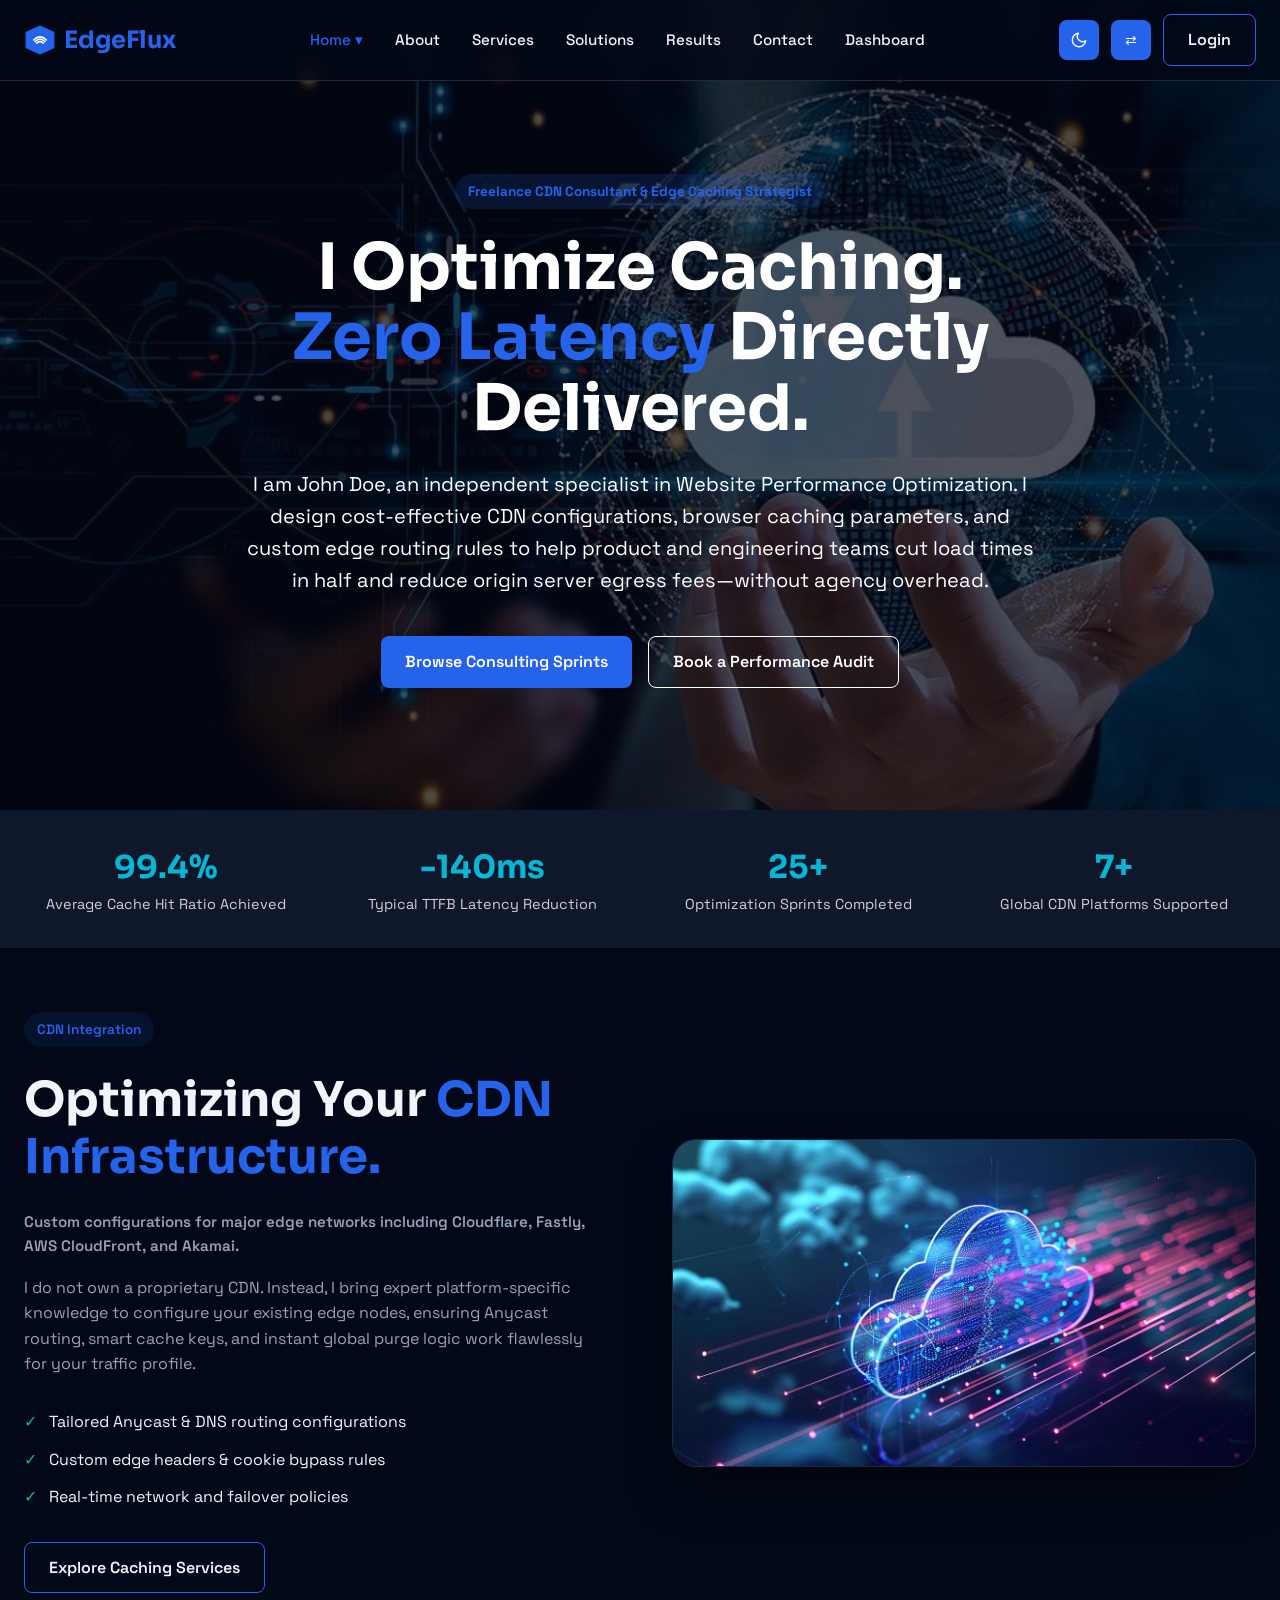
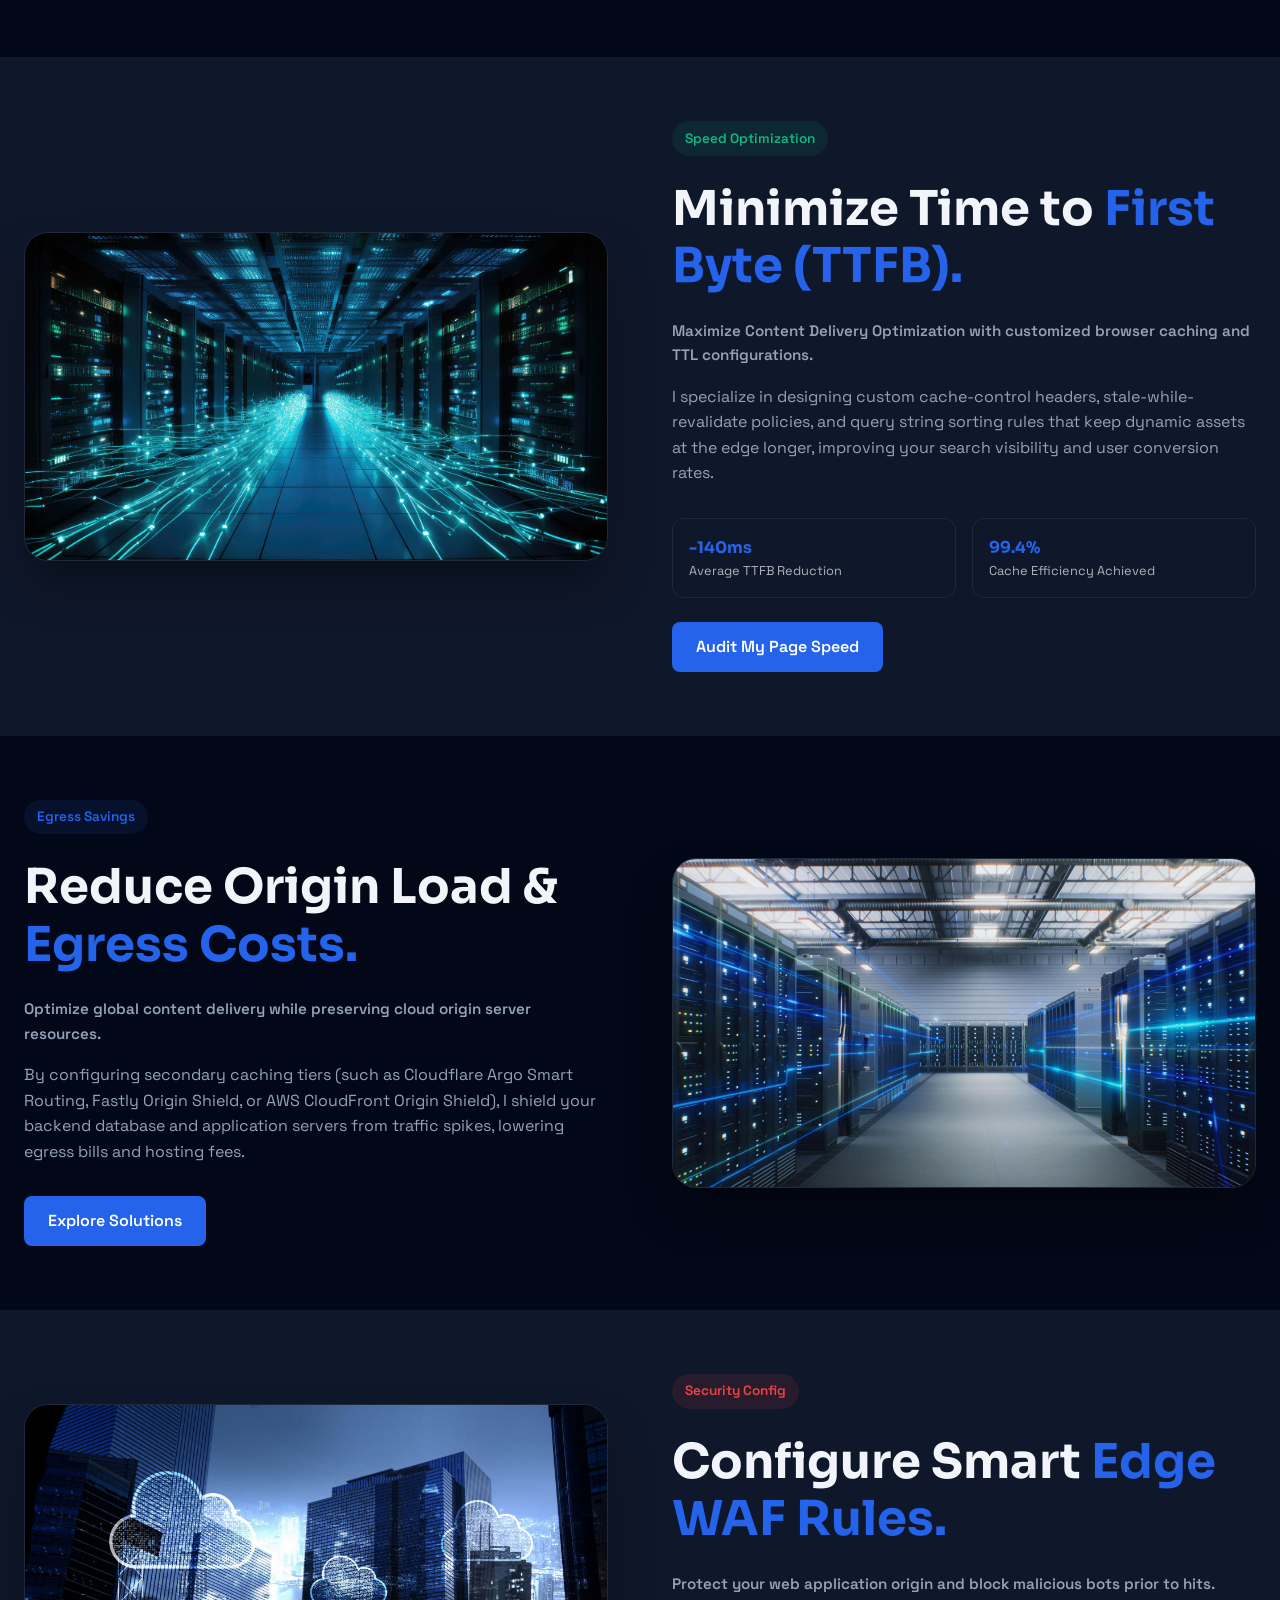
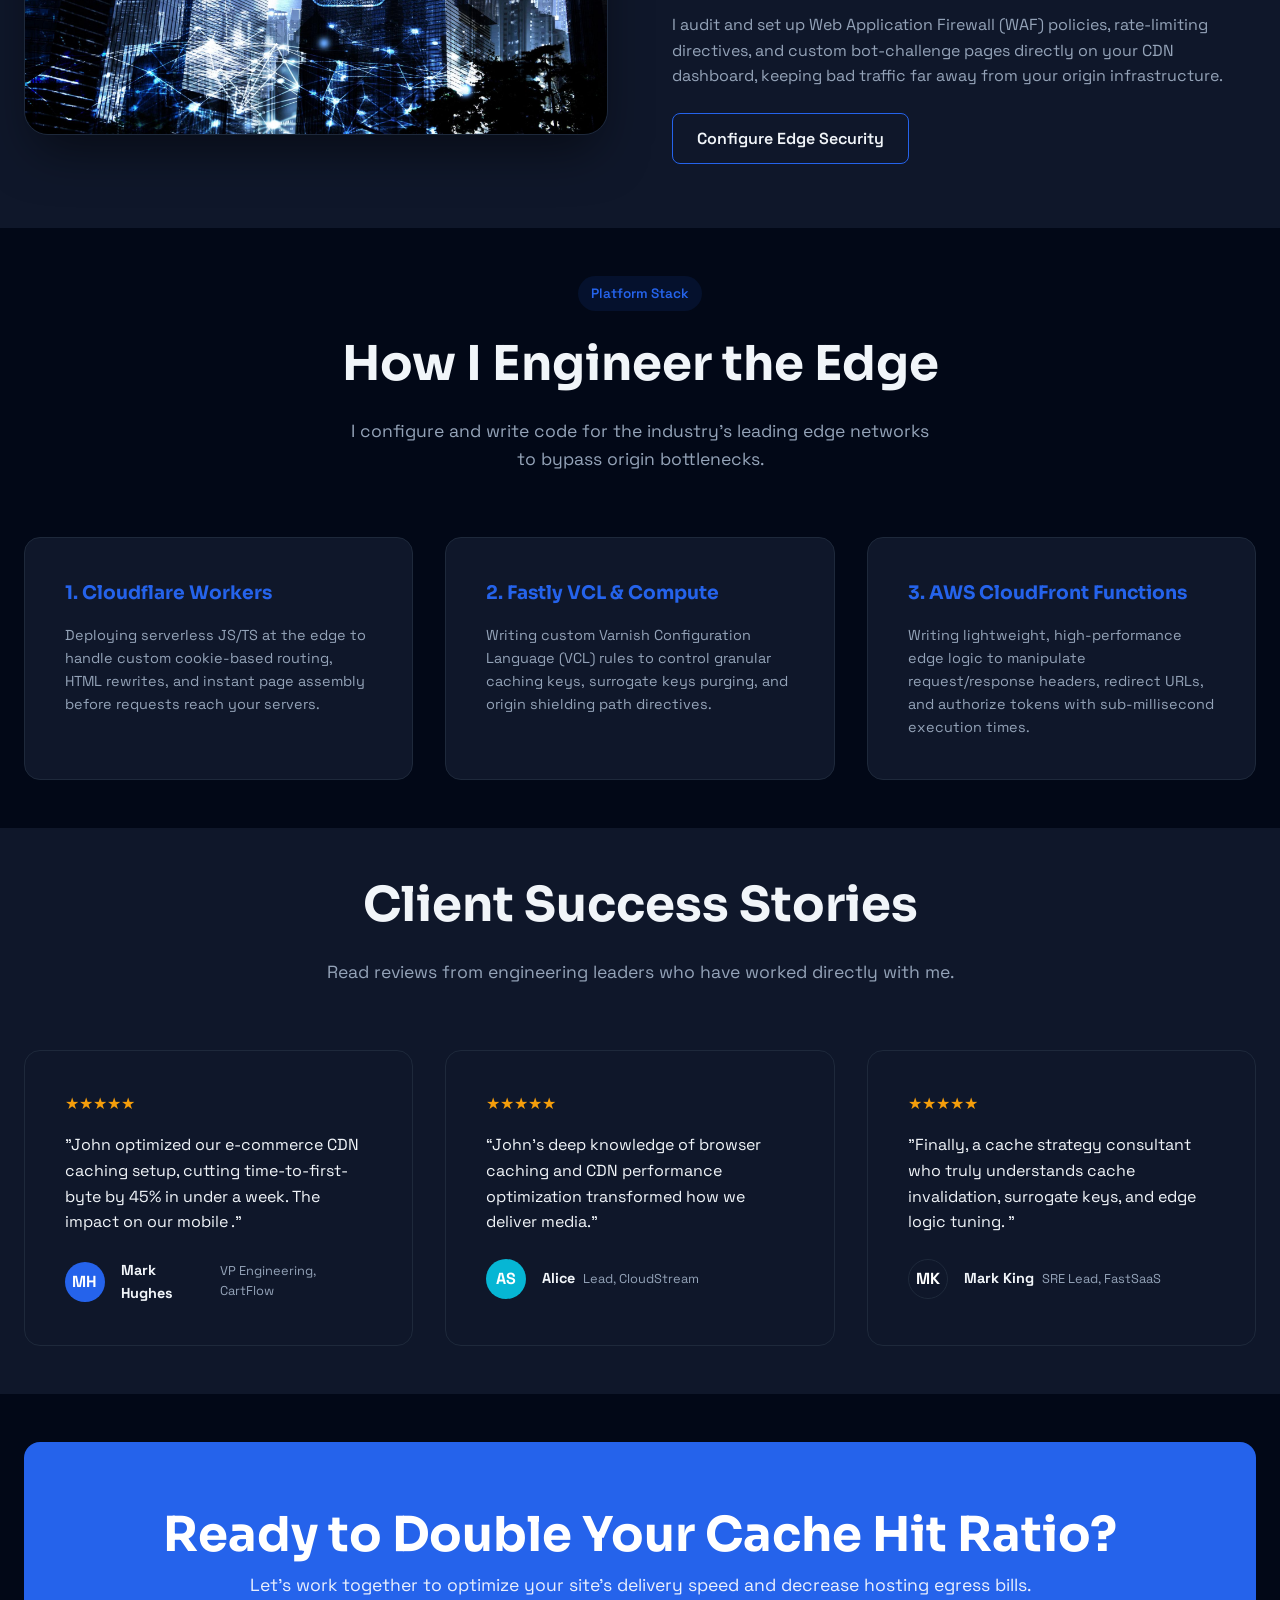
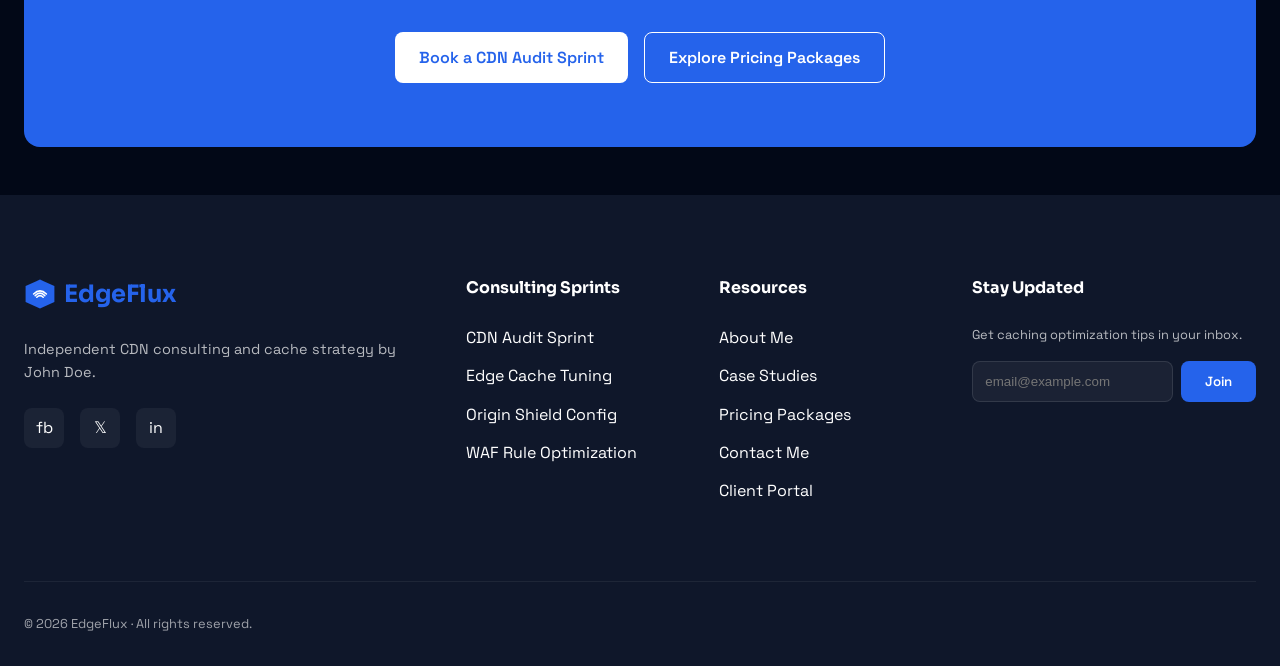
<file: index.html>
<!DOCTYPE html>
<html lang="en" data-theme="dark" dir="ltr">

<head>
    <meta charset="UTF-8">
    <meta name="viewport" content="width=device-width, initial-scale=1.0">
    <title>Freelance CDN Consultant & Edge Caching Strategist | EdgeFlux by John Doe</title>
    <meta name="description"
        content="Independent CDN performance optimization and cache strategy consultant. I help SaaS, E-commerce, and Media platforms configure Cloudflare, Fastly, and CloudFront to eliminate latency.">

    <!-- Favicon -->
    <link rel="icon"
        href="data:image/svg+xml,<svg xmlns=%22http://www.w3.org/2000/svg%22 viewBox=%220 0 100 100%22><polygon points=%2250,5 95,25 95,75 50,95 5,75 5,25%22 fill=%22%232563EB%22/><path d=%22M30,50 Q50,30 70,50 M35,55 Q50,40 65,55 M40,60 Q50,50 60,60%22 fill=%22none%22 stroke=%22white%22 stroke-width=%224%22/></svg>">

    <link rel="stylesheet" href="assets/css/style.css">
</head>

<body>

    <!-- Header -->
    <header>
        <div class="container">
            <nav class="nav-wrapper">
                <a href="index.html" class="logo">
                    <svg width="32" height="32" viewBox="0 0 100 100" fill="none" xmlns="http://www.w3.org/2000/svg">
                        <polygon points="50,5 95,25 95,75 50,95 5,75 5,25" fill="#2563EB" />
                        <path d="M30,50 Q50,30 70,50 M35,55 Q50,40 65,55 M40,60 Q50,50 60,60" stroke="white"
                            stroke-width="5" stroke-linecap="round" />
                    </svg>
                    EdgeFlux
                </a>

                <ul class="nav-links">
                    <li>
                        <a href="index.html">Home ▾</a>
                        <ul class="dropdown-menu">
                            <li><a href="index.html">Home 1</a></li>
                            <li><a href="home2.html">Home 2</a></li>
                        </ul>
                    </li>
                    <li><a href="about.html">About</a></li>
                    <li><a href="services.html">Services</a></li>
                    <li><a href="solutions.html">Solutions</a></li>
                    <li><a href="results.html">Results</a></li>
                    <li><a href="contact.html">Contact</a></li>
                    <li><a href="dashboard.html">Dashboard</a></li>
                </ul>

                <div class="nav-controls">
                    <button class="btn-icon" id="theme-toggle" title="Toggle Theme">🌙</button>
                    <button class="btn-icon" id="rtl-toggle" title="Toggle RTL">⇄</button>
                    <a href="login.html" class="btn btn-outline">Login</a>
                    <button class="btn-icon mobile-toggle" id="menu-toggle">☰</button>
                </div>
            </nav>
        </div>
    </header>

    <!-- Mobile Navigation Overlay -->
    <div id="mobile-nav" class="mobile-nav-overlay">
        <div class="mobile-nav-header">
            <a href="index.html" class="logo">
                <svg width="32" height="32" viewBox="0 0 100 100" fill="none" xmlns="http://www.w3.org/2000/svg">
                    <polygon points="50,5 95,25 95,75 50,95 5,75 5,25" fill="#2563EB" />
                    <path d="M30,50 Q50,30 70,50 M35,55 Q50,40 65,55 M40,60 Q50,50 60,60" stroke="white"
                        stroke-width="5" stroke-linecap="round" />
                </svg>
                EdgeFlux
            </a>
            <button class="btn-icon" id="close-menu"
                style="background:none; border:none; font-size: 1.5rem; color: var(--text);">✕</button>
        </div>
        <div class="mobile-nav-content">
            <ul class="mobile-links">
                <li><a href="index.html">Home 1</a></li>
                <li><a href="home2.html">Home 2</a></li>
                <li><a href="about.html">About</a></li>
                <li><a href="services.html">Services</a></li>
                <li><a href="solutions.html">Solutions</a></li>
                <li><a href="results.html">Results</a></li>
                <li><a href="contact.html">Contact</a></li>
                <li><a href="dashboard.html">Dashboard</a></li>
            </ul>
        </div>
        <div class="mobile-nav-footer">
            <div class="mobile-controls">
                <button class="btn-icon" id="theme-toggle-mob" title="Toggle Theme">🌙</button>
                <button class="btn-icon" id="rtl-toggle-mob" title="Toggle RTL">⇄</button>
            </div>
            <a href="login.html" class="btn btn-primary" style="justify-content: center;">Login</a>
        </div>
    </div>

    <!-- Hero Section -->
    <section class="hero" style="background-image: url('assets/images/home1-hero.jpg');">
        <div class="container">
            <div class="hero-content fade-in">
                <span class="badge"
                    style="background: rgba(37, 99, 235, 0.15); color: var(--primary); font-weight: 700;">Freelance CDN
                    Consultant & Edge Caching Strategist</span>
                <h1>I Optimize Caching. <br><span style="color: var(--primary);">Zero Latency</span> Directly Delivered.
                </h1>
                <p>I am John Doe, an independent specialist in Website Performance Optimization. I design cost-effective
                    CDN configurations, browser caching parameters, and custom edge routing rules to help product and
                    engineering teams cut load times in half and reduce origin server egress fees—without agency
                    overhead.</p>
                <div class="hero-actions">
                    <a href="results.html" class="btn btn-primary">Browse Consulting Sprints</a>
                    <a href="contact.html" class="btn btn-outline" style="border-color: white; color: white;">Book a
                        Performance Audit</a>
                </div>
            </div>
        </div>
    </section>

    <!-- Stats Bar -->
    <section class="stats-bar">
        <div class="container">
            <div class="stats-grid fade-in">
                <div class="stat-item">
                    <h3>99.4%</h3>
                    <p>Average Cache Hit Ratio Achieved</p>
                </div>
                <div class="stat-item">
                    <h3>-140ms</h3>
                    <p>Typical TTFB Latency Reduction</p>
                </div>
                <div class="stat-item">
                    <h3>25+</h3>
                    <p>Optimization Sprints Completed</p>
                </div>
                <div class="stat-item">
                    <h3>7+</h3>
                    <p>Global CDN Platforms Supported</p>
                </div>
            </div>
        </div>
    </section>

    <!-- Feature Section 1: Platform Optimization -->
    <section class="feature-section">
        <div class="container">
            <div class="feature-grid fade-in">
                <div class="feature-text">
                    <span class="badge">CDN Integration</span>
                    <h2>Optimizing Your <span style="color: var(--primary);">CDN Infrastructure.</span></h2>
                    <p style="color: var(--muted); font-size: 0.95rem; margin-bottom: 1rem; font-weight: 600;">Custom
                        configurations for major edge networks including Cloudflare, Fastly, AWS CloudFront, and Akamai.
                    </p>
                    <p style="color: var(--muted); margin-bottom: 2rem;">I do not own a proprietary CDN. Instead, I
                        bring expert platform-specific knowledge to configure your existing edge nodes, ensuring Anycast
                        routing, smart cache keys, and instant global purge logic work flawlessly for your traffic
                        profile.</p>
                    <ul style="list-style: none; margin-bottom: 2rem;">
                        <li style="margin-bottom: 0.75rem; display: flex; gap: 0.75rem; align-items: center;">
                            <span style="color: var(--success);">✓</span> Tailored Anycast & DNS routing configurations
                        </li>
                        <li style="margin-bottom: 0.75rem; display: flex; gap: 0.75rem; align-items: center;">
                            <span style="color: var(--success);">✓</span> Custom edge headers & cookie bypass rules
                        </li>
                        <li style="margin-bottom: 0.75rem; display: flex; gap: 0.75rem; align-items: center;">
                            <span style="color: var(--success);">✓</span> Real-time network and failover policies
                        </li>
                    </ul>
                    <a href="services.html" class="btn btn-outline">Explore Caching Services</a>
                </div>
                <div class="feature-img">
                    <img src="assets/images/edge-node.jpg" alt="Edge Network Caching Optimization">
                </div>
            </div>
        </div>
    </section>

    <!-- Feature Section 2: Latency -->
    <section class="feature-section" style="background: var(--card);">
        <div class="container">
            <div class="feature-grid reverse fade-in">
                <div class="feature-img">
                    <img src="assets/images/latency.jpg" alt="Latency Optimization Diagnostics">
                </div>
                <div class="feature-text">
                    <span class="badge success">Speed Optimization</span>
                    <h2>Minimize Time to <span style="color: var(--primary);">First Byte (TTFB).</span></h2>
                    <p style="color: var(--muted); font-size: 0.95rem; margin-bottom: 1rem; font-weight: 600;">Maximize
                        Content Delivery Optimization with customized browser caching and TTL configurations.</p>
                    <p style="color: var(--muted); margin-bottom: 2rem;">I specialize in designing custom cache-control
                        headers, stale-while-revalidate policies, and query string sorting rules that keep dynamic
                        assets at the edge longer, improving your search visibility and user conversion rates.</p>
                    <div class="grid-cards" style="grid-template-columns: 1fr 1fr; gap: 1rem;">
                        <div style="padding: 1rem; border: 1px solid var(--border); border-radius: 12px;">
                            <h4 style="color: var(--primary);">-140ms</h4>
                            <p style="font-size: 0.8rem; opacity: 0.7;">Average TTFB Reduction</p>
                        </div>
                        <div style="padding: 1rem; border: 1px solid var(--border); border-radius: 12px;">
                            <h4 style="color: var(--primary);">99.4%</h4>
                            <p style="font-size: 0.8rem; opacity: 0.7;">Cache Efficiency Achieved</p>
                        </div>
                    </div>
                    <a href="contact.html?service=performance" class="btn btn-primary"
                        style="margin-top: 1.5rem; display: inline-flex;">Audit My Page Speed</a>
                </div>
            </div>
        </div>
    </section>

    <!-- Feature Section 3: Global Delivery -->
    <section class="feature-section">
        <div class="container">
            <div class="feature-grid fade-in">
                <div class="feature-text">
                    <span class="badge">Egress Savings</span>
                    <h2>Reduce Origin Load & <span style="color: var(--primary);">Egress Costs.</span></h2>
                    <p style="color: var(--muted); font-size: 0.95rem; margin-bottom: 1rem; font-weight: 600;">Optimize
                        global content delivery while preserving cloud origin server resources.</p>
                    <p style="color: var(--muted); margin-bottom: 2rem;">By configuring secondary caching tiers (such as
                        Cloudflare Argo Smart Routing, Fastly Origin Shield, or AWS CloudFront Origin Shield), I shield
                        your backend database and application servers from traffic spikes, lowering egress bills and
                        hosting fees.</p>
                    <a href="solutions.html" class="btn btn-primary">Explore Solutions</a>
                </div>
                <div class="feature-img">
                    <img src="assets/images/global.jpg" alt="Global Delivery">
                </div>
            </div>
        </div>
    </section>

    <!-- Feature Section 4: Security -->
    <section class="feature-section" style="background: var(--card);">
        <div class="container">
            <div class="feature-grid reverse fade-in">
                <div class="feature-img">
                    <img src="assets/images/security.jpg" alt="Edge security and WAF tuning">
                </div>
                <div class="feature-text">
                    <span class="badge" style="background: rgba(239, 68, 68, 0.1); color: var(--danger);">Security
                        Config</span>
                    <h2>Configure Smart <span style="color: var(--primary);">Edge WAF Rules.</span></h2>
                    <p style="color: var(--muted); font-size: 0.95rem; margin-bottom: 1rem; font-weight: 600;">Protect
                        your web application origin and block malicious bots prior to hits.</p>
                    <p style="color: var(--muted); ">I audit and set up Web Application Firewall
                        (WAF) policies, rate-limiting directives, and custom bot-challenge pages directly on your CDN
                        dashboard, keeping bad traffic far away from your origin infrastructure.</p>

                    <a href="contact.html?service=security" class="btn btn-outline"
                        style="margin-top: 1.5rem; display: inline-flex;">Configure Edge Security</a>
                </div>
            </div>
        </div>
    </section>

    <!-- Added Content Section: Technical Caching Stack -->
    <section class="tech-stack-section" style="background: var(--bg);">
        <div class="container">
            <div class="section-header" style="text-align: center; margin-bottom: 4rem;">
                <span class="badge">Platform Stack</span>
                <h2>How I Engineer the Edge</h2>
                <p style="color: var(--muted); max-width: 600px; margin: 1rem auto 0; font-size: 1.1rem;">I configure
                    and write code for the industry's leading edge networks to bypass origin bottlenecks.</p>
            </div>
            <div class="grid-cards home1-tech-grid" style="grid-template-columns: repeat(3, 1fr); gap: 2rem;">
                <div class="card fade-in" style="background: var(--card);">
                    <h3 style="color: var(--primary); margin-bottom: 1rem;">1. Cloudflare Workers</h3>
                    <p style="font-size: 0.9rem; color: var(--muted);">Deploying serverless JS/TS at the edge to handle
                        custom cookie-based routing, HTML rewrites, and instant page assembly before requests reach your
                        servers.</p>
                </div>
                <div class="card fade-in" style="background: var(--card);">
                    <h3 style="color: var(--primary); margin-bottom: 1rem;">2. Fastly VCL & Compute</h3>
                    <p style="font-size: 0.9rem; color: var(--muted);">Writing custom Varnish Configuration Language
                        (VCL) rules to control granular caching keys, surrogate keys purging, and origin shielding path
                        directives.</p>
                </div>
                <div class="card fade-in" style="background: var(--card);">
                    <h3 style="color: var(--primary); margin-bottom: 1rem;">3. AWS CloudFront Functions</h3>
                    <p style="font-size: 0.9rem; color: var(--muted);">Writing lightweight, high-performance edge logic
                        to manipulate request/response headers, redirect URLs, and authorize tokens with sub-millisecond
                        execution times.</p>
                </div>
            </div>
        </div>
    </section>


    <!-- Testimonials -->
    <section class="testimonials home1-testimonials" style="background: var(--card);">
        <div class="container">
            <div class="section-header" style="text-align: center; margin-bottom: 4rem;">
                <h2 class="fade-in">Client Success Stories</h2>
                <p class="fade-in" style="color: var(--muted); font-size: 1.1rem;">Read reviews from engineering leaders
                    who have worked directly with me.</p>
            </div>
            <div class="grid-cards">
                <div class="card fade-in">
                    <div style="color: var(--warning); margin-bottom: 1rem;">★★★★★</div>
                    <p>"John optimized our e-commerce CDN caching setup, cutting time-to-first-byte by 45% in under a
                        week. The impact on our mobile ."</p>
                    <div style="display: flex; align-items: center; gap: 1rem; margin-top: 1.5rem;">
                        <div
                            style="width: 40px; height: 40px; background: var(--primary); border-radius: 50%; display: flex; align-items: center; justify-content: center; font-weight: 700; color: white;">
                            MH</div>
                        <div class="author-info">
                            <p style="font-weight: 700; font-size: 0.9rem;">Mark Hughes</p>
                            <p style="font-size: 0.8rem; color: var(--muted);">VP Engineering, CartFlow</p>
                        </div>
                    </div>
                </div>
                <div class="card fade-in">
                    <div style="color: var(--warning); margin-bottom: 1rem;">★★★★★</div>
                    <p>“John's deep knowledge of browser caching and CDN performance optimization transformed how we
                        deliver media.”</p>
                    <div style="display: flex; align-items: center; gap: 1rem; margin-top: 1.5rem;">
                        <div
                            style="width: 40px; height: 40px; background: var(--accent); border-radius: 50%; display: flex; align-items: center; justify-content: center; font-weight: 700; color: white;">
                            AS</div>
                        <div class="author-info">
                            <p style="font-weight: 700; font-size: 0.9rem;">Alice</p>
                            <p style="font-size: 0.8rem; color: var(--muted);"> Lead, CloudStream</p>
                        </div>
                    </div>
                </div>
                <div class="card fade-in">
                    <div style="color: var(--warning); margin-bottom: 1rem;">★★★★★</div>
                    <p>"Finally, a cache strategy consultant who truly understands cache invalidation, surrogate keys,
                        and edge logic tuning. "</p>
                    <div style="display: flex; align-items: center; gap: 1rem; margin-top: 1.5rem;">
                        <div
                            style="width: 40px; height: 40px; background: var(--secondary); border-radius: 50%; border: 1px solid var(--border); display: flex; align-items: center; justify-content: center; font-weight: 700; color: white;">
                            MK</div>
                        <div class="author-info">
                            <p style="font-weight: 700; font-size: 0.9rem;">Mark King</p>
                            <p style="font-size: 0.8rem; color: var(--muted);">SRE Lead, FastSaaS</p>
                        </div>
                    </div>
                </div>
            </div>
        </div>
    </section>

    <!-- CTA Banner -->
    <section class="cta-banner">
        <div class="container">
            <div class="card fade-in"
                style="background: var(--primary); color: white; text-align: center; border: none; padding: 4rem 2rem;">
                <h2 style="margin-bottom: 0.5rem;">Ready to Double Your Cache Hit Ratio?</h2>
                <p style="font-size: 1.1rem; margin-bottom: 2rem; opacity: 0.9;">Let's work together to optimize your
                    site's delivery speed and decrease hosting egress bills.</p>
                <div style="display: flex; justify-content: center; gap: 1rem; flex-wrap: wrap;">
                    <a href="contact.html" class="btn" style="background: white; color: var(--primary);">Book a CDN
                        Audit Sprint</a>
                    <a href="pricing.html" class="btn btn-outline" style="border-color: white; color: white;">Explore
                        Pricing Packages</a>
                </div>
            </div>
        </div>
    </section>

    <!-- Footer -->
    <footer>
        <div class="container">
            <div class="footer-grid">
                <div class="footer-col">
                    <a href="index.html" class="logo" style="margin-bottom: 1.5rem;">
                        <svg width="32" height="32" viewBox="0 0 100 100" fill="none"
                            xmlns="http://www.w3.org/2000/svg">
                            <polygon points="50,5 95,25 95,75 50,95 5,75 5,25" fill="#2563EB" />
                            <path d="M30,50 Q50,30 70,50 M35,55 Q50,40 65,55 M40,60 Q50,50 60,60" stroke="white"
                                stroke-width="5" stroke-linecap="round" />
                        </svg>
                        EdgeFlux
                    </a>
                    <p style="opacity: 0.7; font-size: 0.9rem;">Independent CDN consulting and cache strategy by John
                        Doe.
                    </p>
                    <div class="social-icons">
                        <a href="#" class="social-icon">fb</a>
                        <a href="#" class="social-icon">𝕏</a>
                        <a href="#" class="social-icon">in</a>
                    </div>
                </div>
                <div class="footer-col">
                    <h4>Consulting Sprints</h4>
                    <ul class="footer-links">
                        <li><a href="services.html">CDN Audit Sprint</a></li>
                        <li><a href="services.html">Edge Cache Tuning</a></li>
                        <li><a href="services.html">Origin Shield Config</a></li>
                        <li><a href="services.html">WAF Rule Optimization</a></li>
                    </ul>
                </div>
                <div class="footer-col">
                    <h4>Resources</h4>
                    <ul class="footer-links">
                        <li><a href="about.html">About Me</a></li>
                        <li><a href="results.html">Case Studies</a></li>
                        <li><a href="pricing.html">Pricing Packages</a></li>
                        <li><a href="contact.html">Contact Me</a></li>
                        <li><a href="dashboard.html">Client Portal</a></li>
                    </ul>
                </div>
                <div class="footer-col">
                    <h4>Stay Updated</h4>
                    <p style="font-size: 0.8rem; margin-bottom: 1rem; opacity: 0.7;">Get caching optimization tips in
                        your inbox.</p>
                    <form style="display: flex; gap: 0.5rem;">
                        <input type="email" placeholder="email@example.com"
                            style="background: rgba(255,255,255,0.05); border: 1px solid rgba(255,255,255,0.1); padding: 0.75rem; border-radius: 8px; flex: 1; color: white;">
                        <button class="btn btn-primary">Join</button>
                    </form>
                </div>
            </div>
            <div
                style="border-top: 1px solid rgba(255,255,255,0.1); padding-top: 2rem; display: flex; justify-content: space-between; font-size: 0.8rem; opacity: 0.6;">
                <p>© 2026 EdgeFlux · All rights reserved.</p>
            </div>
        </div>
    </footer>

    <button id="back-to-top">↑</button>

    <script src="assets/js/main.js"></script>
</body>

</html>
</file>
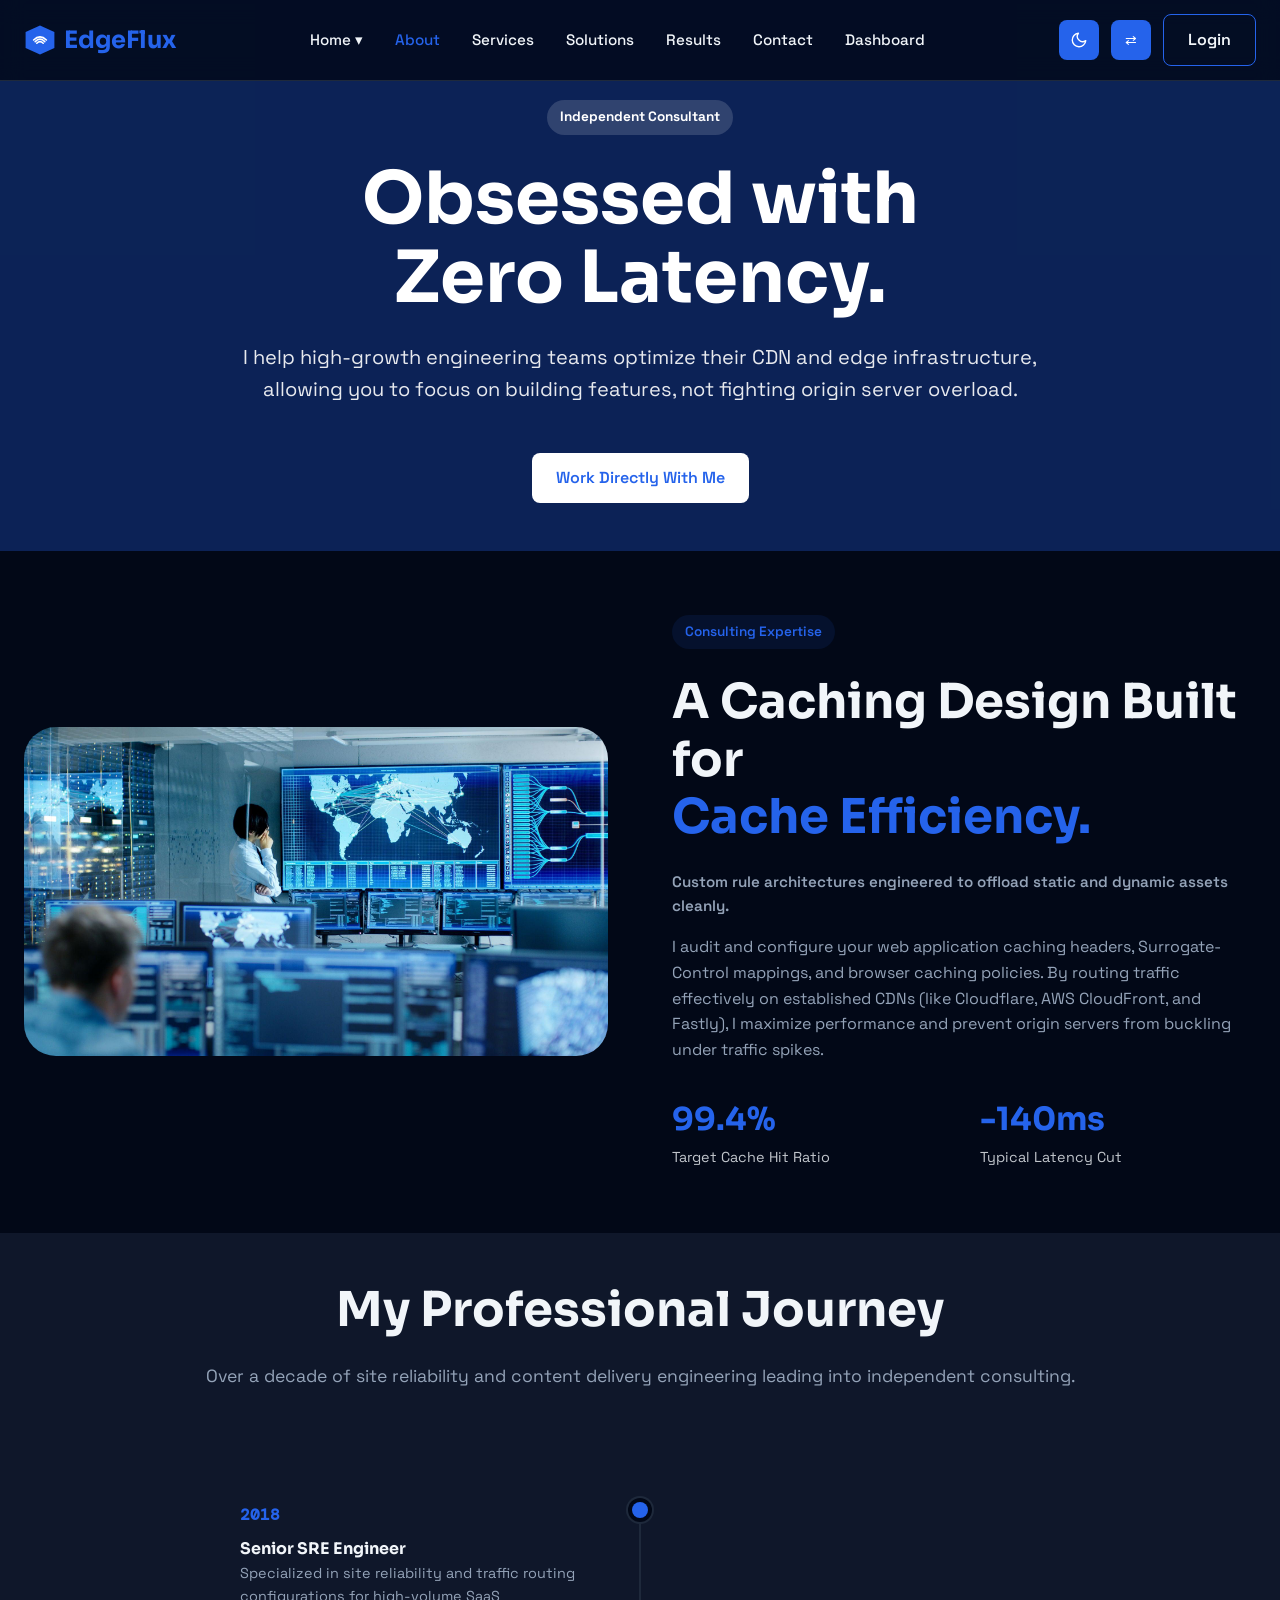
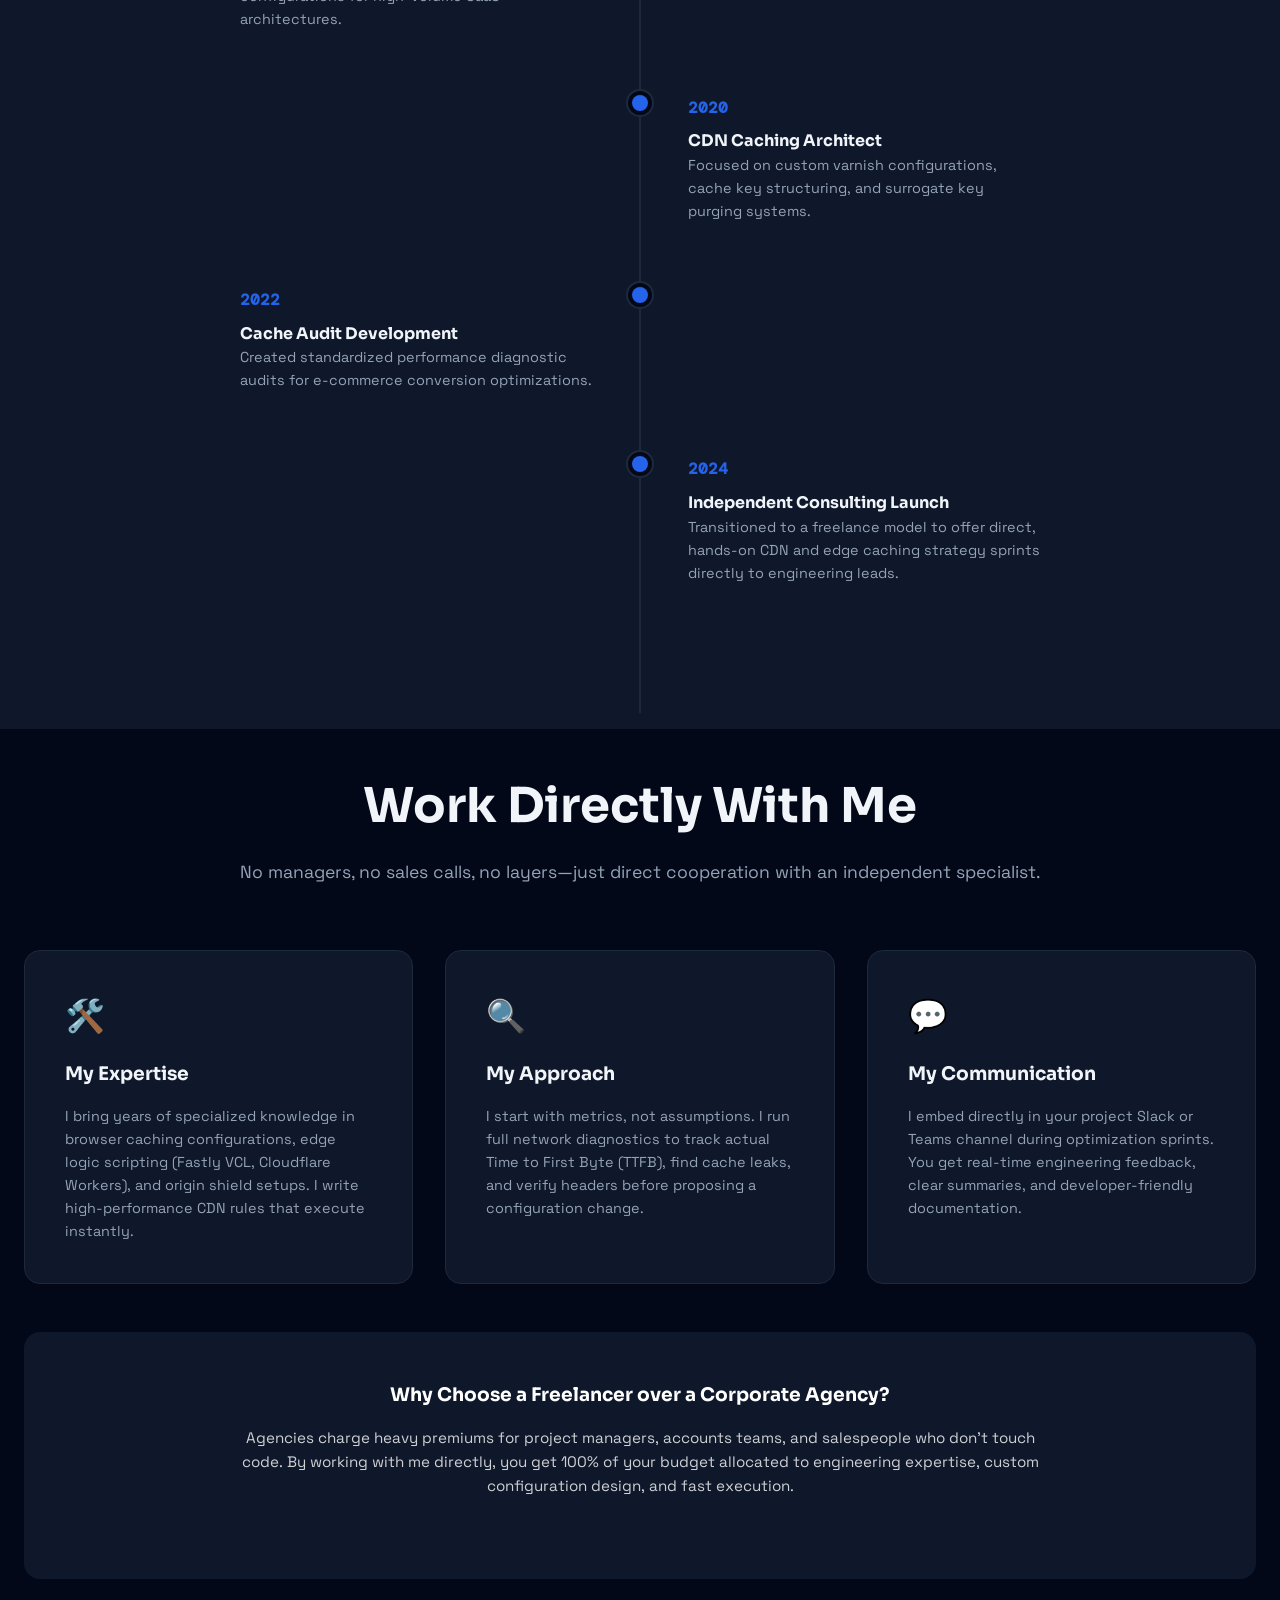
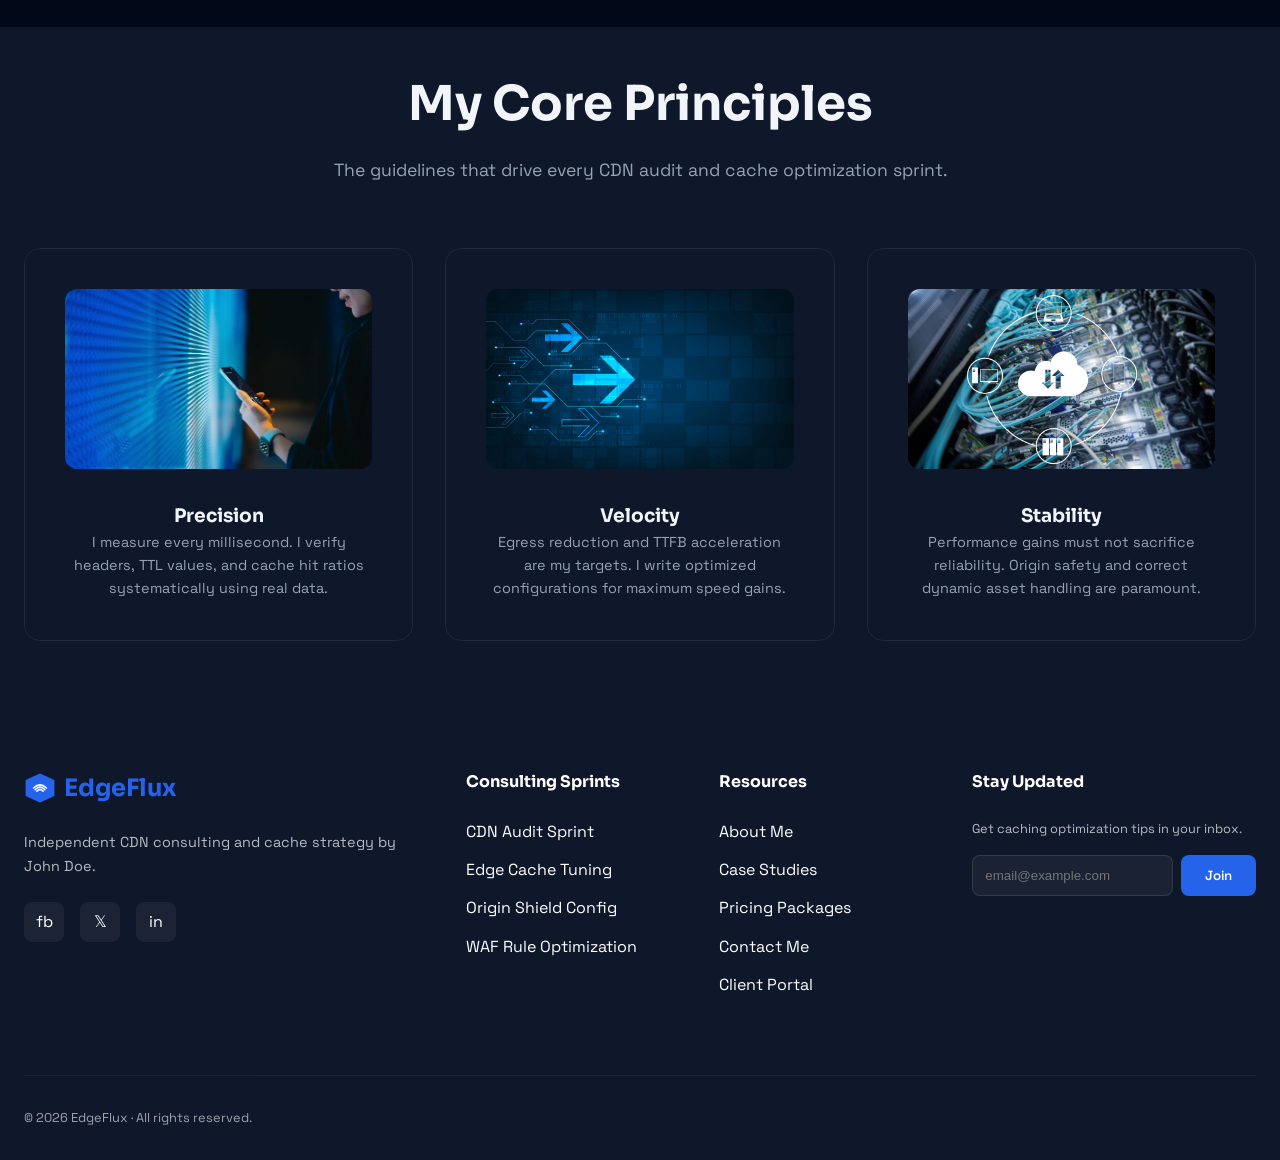
<file: about.html>
<!DOCTYPE html>
<html lang="en" data-theme="dark" dir="ltr">

<head>
    <meta charset="UTF-8">
    <meta name="viewport" content="width=device-width, initial-scale=1.0">
    <title>About Me | John Doe - Freelance CDN & Edge Caching Strategist</title>
    <link rel="icon"
        href="data:image/svg+xml,<svg xmlns=%22http://www.w3.org/2000/svg%22 viewBox=%220 0 100 100%22><polygon points=%2250,5 95,25 95,75 50,95 5,75 5,25%22 fill=%22%232563EB%22/><path d=%22M30,50 Q50,30 70,50 M35,55 Q50,40 65,55 M40,60 Q50,50 60,60%22 fill=%22none%22 stroke=%22white%22 stroke-width=%224%22/></svg>">
    <link rel="stylesheet" href="assets/css/style.css">
    <style>
        .timeline {
            position: relative;
            max-width: 800px;
            margin: 0 auto;
            padding: 2rem 0;
        }

        .timeline::before {
            content: '';
            position: absolute;
            left: 50%;
            width: 2px;
            height: 100%;
            background: var(--border);
            transform: translateX(-50%);
        }

        .timeline-item {
            margin-bottom: 4rem;
            position: relative;
            width: 50%;
            padding-right: 3rem;
        }

        .timeline-item:nth-child(even) {
            margin-left: 50%;
            padding-right: 0;
            padding-left: 3rem;
        }

        .timeline-dot {
            position: absolute;
            right: -8px;
            top: 0;
            width: 16px;
            height: 16px;
            background: var(--primary);
            border-radius: 50%;
            box-shadow: 0 0 0 4px var(--bg), 0 0 0 6px var(--border);
        }

        .timeline-item:nth-child(even) .timeline-dot {
            right: auto;
            left: -8px;
        }

        .timeline-date {
            font-family: 'DM Mono', monospace;
            color: var(--primary);
            font-weight: 700;
            margin-bottom: 0.5rem;
        }

        .team-img {
            width: 120px;
            height: 120px;
            border-radius: 50%;
            object-fit: cover;
            margin: 0 auto 1.5rem;
            border: 4px solid var(--border);
            transition: var(--transition);
        }

        .card:hover .team-img {
            border-color: var(--primary);
            transform: scale(1.05);
        }

        .value-img {
            width: 100%;
            height: 180px;
            object-fit: cover;
            border-radius: 12px;
            margin-bottom: 1.5rem;
        }
    </style>
</head>

<body>

    <header>
        <div class="container">
            <nav class="nav-wrapper">
                <a href="index.html" class="logo">
                    <svg width="32" height="32" viewBox="0 0 100 100" fill="none" xmlns="http://www.w3.org/2000/svg">
                        <polygon points="50,5 95,25 95,75 50,95 5,75 5,25" fill="#2563EB" />
                        <path d="M30,50 Q50,30 70,50 M35,55 Q50,40 65,55 M40,60 Q50,50 60,60" stroke="white"
                            stroke-width="5" stroke-linecap="round" />
                    </svg>
                    EdgeFlux
                </a>
                <ul class="nav-links">
                    <li>
                        <a href="index.html">Home ▾</a>
                        <ul class="dropdown-menu">
                            <li><a href="index.html">Home 1</a></li>
                            <li><a href="home2.html">Home 2</a></li>
                        </ul>
                    </li>
                    <li><a href="about.html">About</a></li>
                    <li><a href="services.html">Services</a></li>
                    <li><a href="solutions.html">Solutions</a></li>
                    <li><a href="results.html">Results</a></li>
                    <li><a href="contact.html">Contact</a></li>
                    <li><a href="dashboard.html">Dashboard</a></li>
                </ul>
                <div class="nav-controls">
                    <button class="btn-icon" id="theme-toggle" title="Toggle Theme">🌙</button>
                    <button class="btn-icon" id="rtl-toggle" title="Toggle RTL">⇄</button>
                    <a href="login.html" class="btn btn-outline">Login</a>
                    <button class="btn-icon mobile-toggle" id="menu-toggle">☰</button>
                </div>
            </nav>
        </div>
    </header>

    <!-- Mobile Navigation Overlay -->
    <div id="mobile-nav" class="mobile-nav-overlay">
        <div class="mobile-nav-header">
            <a href="index.html" class="logo">
                <svg width="32" height="32" viewBox="0 0 100 100" fill="none" xmlns="http://www.w3.org/2000/svg">
                    <polygon points="50,5 95,25 95,75 50,95 5,75 5,25" fill="#2563EB" />
                    <path d="M30,50 Q50,30 70,50 M35,55 Q50,40 65,55 M40,60 Q50,50 60,60" stroke="white"
                        stroke-width="5" stroke-linecap="round" />
                </svg>
                EdgeFlux
            </a>
            <button class="btn-icon" id="close-menu"
                style="background:none; border:none; font-size: 1.5rem; color: var(--text);">✕</button>
        </div>
        <div class="mobile-nav-content">
            <ul class="mobile-links">
                <li><a href="index.html">Home 1</a></li>
                <li><a href="home2.html">Home 2</a></li>
                <li><a href="about.html">About</a></li>
                <li><a href="services.html">Services</a></li>
                <li><a href="solutions.html">Solutions</a></li>
                <li><a href="results.html">Results</a></li>
                <li><a href="contact.html">Contact</a></li>
                <li><a href="dashboard.html">Dashboard</a></li>
            </ul>
        </div>
        <div class="mobile-nav-footer">
            <div class="mobile-controls">
                <button class="btn-icon" id="theme-toggle-mob" title="Toggle Theme">🌙</button>
                <button class="btn-icon" id="rtl-toggle-mob" title="Toggle RTL">⇄</button>
            </div>
            <a href="login.html" class="btn btn-primary" style="justify-content: center;">Login</a>
        </div>
    </div>

    <!-- 1. Hero Section -->
    <section class="hero" style="min-height: 60vh; background-color: #2563EB; color: white; text-align: center;">
        <div class="container">
            <div class="fade-in" style="max-width: 800px; margin: 0 auto;">
                <span class="badge" style="background: rgba(255, 255, 255, 0.15); color: white; font-weight: 700;">Independent Consultant</span>
                <h1 style="color: white; font-size: clamp(3rem, 6vw, 4.5rem); margin-bottom: 1.5rem;">Obsessed with
                    <br>Zero Latency.</h1>
                <p style="color: rgba(255,255,255,0.9); font-size: 1.25rem; margin-bottom: 3rem;">I help high-growth engineering teams optimize their CDN and edge infrastructure, allowing you to focus on building features, not fighting origin server overload.</p>
                <div style="display: flex; justify-content: center; gap: 1rem;">
                    <a href="contact.html" class="btn" style="background: white; color: #2563EB;">Work Directly With Me</a>
                </div>
            </div>
        </div>
    </section>

    <!-- 2. Caching Strategy Section -->
    <section class="feature-section">
        <div class="container">
            <div class="feature-grid fade-in">
                <div class="feature-img" style="border: none; box-shadow: none;">
                    <img src="assets/images/abt-img.jpg" alt="Optimizing Cloudflare and Fastly edge nodes" style="border-radius: 32px;">
                </div>
                <div class="feature-text">
                    <span class="badge">Consulting Expertise</span>
                    <h2>A Caching Design Built for <br><span style="color: var(--primary);">Cache Efficiency.</span></h2>
                    <p style="color: var(--muted); font-size: 0.95rem; margin-bottom: 1rem; font-weight: 600;">Custom rule architectures engineered to offload static and dynamic assets cleanly.</p>
                    <p style="color: var(--muted); margin-bottom: 2rem;">I audit and configure your web application caching headers, Surrogate-Control mappings, and browser caching policies. By routing traffic effectively on established CDNs (like Cloudflare, AWS CloudFront, and Fastly), I maximize performance and prevent origin servers from buckling under traffic spikes.</p>
                    <div style="display: grid; grid-template-columns: 1fr 1fr; gap: 2rem;">
                        <div class="stat-item">
                            <h3 style="color: var(--primary);">99.4%</h3>
                            <p style="font-size: 0.9rem;">Target Cache Hit Ratio</p>
                        </div>
                        <div class="stat-item">
                            <h3 style="color: var(--primary);">-140ms</h3>
                            <p style="font-size: 0.9rem;">Typical Latency Cut</p>
                        </div>
                    </div>
                </div>
            </div>
        </div>
    </section>

    <!-- 3. Evolution Section -->
    <section id="evolution" style="background: var(--card);">
        <div class="container">
            <div class="section-header" style="text-align: center; margin-bottom: 5rem;">
                <h2 class="fade-in">My Professional Journey</h2>
                <p class="fade-in" style="color: var(--muted); font-size: 1.1rem; margin-top: 1rem;">Over a decade of site reliability and content delivery engineering leading into independent consulting.</p>
            </div>
            <div class="timeline">
                <div class="timeline-item fade-in">
                    <div class="timeline-dot"></div>
                    <div class="timeline-date">2018</div>
                    <h4>Senior SRE Engineer</h4>
                    <p style="font-size: 0.9rem; color: var(--muted);">Specialized in site reliability and traffic routing configurations for high-volume SaaS architectures.</p>
                </div>
                <div class="timeline-item fade-in">
                    <div class="timeline-dot"></div>
                    <div class="timeline-date">2020</div>
                    <h4>CDN Caching Architect</h4>
                    <p style="font-size: 0.9rem; color: var(--muted);">Focused on custom varnish configurations, cache key structuring, and surrogate key purging systems.</p>
                </div>
                <div class="timeline-item fade-in">
                    <div class="timeline-dot"></div>
                    <div class="timeline-date">2022</div>
                    <h4>Cache Audit Development</h4>
                    <p style="font-size: 0.9rem; color: var(--muted);">Created standardized performance diagnostic audits for e-commerce conversion optimizations.</p>
                </div>
                <div class="timeline-item fade-in">
                    <div class="timeline-dot"></div>
                    <div class="timeline-date">2024</div>
                    <h4>Independent Consulting Launch</h4>
                    <p style="font-size: 0.9rem; color: var(--muted);">Transitioned to a freelance model to offer direct, hands-on CDN and edge caching strategy sprints directly to engineering leads.</p>
                </div>
            </div>
        </div>
    </section>

    <!-- 4. Work Directly With Me Section -->
    <section class="about-collaborators">
        <div class="container">
            <div class="section-header" style="text-align: center; margin-bottom: 4rem;">
                <h2 class="fade-in">Work Directly With Me</h2>
                <p class="fade-in" style="color: var(--muted); font-size: 1.1rem; margin-top: 1rem;">No managers, no sales calls, no layers—just direct cooperation with an independent specialist.</p>
            </div>
            <div class="grid-cards">
                <div class="card fade-in" style="text-align: left;">
                    <div style="font-size: 2rem; margin-bottom: 1rem;">🛠️</div>
                    <h3>My Expertise</h3>
                    <p style="font-size: 0.9rem; color: var(--muted); margin-top: 1rem;">I bring years of specialized knowledge in browser caching configurations, edge logic scripting (Fastly VCL, Cloudflare Workers), and origin shield setups. I write high-performance CDN rules that execute instantly.</p>
                </div>
                <div class="card fade-in" style="text-align: left;">
                    <div style="font-size: 2rem; margin-bottom: 1rem;">🔍</div>
                    <h3>My Approach</h3>
                    <p style="font-size: 0.9rem; color: var(--muted); margin-top: 1rem;">I start with metrics, not assumptions. I run full network diagnostics to track actual Time to First Byte (TTFB), find cache leaks, and verify headers before proposing a configuration change.</p>
                </div>
                <div class="card fade-in" style="text-align: left;">
                    <div style="font-size: 2rem; margin-bottom: 1rem;">💬</div>
                    <h3>My Communication</h3>
                    <p style="font-size: 0.9rem; color: var(--muted); margin-top: 1rem;">I embed directly in your project Slack or Teams channel during optimization sprints. You get real-time engineering feedback, clear summaries, and developer-friendly documentation.</p>
                </div>
            </div>
            <div class="card fade-in" style="margin-top: 3rem; background: var(--secondary); color: white; border: none; text-align: center; padding: 3rem;">
                <h3>Why Choose a Freelancer over a Corporate Agency?</h3>
                <p style="opacity: 0.8; max-width: 800px; margin: 1rem auto 2rem; font-size: 0.95rem;">Agencies charge heavy premiums for project managers, accounts teams, and salespeople who don't touch code. By working with me directly, you get 100% of your budget allocated to engineering expertise, custom configuration design, and fast execution.</p>
            </div>
        </div>
    </section>

    <!-- 5. Values Section -->
    <section style="background: var(--card);">
        <div class="container">
            <div class="section-header" style="text-align: center; margin-bottom: 4rem;">
                <h2 class="fade-in">My Core Principles</h2>
                <p class="fade-in" style="color: var(--muted); font-size: 1.1rem; margin-top: 1rem;">The guidelines that drive every CDN audit and cache optimization sprint.</p>
            </div>
            <div class="grid-cards about-principles-grid">
                <div class="card fade-in" style="text-align: center;">
                    <img src="assets/images/precision.jpg" alt="Precision Diagnostics" class="value-img">
                    <h3>Precision</h3>
                    <p style="font-size: 0.9rem; color: var(--muted);">I measure every millisecond. I verify headers, TTL values, and cache hit ratios systematically using real data.</p>
                </div>
                <div class="card fade-in" style="text-align: center;">
                    <img src="assets/images/velocity.jpg" alt="Velocity Optimization" class="value-img">
                    <h3>Velocity</h3>
                    <p style="font-size: 0.9rem; color: var(--muted);">Egress reduction and TTFB acceleration are my targets. I write optimized configurations for maximum speed gains.</p>
                </div>
                <div class="card fade-in" style="text-align: center;">
                    <img src="assets/images/stability.jpg" alt="Reliable Content Delivery" class="value-img">
                    <h3>Stability</h3>
                    <p style="font-size: 0.9rem; color: var(--muted);">Performance gains must not sacrifice reliability. Origin safety and correct dynamic asset handling are paramount.</p>
                </div>
            </div>
        </div>
    </section>

    <!-- Footer -->
    <footer>
        <div class="container">
            <div class="footer-grid">
                <div class="footer-col">
                    <a href="index.html" class="logo" style="margin-bottom: 1.5rem;">
                        <svg width="32" height="32" viewBox="0 0 100 100" fill="none"
                            xmlns="http://www.w3.org/2000/svg">
                            <polygon points="50,5 95,25 95,75 50,95 5,75 5,25" fill="#2563EB" />
                            <path d="M30,50 Q50,30 70,50 M35,55 Q50,40 65,55 M40,60 Q50,50 60,60" stroke="white"
                                stroke-width="5" stroke-linecap="round" />
                        </svg>
                        EdgeFlux
                    </a>
                    <p style="opacity: 0.7; font-size: 0.9rem;">Independent CDN consulting and cache strategy by John Doe.
                    </p>
                    <div class="social-icons">
                        <a href="#" class="social-icon">fb</a>
                        <a href="#" class="social-icon">𝕏</a>
                        <a href="#" class="social-icon">in</a>
                    </div>
                </div>
                <div class="footer-col">
                    <h4>Consulting Sprints</h4>
                    <ul class="footer-links">
                        <li><a href="services.html">CDN Audit Sprint</a></li>
                        <li><a href="services.html">Edge Cache Tuning</a></li>
                        <li><a href="services.html">Origin Shield Config</a></li>
                        <li><a href="services.html">WAF Rule Optimization</a></li>
                    </ul>
                </div>
                <div class="footer-col">
                    <h4>Resources</h4>
                    <ul class="footer-links">
                        <li><a href="about.html">About Me</a></li>
                        <li><a href="results.html">Case Studies</a></li>
                        <li><a href="pricing.html">Pricing Packages</a></li>
                        <li><a href="contact.html">Contact Me</a></li>
                        <li><a href="dashboard.html">Client Portal</a></li>
                    </ul>
                </div>
                <div class="footer-col">
                    <h4>Stay Updated</h4>
                    <p style="font-size: 0.8rem; margin-bottom: 1rem; opacity: 0.7;">Get caching optimization tips in your inbox.</p>
                    <form style="display: flex; gap: 0.5rem;">
                        <input type="email" placeholder="email@example.com"
                            style="background: rgba(255,255,255,0.05); border: 1px solid rgba(255,255,255,0.1); padding: 0.75rem; border-radius: 8px; flex: 1; color: white;">
                        <button class="btn btn-primary">Join</button>
                    </form>
                </div>
            </div>
            <div
                style="border-top: 1px solid rgba(255,255,255,0.1); padding-top: 2rem; display: flex; justify-content: space-between; font-size: 0.8rem; opacity: 0.6;">
                <p>© 2026 EdgeFlux · All rights reserved.</p>
            </div>
        </div>
    </footer>

    <button id="back-to-top">↑</button>
    <script src="assets/js/main.js"></script>
</body>

</html>
</file>
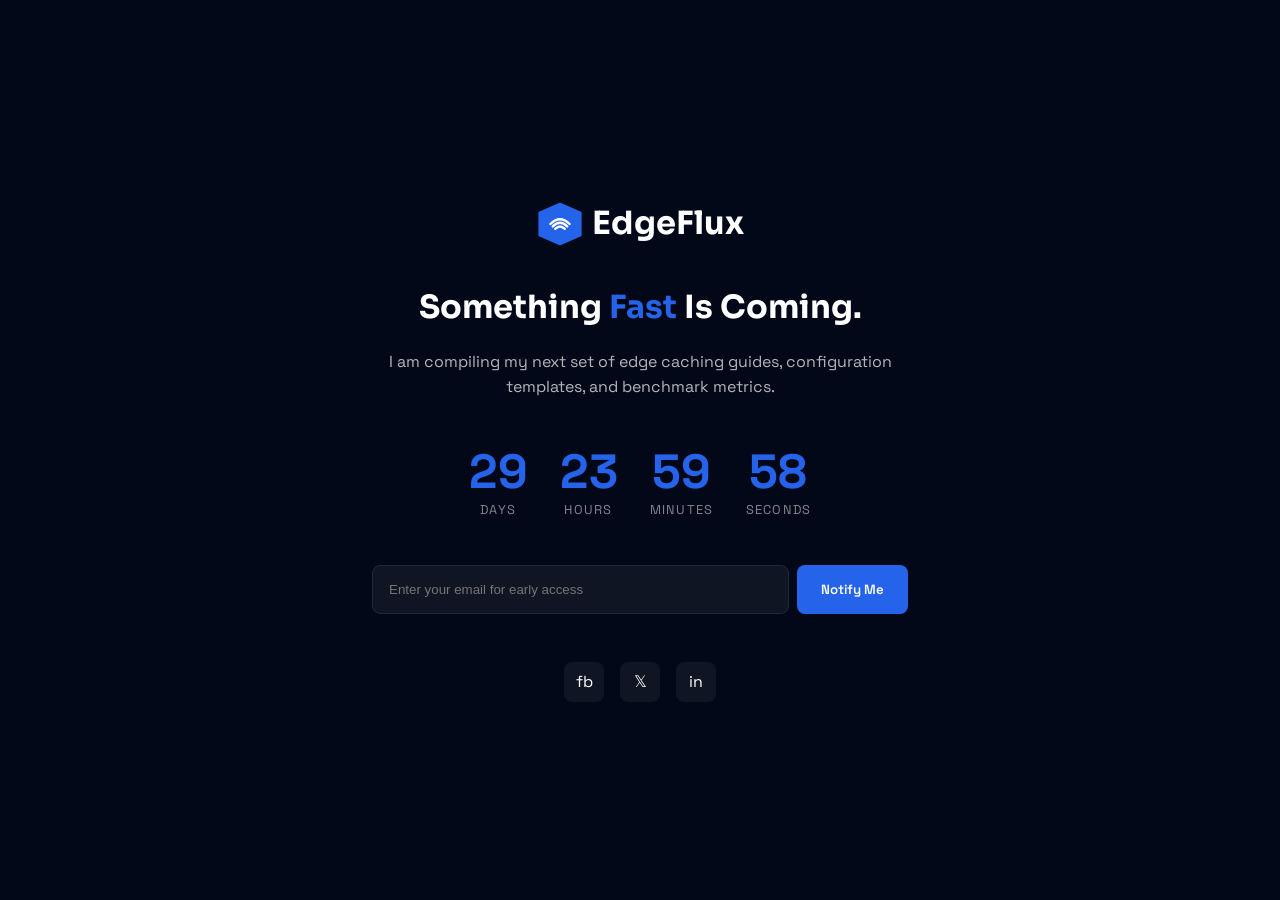
<file: coming-soon.html>
<!DOCTYPE html>
<html lang="en" data-theme="dark" dir="ltr">
<head>
    <meta charset="UTF-8">
    <meta name="viewport" content="width=device-width, initial-scale=1.0">
    <title>New Caching Optimization Insights | EdgeFlux by John Doe</title>
    <link rel="icon" href="data:image/svg+xml,<svg xmlns=%22http://www.w3.org/2000/svg%22 viewBox=%220 0 100 100%22><polygon points=%2250,5 95,25 95,75 50,95 5,75 5,25%22 fill=%22%232563EB%22/><path d=%22M30,50 Q50,30 70,50 M35,55 Q50,40 65,55 M40,60 Q50,50 60,60%22 fill=%22none%22 stroke=%22white%22 stroke-width=%224%22/></svg>">
    <link rel="stylesheet" href="assets/css/style.css">
    <style>
        body {
            height: 100vh;
            display: flex;
            align-items: center;
            justify-content: center;
            background: var(--bg-dark);
            color: white;
            text-align: center;
        }
        .coming-soon-card { max-width: 600px; padding: 2rem; }
        .countdown {
            display: flex;
            justify-content: center;
            gap: 2rem;
            margin: 3rem 0;
        }
        .countdown div {
            display: flex;
            flex-direction: column;
            font-size: 3rem;
            font-weight: 800;
            color: var(--primary);
            line-height: 1;
        }
        .countdown span {
            font-size: 0.8rem;
            text-transform: uppercase;
            letter-spacing: 0.1em;
            color: white;
            opacity: 0.5;
            margin-top: 0.5rem;
            font-weight: 400;
        }
        .subscribe-form {
            display: flex;
            gap: 0.5rem;
            margin-top: 2rem;
        }
        .subscribe-form input {
            flex: 1;
            padding: 1rem;
            border-radius: 8px;
            border: 1px solid var(--border);
            background: rgba(255,255,255,0.05);
            color: white;
        }
    </style>
</head>
<body>

    <div class="coming-soon-card fade-in">
        <div class="logo" style="justify-content: center; margin-bottom: 2rem; font-size: 2rem; color: white;">
            <svg width="48" height="48" viewBox="0 0 100 100" fill="none" xmlns="http://www.w3.org/2000/svg">
                <polygon points="50,5 95,25 95,75 50,95 5,75 5,25" fill="#2563EB"/>
                <path d="M30,50 Q50,30 70,50 M35,55 Q50,40 65,55 M40,60 Q50,50 60,60" stroke="white" stroke-width="5" stroke-linecap="round"/>
            </svg>
            EdgeFlux
        </div>
        <h1>Something <span style="color: var(--primary);">Fast</span> Is Coming.</h1>
        <p style="opacity: 0.7; margin-top: 1rem;">I am compiling my next set of edge caching guides, configuration templates, and benchmark metrics.</p>

        <div id="countdown" class="countdown">
            <!-- Populated by JS -->
            <div>00<span>Days</span></div>
            <div>00<span>Hours</span></div>
            <div>00<span>Minutes</span></div>
            <div>00<span>Seconds</span></div>
        </div>

        <form class="subscribe-form">
            <input type="email" placeholder="Enter your email for early access">
            <button class="btn btn-primary">Notify Me</button>
        </form>

        <div class="social-icons" style="justify-content: center; margin-top: 3rem;">
            <a href="#" class="social-icon">fb</a>
            <a href="#" class="social-icon">𝕏</a>
            <a href="#" class="social-icon">in</a>
        </div>
    </div>

    <script src="assets/js/main.js"></script>
</body>
</html>
</file>
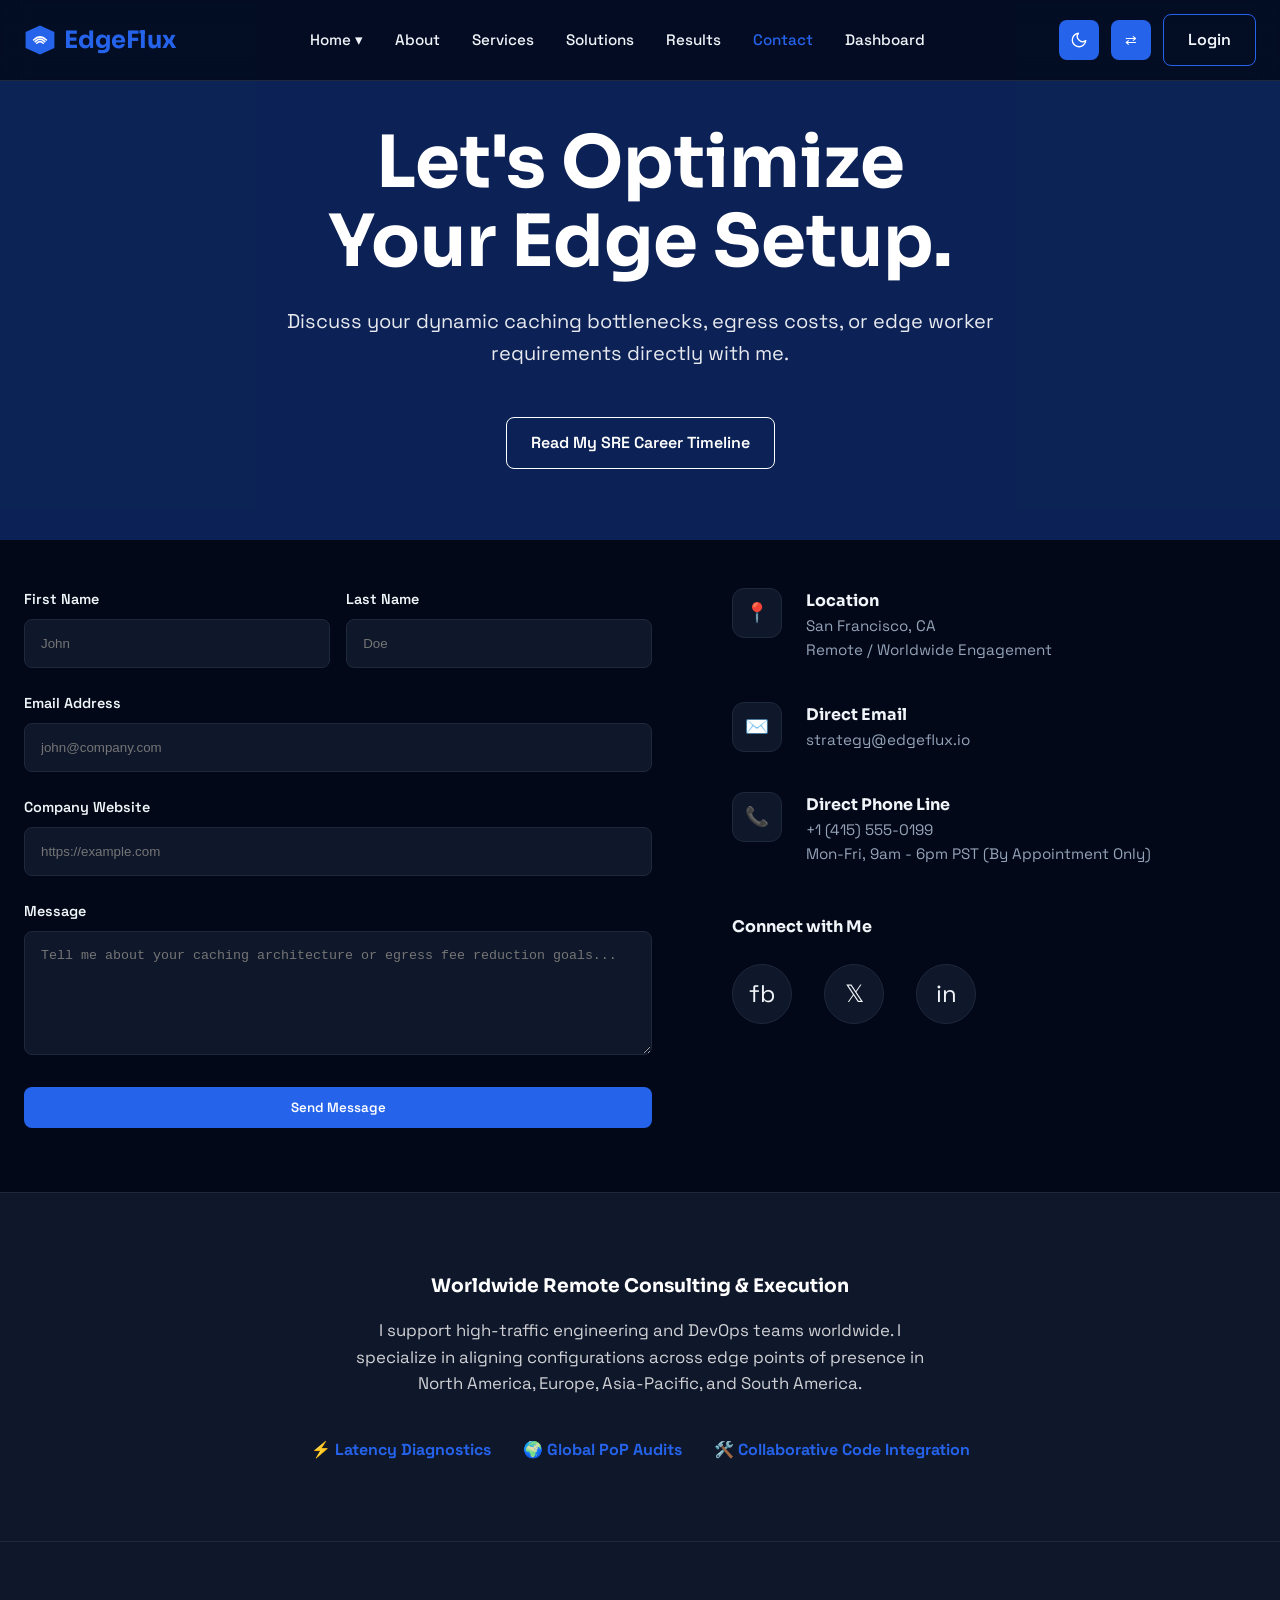
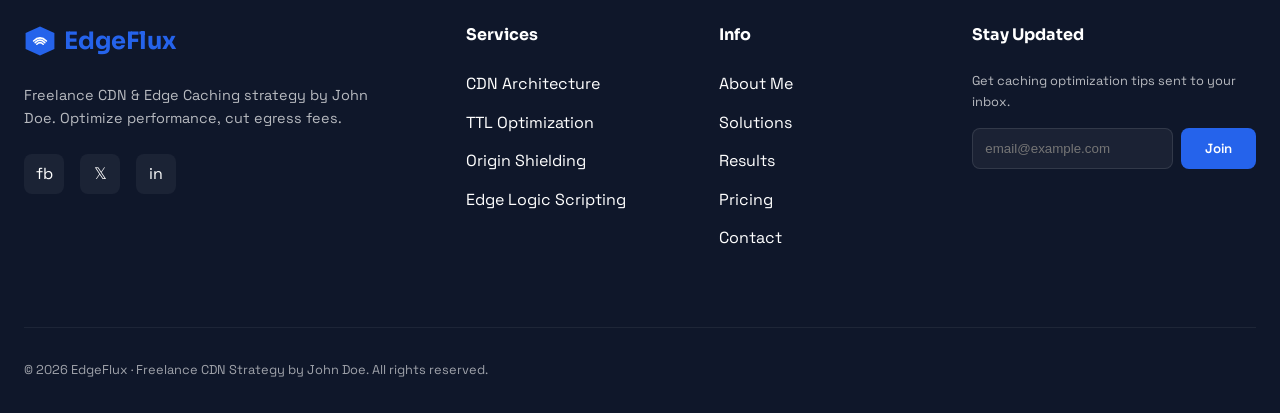
<file: contact.html>
<!DOCTYPE html>
<html lang="en" data-theme="dark" dir="ltr">

<head>
    <meta charset="UTF-8">
    <meta name="viewport" content="width=device-width, initial-scale=1.0">
    <title>Book a CDN Caching Audit & Optimization | EdgeFlux by John Doe</title>
    <meta name="description"
        content="Get in touch with John Doe, independent Freelance CDN Consultant & Edge Caching Strategist, to discuss your latency bottlenecks and cache optimization projects.">
    
    <!-- Favicon -->
    <link rel="icon"
        href="data:image/svg+xml,<svg xmlns=%22http://www.w3.org/2000/svg%22 viewBox=%220 0 100 100%22><polygon points=%2250,5 95,25 95,75 50,95 5,75 5,25%22 fill=%22%232563EB%22/><path d=%22M30,50 Q50,30 70,50 M35,55 Q50,40 65,55 M40,60 Q50,50 60,60%22 fill=%22none%22 stroke=%22white%22 stroke-width=%224%22/></svg>">
    
    <link rel="stylesheet" href="assets/css/style.css">
    <style>
        .contact-layout {
            display: grid;
            grid-template-columns: 1.2fr 1fr;
            gap: 5rem;
        }

        .form-group {
            margin-bottom: 1.5rem;
        }

        .form-group label {
            display: block;
            font-size: 0.9rem;
            font-weight: 600;
            margin-bottom: 0.5rem;
            color: var(--text);
        }

        .form-group input,
        .form-group textarea {
            width: 100%;
            padding: 1rem;
            border-radius: 8px;
            border: 1px solid var(--border);
            background: var(--card);
            color: var(--text);
            transition: var(--transition);
        }

        .form-group input:focus,
        .form-group textarea:focus {
            border-color: var(--primary);
            outline: none;
            box-shadow: 0 0 0 4px rgba(37, 99, 235, 0.1);
        }

        .contact-info-item {
            display: flex;
            gap: 1.5rem;
            margin-bottom: 2.5rem;
        }

        .info-icon {
            width: 50px;
            height: 50px;
            background: var(--card);
            border: 1px solid var(--border);
            border-radius: 12px;
            display: flex;
            align-items: center;
            justify-content: center;
            font-size: 1.2rem;
            color: var(--primary);
        }

        .map-container {
            width: 100%;
            height: auto;
            min-height: 350px;
            background: var(--card);
            border-top: 1px solid var(--border);
            border-bottom: 1px solid var(--border);
            overflow: hidden;
            margin-top: 4rem;
            position: relative;
        }

        .contact-socials {
            display: flex;
            justify-content: center;
            gap: 2rem;
            margin-bottom: 2rem;
        }

        .contact-social-link {
            width: 60px;
            height: 60px;
            background: var(--card);
            border: 1px solid var(--border);
            border-radius: 50%;
            display: flex;
            align-items: center;
            justify-content: center;
            font-size: 1.5rem;
            transition: var(--transition);
        }

        .contact-social-link:hover {
            background: var(--primary);
            color: white;
            transform: translateY(-5px);
            border-color: var(--primary);
        }

        @media (max-width: 992px) {
            .contact-layout {
                grid-template-columns: 1fr;
                gap: 3rem;
            }
        }
    </style>
</head>

<body>

    <!-- Header -->
    <header>
        <div class="container">
            <nav class="nav-wrapper">
                <a href="index.html" class="logo">
                    <svg width="32" height="32" viewBox="0 0 100 100" fill="none" xmlns="http://www.w3.org/2000/svg">
                        <polygon points="50,5 95,25 95,75 50,95 5,75 5,25" fill="#2563EB" />
                        <path d="M30,50 Q50,30 70,50 M35,55 Q50,40 65,55 M40,60 Q50,50 60,60" stroke="white"
                            stroke-width="5" stroke-linecap="round" />
                    </svg>
                    EdgeFlux
                </a>
                <ul class="nav-links">
                    <li>
                        <a href="index.html">Home ▾</a>
                        <ul class="dropdown-menu">
                            <li><a href="index.html">Home 1</a></li>
                            <li><a href="home2.html">Home 2</a></li>
                        </ul>
                    </li>
                    <li><a href="about.html">About</a></li>
                    <li><a href="services.html">Services</a></li>
                    <li><a href="solutions.html">Solutions</a></li>
                    <li><a href="results.html">Results</a></li>
                    <li><a href="contact.html" class="active" style="color: var(--primary);">Contact</a></li>
                    <li><a href="dashboard.html">Dashboard</a></li>
                </ul>
                <div class="nav-controls">
                    <button class="btn-icon" id="theme-toggle" title="Toggle Theme">🌙</button>
                    <button class="btn-icon" id="rtl-toggle" title="Toggle RTL">⇄</button>
                    <a href="login.html" class="btn btn-outline">Login</a>
                    <button class="btn-icon mobile-toggle" id="menu-toggle">☰</button>
                </div>
            </nav>
        </div>
    </header>

    <!-- Mobile Navigation Overlay -->
    <div id="mobile-nav" class="mobile-nav-overlay">
        <div class="mobile-nav-header">
            <a href="index.html" class="logo">
                <svg width="32" height="32" viewBox="0 0 100 100" fill="none" xmlns="http://www.w3.org/2000/svg">
                    <polygon points="50,5 95,25 95,75 50,95 5,75 5,25" fill="#2563EB" />
                    <path d="M30,50 Q50,30 70,50 M35,55 Q50,40 65,55 M40,60 Q50,50 60,60" stroke="white"
                        stroke-width="5" stroke-linecap="round" />
                </svg>
                EdgeFlux
            </a>
            <button class="btn-icon" id="close-menu"
                style="background:none; border:none; font-size: 1.5rem; color: var(--text);">✕</button>
        </div>
        <div class="mobile-nav-content">
            <ul class="mobile-links">
                <li><a href="index.html">Home 1</a></li>
                <li><a href="home2.html">Home 2</a></li>
                <li><a href="about.html">About</a></li>
                <li><a href="services.html">Services</a></li>
                <li><a href="solutions.html">Solutions</a></li>
                <li><a href="results.html">Results</a></li>
                <li><a href="contact.html">Contact</a></li>
                <li><a href="dashboard.html">Dashboard</a></li>
            </ul>
        </div>
        <div class="mobile-nav-footer">
            <div class="mobile-controls">
                <button class="btn-icon" id="theme-toggle-mob" title="Toggle Theme">🌙</button>
                <button class="btn-icon" id="rtl-toggle-mob" title="Toggle RTL">⇄</button>
            </div>
            <a href="login.html" class="btn btn-primary" style="justify-content: center;">Login</a>
        </div>
    </div>

    <!-- Hero Section -->
    <section class="hero" style="min-height: 60vh; background-color: #2563EB; color: white; text-align: center;">
        <div class="container">
            <div class="fade-in" style="max-width: 800px; margin: 0 auto;">
                <h1 style="color: white; font-size: clamp(3rem, 6vw, 4.5rem); margin-bottom: 1.5rem;">Let's Optimize
                    <br>Your Edge Setup.</h1>
                <p style="color: rgba(255,255,255,0.9); font-size: 1.25rem; margin-bottom: 3rem;">Discuss your dynamic caching bottlenecks, egress costs, or edge worker requirements directly with me.</p>
                <div style="display: flex; justify-content: center; gap: 1rem;">
                    <a href="about.html" class="btn btn-outline" style="border-color: white; color: white;">Read My SRE Career Timeline</a>
                </div>
            </div>
        </div>
    </section>

    <!-- Contact Form & Info -->
    <section id="contact-form" style="padding-bottom: 0;">
        <div class="container">
            <div class="contact-layout">
                <div class="contact-form fade-in">
                    <form id="contact-form-element">
                        <div style="display: grid; grid-template-columns: 1fr 1fr; gap: 1rem;">
                            <div class="form-group">
                                <label for="first-name">First Name</label>
                                <input type="text" id="first-name" name="first-name" placeholder="John" required>
                            </div>
                            <div class="form-group">
                                <label for="last-name">Last Name</label>
                                <input type="text" id="last-name" name="last-name" placeholder="Doe" required>
                            </div>
                        </div>
                        <div class="form-group">
                            <label for="email">Email Address</label>
                            <input type="email" id="email" name="email" placeholder="john@company.com" required>
                        </div>
                        <div class="form-group">
                            <label for="website">Company Website</label>
                            <input type="url" id="website" name="website" placeholder="https://example.com">
                        </div>
                        <div class="form-group">
                            <label for="message">Message</label>
                            <textarea id="message" name="message" rows="6"
                                placeholder="Tell me about your caching architecture or egress fee reduction goals..." required></textarea>
                        </div>
                        <button type="submit" class="btn btn-primary" style="width: 100%; justify-content: center;">Send Message</button>
                    </form>
                </div>

                <div class="contact-info fade-in">
                    <div class="contact-info-item">
                        <div class="info-icon">📍</div>
                        <div>
                            <h4>Location</h4>
                            <p style="color: var(--muted); font-size: 0.95rem;">San Francisco, CA<br>Remote / Worldwide Engagement</p>
                        </div>
                    </div>
                    <div class="contact-info-item">
                        <div class="info-icon">✉️</div>
                        <div>
                            <h4>Direct Email</h4>
                            <p style="color: var(--muted); font-size: 0.95rem;">
                                strategy@edgeflux.io
                            </p>
                        </div>
                    </div>
                    <div class="contact-info-item">
                        <div class="info-icon">📞</div>
                        <div>
                            <h4>Direct Phone Line</h4>
                            <p style="color: var(--muted); font-size: 0.95rem;">+1 (415) 555-0199<br>Mon-Fri, 9am - 6pm PST (By Appointment Only)</p>
                        </div>
                    </div>

                    <div style="margin-top: 3rem;">
                        <h4 style="margin-bottom: 1.5rem;">Connect with Me</h4>
                        <div class="contact-socials" style="justify-content: flex-start; padding: 0;">
                            <a href="#" class="contact-social-link">fb</a>
                            <a href="#" class="contact-social-link">𝕏</a>
                            <a href="#" class="contact-social-link">in</a>
                        </div>
                    </div>
                </div>
            </div>
        </div>

        <!-- Global Coverage Banner instead of Map -->
        <div class="map-container" style="background: var(--secondary); display: flex; flex-direction: column; align-items: center; justify-content: center; text-align: center; color: white; padding: 4rem 2rem;">
            <h3 style="margin-bottom: 1rem; color: white;">Worldwide Remote Consulting & Execution</h3>
            <p style="max-width: 600px; opacity: 0.8; margin: 0 auto 2.5rem; font-size: 1.05rem; line-height: 1.6;">
                I support high-traffic engineering and DevOps teams worldwide. I specialize in aligning configurations across edge points of presence in North America, Europe, Asia-Pacific, and South America.
            </p>
            <div style="display: flex; gap: 2rem; flex-wrap: wrap; justify-content: center; font-weight: bold; color: var(--primary);">
                <span>⚡ Latency Diagnostics</span>
                <span>🌍 Global PoP Audits</span>
                <span>🛠️ Collaborative Code Integration</span>
            </div>
        </div>
    </section>

    <!-- Footer -->
    <footer>
        <div class="container">
            <div class="footer-grid">
                <div class="footer-col">
                    <a href="index.html" class="logo" style="margin-bottom: 1.5rem;">
                        <svg width="32" height="32" viewBox="0 0 100 100" fill="none"
                            xmlns="http://www.w3.org/2000/svg">
                            <polygon points="50,5 95,25 95,75 50,95 5,75 5,25" fill="#2563EB" />
                            <path d="M30,50 Q50,30 70,50 M35,55 Q50,40 65,55 M40,60 Q50,50 60,60" stroke="white"
                                stroke-width="5" stroke-linecap="round" />
                        </svg>
                        EdgeFlux
                    </a>
                    <p style="opacity: 0.7; font-size: 0.9rem;">Freelance CDN & Edge Caching strategy by John Doe. Optimize performance, cut egress fees.</p>
                    <div class="social-icons">
                        <a href="#" class="social-icon">fb</a>
                        <a href="#" class="social-icon">𝕏</a>
                        <a href="#" class="social-icon">in</a>
                    </div>
                </div>
                <div class="footer-col">
                    <h4>Services</h4>
                    <ul class="footer-links">
                        <li><a href="services.html">CDN Architecture</a></li>
                        <li><a href="services.html">TTL Optimization</a></li>
                        <li><a href="services.html">Origin Shielding</a></li>
                        <li><a href="services.html">Edge Logic Scripting</a></li>
                    </ul>
                </div>
                <div class="footer-col">
                    <h4>Info</h4>
                    <ul class="footer-links">
                        <li><a href="about.html">About Me</a></li>
                        <li><a href="solutions.html">Solutions</a></li>
                        <li><a href="results.html">Results</a></li>
                        <li><a href="pricing.html">Pricing</a></li>
                        <li><a href="contact.html">Contact</a></li>
                    </ul>
                </div>
                <div class="footer-col">
                    <h4>Stay Updated</h4>
                    <p style="font-size: 0.8rem; margin-bottom: 1rem; opacity: 0.7;">Get caching optimization tips sent to your inbox.</p>
                    <form style="display: flex; gap: 0.5rem;">
                        <input type="email" placeholder="email@example.com"
                            style="background: rgba(255,255,255,0.05); border: 1px solid rgba(255,255,255,0.1); padding: 0.75rem; border-radius: 8px; flex: 1; color: white;">
                        <button class="btn btn-primary">Join</button>
                    </form>
                </div>
            </div>
            <div
                style="border-top: 1px solid rgba(255,255,255,0.1); padding-top: 2rem; display: flex; justify-content: space-between; font-size: 0.8rem; opacity: 0.6;">
                <p>© 2026 EdgeFlux · Freelance CDN Strategy by John Doe. All rights reserved.</p>
            </div>
        </div>
    </footer>

    <button id="back-to-top">↑</button>
    <script src="assets/js/main.js"></script>
</body>

</html>
</file>
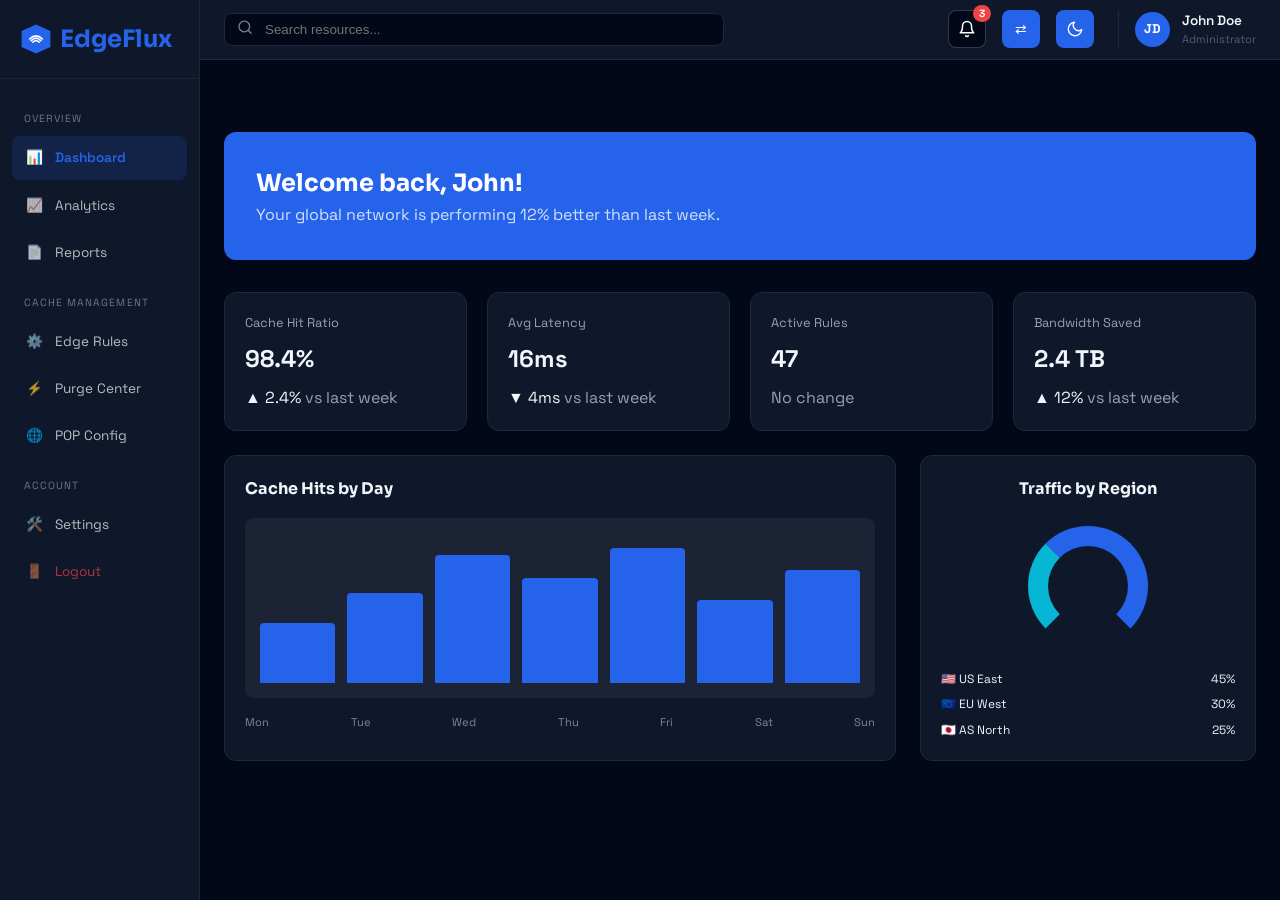
<file: dashboard.html>
<!DOCTYPE html>
<html lang="en" data-theme="dark" dir="ltr">

<head>
    <meta charset="UTF-8">
    <meta name="viewport" content="width=device-width, initial-scale=1.0">
    <title>Dashboard | EdgeFlux Admin</title>
    <link rel="icon"
        href="data:image/svg+xml,<svg xmlns=%22http://www.w3.org/2000/svg%22 viewBox=%220 0 100 100%22><polygon points=%2250,5 95,25 95,75 50,95 5,75 5,25%22 fill=%22%232563EB%22/><path d=%22M30,50 Q50,30 70,50 M35,55 Q50,40 65,55 M40,60 Q50,50 60,60%22 fill=%22none%22 stroke=%22white%22 stroke-width=%224%22/></svg>">
    <link rel="stylesheet" href="assets/css/style.css">
    <style>
        body {
            background: var(--bg);
            display: flex;
            overflow: hidden;
            height: 100vh;
        }

        .sidebar {
            width: 200px;
            background: var(--secondary);
            color: white;
            display: flex;
            flex-direction: column;
            transition: transform 0.3s ease, width 0.3s ease;
            z-index: 1001;
            border-right: 1px solid rgba(255, 255, 255, 0.05);
        }

        .sidebar-header {
            padding: 1.25rem;
            display: flex;
            border-bottom: 1px solid rgba(255, 255, 255, 0.05);
        }

        .sidebar-menu {
            flex: 1;
            padding: 0.75rem;
            overflow-y: auto;
        }

        .menu-label {
            font-size: 0.65rem;
            text-transform: uppercase;
            letter-spacing: 0.1em;
            opacity: 0.4;
            margin: 1.25rem 0 0.5rem 0.75rem;
        }

        .menu-item {
            display: flex;
            align-items: center;
            gap: 0.75rem;
            padding: 0.7rem 0.85rem;
            border-radius: 8px;
            margin-bottom: 0.2rem;
            opacity: 0.7;
            font-size: 0.85rem;
            cursor: pointer;
            text-decoration: none;
            color: white;
            transition: var(--transition);
        }

        .menu-item:hover,
        .menu-item.active {
            opacity: 1;
            background: rgba(255, 255, 255, 0.1);
            color: var(--primary);
            text-decoration: none;
        }

        .menu-item.active {
            background: rgba(37, 99, 235, 0.15);
            font-weight: 600;
        }

        .main-container {
            flex: 1;
            display: flex;
            flex-direction: column;
            overflow: hidden;
            position: relative;
        }

        .top-bar {
            height: 60px;
            background: var(--card);
            border-bottom: 1px solid var(--border);
            display: flex;
            align-items: center;
            justify-content: space-between;
            padding: 0 1.5rem;
            z-index: 1000;
            position: relative;
        }

        /* RTL: flip search icon to right side and mirror padding */
        [dir="rtl"] .search-box input {
            padding: 0.5rem 2.5rem 0.5rem 1rem !important;
            text-align: right;
        }

        [dir="rtl"] .search-box>span {
            left: auto !important;
            right: 0.8rem !important;
        }

        #dash-sidebar-toggle {
            display: none;
        }

        .btn-icon {
            width: 38px;
            height: 38px;
            display: flex;
            align-items: center;
            justify-content: center;
            background: var(--bg);
            border: 1px solid var(--border);
            border-radius: 8px;
            color: var(--text);
            cursor: pointer;
            transition: var(--transition);
        }

        .btn-icon:hover {
            border-color: var(--primary);
            color: var(--primary);
            background: rgba(37, 99, 235, 0.05);
        }

        .dashboard-content {
            padding: 1.5rem;
            flex: 1;
            overflow-y: auto;
        }

        .content-section {
            display: none;
            animation: fadeIn 0.3s ease-in-out;
            padding-top: 3rem;
        }

        .content-section.active {
            display: block;
        }

        @keyframes fadeIn {
            from {
                opacity: 0;
                transform: translateY(10px);
            }

            to {
                opacity: 1;
                transform: translateY(0);
            }
        }

        .metric-grid {
            display: grid;
            grid-template-columns: repeat(4, 1fr);
            gap: 1.25rem;
            margin-bottom: 1.5rem;
        }

        .metric-card {
            background: var(--card);
            border: 1px solid var(--border);
            padding: 1.25rem;
            border-radius: 12px;
            transition: var(--transition);
        }

        .metric-card:hover {
            border-color: var(--primary);
            transform: translateY(-3px);
        }

        .metric-card .value {
            font-size: 1.5rem;
            font-weight: 700;
            margin: 0.4rem 0;
        }

        .chart-row {
            display: grid;
            grid-template-columns: 2fr 1fr;
            gap: 1.5rem;
            margin-bottom: 1.5rem;
        }

        .chart-box {
            background: var(--card);
            border: 1px solid var(--border);
            padding: 1.25rem;
            border-radius: 12px;
            min-height: 250px;
        }

        .table-box {
            background: var(--card);
            border: 1px solid var(--border);
            border-radius: 12px;
            overflow: hidden;
        }

        .dash-table {
            width: 100%;
            border-collapse: collapse;
        }

        .dash-table th,
        .dash-table td {
            padding: 0.8rem 1.2rem;
            text-align: left;
            border-bottom: 1px solid var(--border);
            font-size: 0.85rem;
        }

        .dash-table th {
            background: rgba(0, 0, 0, 0.02);
            font-weight: 700;
            color: var(--muted);
        }

        .top-bar-controls {
            display: flex;
            align-items: center;
            gap: 1rem;
            flex-shrink: 0;
        }

        .mobile-search {
            display: none;
        }

        /* Desktop search visible on wide viewports; hidden on <=1023px */
        .desktop-search {
            display: flex;
            align-items: center;
            gap: 1rem;
            width: 100%;
            max-width: 500px;
        }

        /* Bell button styling (desktop) */
        .bell-btn {
            width: 38px;
            height: 38px;
            display: inline-flex;
            align-items: center;
            justify-content: center;
            background: var(--bg);
            border: 1px solid var(--border);
            border-radius: 8px;
            color: var(--text);
            cursor: pointer;
        }

        .bell-btn .badge {
            position: absolute;
            top: -5px;
            right: -5px;
            background: var(--danger);
            color: white;
            font-size: 0.6rem;
            padding: 2px 5px;
            border-radius: 10px;
            font-weight: 700;
        }

        /* hide close button by default (desktop) - shown only on small screens via media query */
        .close-sidebar-btn {
            display: none;
        }

        /* Right-side actions container: use flow layout so it doesn't overlap search */
        .top-bar-right {
            display: flex;
            align-items: center;
            gap: 0.75rem;
            z-index: 1002;
            margin-inline-start: auto; /* keeps this block at the end of the header in both LTR/RTL */
        }

        @media (max-width: 768px) {
            .desktop-profile-info {
                display: none !important;
            }
        }

        @media (max-width: 1023px) {
            .sidebar {
                position: fixed;
                top: 0;
                right: -100%;
                height: 100%;
                width: 100%;
                transition: right 0.28s ease;
            }

            /* left-align logo inside sidebar on small/fullscreen menus */
            .sidebar .sidebar-header {
                justify-content: flex-start;
                padding-left: 1rem;
            }

            .sidebar.open {
                right: 0;
            }

            .close-sidebar-btn {
                display: none;
                position: absolute;
                top: 12px;
                right: 12px;
                width: 38px;
                height: 38px;
                align-items: center;
                justify-content: center;
                background: var(--bg);
                border: 1px solid var(--border);
                border-radius: 8px;
                color: var(--text);
                cursor: pointer;
                z-index: 1003;
            }

            .sidebar.open .close-sidebar-btn {
                display: inline-flex;
            }

            .sidebar-controls-mobile {
                display: flex !important;
                flex-direction: column;
                gap: 0rem;
                border-top: 1px solid rgba(255, 255, 255, 0.05);
                margin-top: 1rem;
            }

            #dash-sidebar-toggle {
                display: flex !important;
            }

            .top-bar {
                height: 60px;
                padding: 0 1rem;
                flex-wrap: nowrap;
            }

            .top-bar>div:first-child {
                flex: 1;
                justify-content: flex-start;
            }

            .mobile-logo {
                display: flex !important;
            }

            .desktop-search {
                display: none !important;
            }

            .mobile-search {
                display: flex !important;
                align-items: center;
                gap: 1rem;
            }

            .top-bar-controls {
                display: none !important;
            }

            .metric-grid {
                grid-template-columns: 1fr 1fr;
            }

            .chart-row {
                grid-template-columns: 1fr;
            }

            .table-box {
                overflow-x: auto;
                -webkit-overflow-scrolling: touch;
            }

            .dash-table {
                min-width: 600px;
            }

            .dashboard-content {
                padding-top: 1rem;
            }

            .content-section {
                padding-top: 3rem;
            }
        }

        @media (max-width: 768px) {
            .metric-grid {
                grid-template-columns: 1fr;
            }

            .purge-form-container {
                flex-direction: column;
                align-items: center;
                gap: 1rem;
            }

            .purge-form-container button {
                width: auto;

            }
        }

        @media (max-width: 1023px) {
            .analytics-grid {
                grid-template-columns: 1fr !important;
                padding-right: 1.5rem !important;
            }
        }

        .sidebar-profile {
            display: none;
        }

        @media (max-width: 1023px) {
            .sidebar-profile {
                display: flex !important;
            }
        }
    </style>
</head>

<body>

    <!-- Sidebar -->
    <aside class="sidebar">
        <div class="sidebar-header">
            <a href="index.html" class="logo">
                <svg width="32" height="32" viewBox="0 0 100 100" fill="none" xmlns="http://www.w3.org/2000/svg">
                    <polygon points="50,5 95,25 95,75 50,95 5,75 5,25" fill="#2563EB" />
                    <path d="M30,50 Q50,30 70,50 M35,55 Q50,40 65,55 M40,60 Q50,50 60,60" stroke="white"
                        stroke-width="5" stroke-linecap="round" />
                </svg>
                <span>EdgeFlux</span>
            </a>
            <button class="close-sidebar-btn" aria-label="Close menu">✕</button>
        </div>
        <div class="sidebar-menu">
            <div class="menu-label">Overview</div>
            <a href="#" class="menu-item active" data-target="dashboard">📊 <span>Dashboard</span></a>
            <a href="#" class="menu-item" data-target="analytics">📈 <span>Analytics</span></a>
            <a href="#" class="menu-item" data-target="reports">📄 <span>Reports</span></a>

            <div class="menu-label">Cache Management</div>
            <a href="#" class="menu-item" data-target="edge-rules">⚙️ <span>Edge Rules</span></a>
            <a href="#" class="menu-item" data-target="purge">⚡ <span>Purge Center</span></a>
            <a href="#" class="menu-item" data-target="pop">🌐 <span>POP Config</span></a>

            <div class="menu-label">Account</div>
            <a href="#" class="menu-item" data-target="settings">🛠️ <span>Settings</span></a>
            <a href="index.html" class="menu-item" style="color: var(--danger);">🚪 <span>Logout</span></a>
        </div>


        <div class="sidebar-controls-mobile" style="display: none;">
            <div class="menu-label">Interface Options</div>
            <div style="display: flex; flex-direction: column; gap: 0.75rem; padding: 0.75rem 1.25rem;">
                <div style="display: flex; gap: 0.75rem;">
                    <button class="btn-icon" id="theme-toggle-mob"
                        style="background: rgba(255,255,255,0.05); border: none; color: white; padding: 0.5rem; border-radius: 8px; flex: 1; font-size: 0.8rem; height: 40px; display: flex; align-items: center; justify-content: center; gap: 0.5rem;">🌙</button>
                    <button class="btn-icon" id="rtl-toggle-mob"
                        style="background: rgba(255,255,255,0.05); border: none; color: white; padding: 0.5rem; border-radius: 8px; flex: 1; font-size: 0.8rem; height: 40px; display: flex; align-items: center; justify-content: center; gap: 0.5rem;">⇄</button>
                </div>

            </div>
        </div>

        <!-- Sidebar profile (shown only on mobile/tablet view inside hamburger) -->
        <div class="sidebar-profile"
            style="display: none; align-items: center; gap: 0.75rem; padding: 1rem 1.25rem; border-top: 1px solid rgba(255, 255, 255, 0.05); margin-top: auto;">
            <div
                style="width: 35px; height: 35px; background: var(--primary); border-radius: 50%; display: flex; align-items: center; justify-content: center; font-weight: 700; color: white; font-size: 0.8rem; flex-shrink: 0;">
                JD
            </div>
            <div style="overflow: hidden; text-align: left;">
                <div
                    style="font-size: 0.85rem; font-weight: 600; white-space: nowrap; overflow: hidden; text-overflow: ellipsis; color: white;">
                    John Doe</div>
                <div style="font-size: 0.7rem; opacity: 0.5; color: rgba(255, 255, 255, 0.7);">Administrator</div>
            </div>
        </div>
    </aside>

    <div class="main-container">
        <!-- Top Bar -->
        <header class="top-bar">
            <div style="display: flex; align-items: center; gap: 1.5rem; flex-grow: 1; min-width: 0;">
                <!-- Mobile Logo -->
                <a href="index.html" class="logo mobile-logo" style="display: none;">
                    <svg width="28" height="28" viewBox="0 0 100 100" fill="none" xmlns="http://www.w3.org/2000/svg">
                        <polygon points="50,5 95,25 95,75 50,95 5,75 5,25" fill="#2563EB" />
                        <path d="M30,50 Q50,30 70,50 M35,55 Q50,40 65,55 M40,60 Q50,50 60,60" stroke="white"
                            stroke-width="5" stroke-linecap="round" />
                    </svg>
                    <span style="font-size: 1.1rem;">EdgeFlux</span>
                </a>
                <div class="search-bell-container desktop-search">
                    <div class="search-box" style="position: relative; flex: 1; min-width: 200px;">
                        <input type="text" placeholder="Search resources..."
                            style="background: var(--bg); border: 1px solid var(--border); padding: 0.5rem 1rem 0.5rem 2.5rem; border-radius: 8px; color: var(--text); width: 100%;">
                        <span
                            style="position: absolute; left: 0.8rem; top: 50%; transform: translateY(-50%); opacity: 0.5;">
                            <svg width="16" height="16" viewBox="0 0 24 24" fill="none" stroke="currentColor"
                                stroke-width="2" stroke-linecap="round" stroke-linejoin="round">
                                <circle cx="11" cy="11" r="8"></circle>
                                <line x1="21" y1="21" x2="16.65" y2="16.65"></line>
                            </svg>
                        </span>
                    </div>
                </div>
            </div>
            <div class="top-bar-right">
                <div class="top-bar-controls">
                    <button class="btn-icon bell-btn" id="notifications" title="Notifications"
                        style="position: relative;">
                        <svg width="18" height="18" viewBox="0 0 24 24" fill="none" stroke="currentColor"
                            stroke-width="2" stroke-linecap="round" stroke-linejoin="round">
                            <path d="M18 8A6 6 0 0 0 6 8c0 7-3 9-3 9h18s-3-2-3-9"></path>
                            <path d="M13.73 21a2 2 0 0 1-3.46 0"></path>
                        </svg>
                        <span class="badge"
                            style="position: absolute; top: -6px; right: -6px; background: var(--danger); color: white; font-size: 0.65rem; padding: 2px 6px; border-radius: 10px; font-weight:700;">3</span>
                    </button>
                    <button class="btn-icon" id="rtl-toggle" title="Toggle RTL">⇄</button>
                    <button class="btn-icon" id="theme-toggle" title="Toggle Theme">🌙</button>
                    <div
                        style="display: flex; align-items: center; gap: 0.75rem; cursor: pointer; border-inline-start: 1px solid var(--border); padding-inline-start: 1rem; margin-inline-start: 0.5rem;">
                        <div
                            style="width: 35px; height: 35px; background: var(--primary); border-radius: 50%; display: flex; align-items: center; justify-content: center; font-weight: 700; color: white; font-size: 0.8rem; flex-shrink: 0;">
                            JD
                        </div>
                        <div style="overflow: hidden; text-align: left;" class="desktop-profile-info">
                            <div
                                style="font-size: 0.85rem; font-weight: 600; white-space: nowrap; overflow: hidden; text-overflow: ellipsis; color: var(--text);">
                                John Doe</div>
                            <div style="font-size: 0.7rem; opacity: 0.5; color: var(--muted);">Administrator</div>
                        </div>
                    </div>
                </div>
                <button id="dash-sidebar-toggle" class="btn-icon"
                    style="background:none; font-size: 1.2rem; color: var(--text); padding: 0.4rem;">☰</button>
            </div>
        </header>

        <!-- Mobile-only Search Box (outside header) -->
        <div class="search-bell-container mobile-search"
            style="display: none; padding: 1rem 1.5rem; background: var(--card); border-bottom: 1px solid var(--border);">
            <div class="search-box" style="position: relative; flex: 1;">
                <input type="text" placeholder="Search resources..."
                    style="background: var(--bg); border: 1px solid var(--border); padding: 0.5rem 1rem 0.5rem 2.5rem; border-radius: 8px; color: var(--text); width: 100%;">
                <span style="position: absolute; left: 0.8rem; top: 50%; transform: translateY(-50%); opacity: 0.5;">
                    <svg width="16" height="16" viewBox="0 0 24 24" fill="none" stroke="currentColor" stroke-width="2"
                        stroke-linecap="round" stroke-linejoin="round">
                        <circle cx="11" cy="11" r="8"></circle>
                        <line x1="21" y1="21" x2="16.65" y2="16.65"></line>
                    </svg>
                </span>
            </div>
            <!-- Notification Bell -->
            <div style="position: relative; cursor: pointer; display: flex; align-items: center; flex-shrink: 0;"
                title="Notifications">
                <svg width="20" height="20" viewBox="0 0 24 24" fill="none" stroke="currentColor" stroke-width="2"
                    stroke-linecap="round" stroke-linejoin="round">
                    <path d="M18 8A6 6 0 0 0 6 8c0 7-3 9-3 9h18s-3-2-3-9"></path>
                    <path d="M13.73 21a2 2 0 0 1-3.46 0"></path>
                </svg>
                <span
                    style="position: absolute; top: -5px; right: -5px; background: var(--danger); color: white; font-size: 0.6rem; padding: 2px 5px; border-radius: 10px; font-weight: 700;">3</span>
            </div>
        </div>

        <!-- Dashboard Content -->
        <main class="dashboard-content fade-in">
            <!-- Dashboard View -->
            <div id="dashboard" class="content-section active">
                <section class="hero-dash"
                    style="background: var(--primary); color: white; padding: 2rem; border-radius: 12px; margin-bottom: 2rem;">
                    <h1>Welcome back, John!</h1>
                    <p style="opacity: 0.8;">Your global network is performing 12% better than last week.</p>
                </section>

                <div class="metric-grid">
                    <div class="metric-card">
                        <p style="font-size: 0.8rem; color: var(--muted);">Cache Hit Ratio</p>
                        <div class="value">98.4%</div>
                        <div class="trend up">▲ 2.4% <span style="color: var(--muted);">vs last week</span></div>
                    </div>
                    <div class="metric-card">
                        <p style="font-size: 0.8rem; color: var(--muted);">Avg Latency</p>
                        <div class="value">16ms</div>
                        <div class="trend up">▼ 4ms <span style="color: var(--muted);">vs last week</span></div>
                    </div>
                    <div class="metric-card">
                        <p style="font-size: 0.8rem; color: var(--muted);">Active Rules</p>
                        <div class="value">47</div>
                        <div class="trend" style="color: var(--muted);">No change</div>
                    </div>
                    <div class="metric-card">
                        <p style="font-size: 0.8rem; color: var(--muted);">Bandwidth Saved</p>
                        <div class="value">2.4 TB</div>
                        <div class="trend up">▲ 12% <span style="color: var(--muted);">vs last week</span></div>
                    </div>
                </div>

                <div class="chart-row">
                    <div class="chart-box">
                        <h4>Cache Hits by Day</h4>
                        <div class="chart-placeholder"
                            style="height: 180px; display: flex; align-items: flex-end; gap: 12px; margin-top: 1rem;">
                            <div class="chart-bar"
                                style="height: 40%; background: var(--primary); flex: 1; border-radius: 4px 4px 0 0;">
                            </div>
                            <div class="chart-bar"
                                style="height: 60%; background: var(--primary); flex: 1; border-radius: 4px 4px 0 0;">
                            </div>
                            <div class="chart-bar"
                                style="height: 85%; background: var(--primary); flex: 1; border-radius: 4px 4px 0 0;">
                            </div>
                            <div class="chart-bar"
                                style="height: 70%; background: var(--primary); flex: 1; border-radius: 4px 4px 0 0;">
                            </div>
                            <div class="chart-bar"
                                style="height: 90%; background: var(--primary); flex: 1; border-radius: 4px 4px 0 0;">
                            </div>
                            <div class="chart-bar"
                                style="height: 55%; background: var(--primary); flex: 1; border-radius: 4px 4px 0 0;">
                            </div>
                            <div class="chart-bar"
                                style="height: 75%; background: var(--primary); flex: 1; border-radius: 4px 4px 0 0;">
                            </div>
                        </div>
                        <div
                            style="display: flex; justify-content: space-between; margin-top: 1rem; font-size: 0.7rem; opacity: 0.5;">
                            <span>Mon</span><span>Tue</span><span>Wed</span><span>Thu</span><span>Fri</span><span>Sat</span><span>Sun</span>
                        </div>
                    </div>
                    <div class="chart-box" style="text-align: center;">
                        <h4>Traffic by Region</h4>
                        <div
                            style="margin: 1.5rem auto; width: 120px; height: 120px; border: 20px solid var(--primary); border-left-color: var(--accent); border-bottom-color: var(--secondary); border-radius: 50%;">
                        </div>
                        <div style="text-align: left; font-size: 0.75rem;">
                            <div style="display: flex; justify-content: space-between; margin-bottom: 0.4rem;">
                                <span>🇺🇸 US East</span><span>45%</span>
                            </div>
                            <div style="display: flex; justify-content: space-between; margin-bottom: 0.4rem;">
                                <span>🇪🇺 EU West</span><span>30%</span>
                            </div>
                            <div style="display: flex; justify-content: space-between;"><span>🇯🇵 AS
                                    North</span><span>25%</span></div>
                        </div>
                    </div>
                </div>
            </div>

            <!-- Analytics View -->
            <div id="analytics" class="content-section">
                <h2 style="margin-bottom: 2rem;">Real-time Analytics</h2>
                <div class="chart-box" style="margin-bottom: 2rem; min-height: 400px;">
                    <div
                        style="display:flex; justify-content: space-between; align-items: center; margin-bottom: 2rem;">
                        <div>
                            <h4 style="margin: 0;">Global Traffic Flow</h4>
                            <p style="font-size: 0.8rem; color: var(--muted);">Live requests per second across all nodes
                            </p>
                        </div>
                        <div class="status-badge status-success">Live Updates Active</div>
                    </div>
                    <div
                        style="height: 250px; background: rgba(255,255,255,0.02); border-radius: 8px; border: 1px dashed var(--border); display: flex; align-items: center; justify-content: center; color: var(--muted);">
                        [ Interactive Map Visualization Placeholder ]
                    </div>
                </div>
                <div class="grid-cards analytics-grid"
                    style="display: grid; grid-template-columns: 1fr 1fr; gap: 1.5rem;">
                    <div class="chart-box">
                        <h4>Top Referrers</h4>
                        <table class="dash-table" style="margin-top: 1rem;">
                            <tr>
                                <td>google.com</td>
                                <td>42.5k</td>
                            </tr>
                            <tr>
                                <td>twitter.com</td>
                                <td>18.2k</td>
                            </tr>
                            <tr>
                                <td>direct</td>
                                <td>12.1k</td>
                            </tr>
                        </table>
                    </div>
                    <div class="chart-box">
                        <h4>Error Rates</h4>
                        <div class="value" style="color: var(--danger);">0.04%</div>
                        <p style="font-size: 0.8rem; color: var(--muted);">Average 5xx errors in last 24h</p>
                    </div>
                </div>
            </div>

            <!-- Reports View -->
            <div id="reports" class="content-section">
                <div style="display:flex; justify-content: space-between; align-items: center; margin-bottom: 2rem;">
                    <h2>Executive Reports</h2>
                    <button class="btn btn-primary">+ Generate New Report</button>
                </div>
                <div class="table-box">
                    <table class="dash-table">
                        <thead>
                            <tr>
                                <th>Report Name</th>
                                <th>Period</th>
                                <th>Status</th>
                                <th>Download</th>
                            </tr>
                        </thead>
                        <tbody>
                            <tr>
                                <td>Q2 Performance Audit</td>
                                <td>Apr - Jun 2026</td>
                                <td><span class="status-badge status-success">Ready</span></td>
                                <td><a href="#" style="color:var(--primary);">PDF</a></td>
                            </tr>
                            <tr>
                                <td>Latency Benchmark</td>
                                <td>May 2026</td>
                                <td><span class="status-badge status-success">Ready</span></td>
                                <td><a href="#" style="color:var(--primary);">CSV</a></td>
                            </tr>
                            <tr>
                                <td>Security Compliance</td>
                                <td>2026 Annual</td>
                                <td><span class="status-badge status-warning">Draft</span></td>
                                <td>--</td>
                            </tr>
                        </tbody>
                    </table>
                </div>
            </div>

            <!-- Edge Rules View -->
            <div id="edge-rules" class="content-section">
                <div style="display:flex; justify-content: space-between; align-items: center; margin-bottom: 2rem;">
                    <h2>Edge Rules Engine</h2>
                    <button class="btn btn-primary">+ Create Rule</button>
                </div>
                <div class="table-box">
                    <table class="dash-table">
                        <thead>
                            <tr>
                                <th>Priority</th>
                                <th>Rule Description</th>
                                <th>Action</th>
                                <th>Active</th>
                            </tr>
                        </thead>
                        <tbody>
                            <tr>
                                <td>100</td>
                                <td>Redirect /old-blog/* to /blog/</td>
                                <td>301 Redirect</td>
                                <td><input type="checkbox" checked></td>
                            </tr>
                            <tr>
                                <td>200</td>
                                <td>Cache Headers for .webp</td>
                                <td>Force Cache 30d</td>
                                <td><input type="checkbox" checked></td>
                            </tr>
                            <tr>
                                <td>300</td>
                                <td>Bypass Cache for /api/admin</td>
                                <td>Pass-through</td>
                                <td><input type="checkbox" checked></td>
                            </tr>
                        </tbody>
                    </table>
                </div>
            </div>

            <!-- Purge Center View -->
            <div id="purge" class="content-section">
                <h2>Purge Center</h2>
                <div class="chart-box" style="margin: 2rem 0;">
                    <h4>Instant Purge</h4>
                    <p style="font-size: 0.8rem; color: var(--muted); margin-bottom: 1.5rem;">Purge content globally in
                        under 200ms.</p>
                    <div class="purge-form-container" style="display: flex; gap: 1rem;">
                        <input type="text" placeholder="URL or Surrogate Tag (e.g., /static/logo.png)"
                            style="flex: 1; padding: 0.8rem; background: var(--bg); border: 1px solid var(--border); color: var(--text); border-radius: 8px;">
                        <button class="btn btn-primary">Purge Everywhere</button>
                    </div>
                </div>
                <h4>Recent History</h4>
                <div class="table-box" style="margin-top: 1rem;">
                    <table class="dash-table">
                        <thead>
                            <tr>
                                <th>Target</th>
                                <th>Method</th>
                                <th>Time</th>
                                <th>Status</th>
                            </tr>
                        </thead>
                        <tbody>
                            <tr>
                                <td>/images/*</td>
                                <td>Wildcard</td>
                                <td>2m ago</td>
                                <td><span class="status-badge status-success">Success</span></td>
                            </tr>
                            <tr>
                                <td>tag:v1-assets</td>
                                <td>Tag Purge</td>
                                <td>45m ago</td>
                                <td><span class="status-badge status-success">Success</span></td>
                            </tr>
                        </tbody>
                    </table>
                </div>
            </div>

            <!-- POP Config View -->
            <div id="pop" class="content-section">
                <h2>Edge Network Status</h2>
                <div class="metric-grid" style="margin-top: 2rem;">
                    <div class="metric-card">
                        <div style="display:flex; justify-content: space-between;"><span>North America</span> <span
                                style="color: var(--success);">●</span></div>
                        <div class="value" style="font-size: 1.2rem;">24 POPs Online</div>
                    </div>
                    <div class="metric-card">
                        <div style="display:flex; justify-content: space-between;"><span>Europe</span> <span
                                style="color: var(--success);">●</span></div>
                        <div class="value" style="font-size: 1.2rem;">18 POPs Online</div>
                    </div>
                    <div class="metric-card">
                        <div style="display:flex; justify-content: space-between;"><span>Asia Pacific</span> <span
                                style="color: var(--warning);">●</span></div>
                        <div class="value" style="font-size: 1.2rem;">12 POPs (1 Degradation)</div>
                    </div>
                    <div class="metric-card">
                        <div style="display:flex; justify-content: space-between;"><span>South America</span> <span
                                style="color: var(--success);">●</span></div>
                        <div class="value" style="font-size: 1.2rem;">6 POPs Online</div>
                    </div>
                </div>
            </div>

            <!-- Settings View -->
            <div id="settings" class="content-section">
                <h2>Platform Settings</h2>
                <div class="chart-box" style="margin-top: 2rem; max-width: 600px;">
                    <div class="form-group" style="margin-bottom: 1.5rem;">
                        <label style="display: block; margin-bottom: 0.5rem; font-weight: 600;">Organization
                            Name</label>
                        <input type="text" value="EdgeFlux Tech"
                            style="width: 100%; padding: 0.8rem; background: var(--bg); border: 1px solid var(--border); color: var(--text); border-radius: 8px;">
                    </div>
                    <div class="form-group" style="margin-bottom: 1.5rem;">
                        <label style="display: block; margin-bottom: 0.5rem; font-weight: 600;">Default TTL</label>
                        <select
                            style="width: 100%; padding: 0.8rem; background: var(--bg); border: 1px solid var(--border); color: var(--text); border-radius: 8px;">
                            <option>3600 seconds (1 hour)</option>
                            <option>86400 seconds (1 day)</option>
                        </select>
                    </div>
                    <button class="btn btn-primary">Save Configuration</button>
                </div>
            </div>
        </main>
    </div>

    <script src="assets/js/main.js"></script>

</body>

</html>
</file>
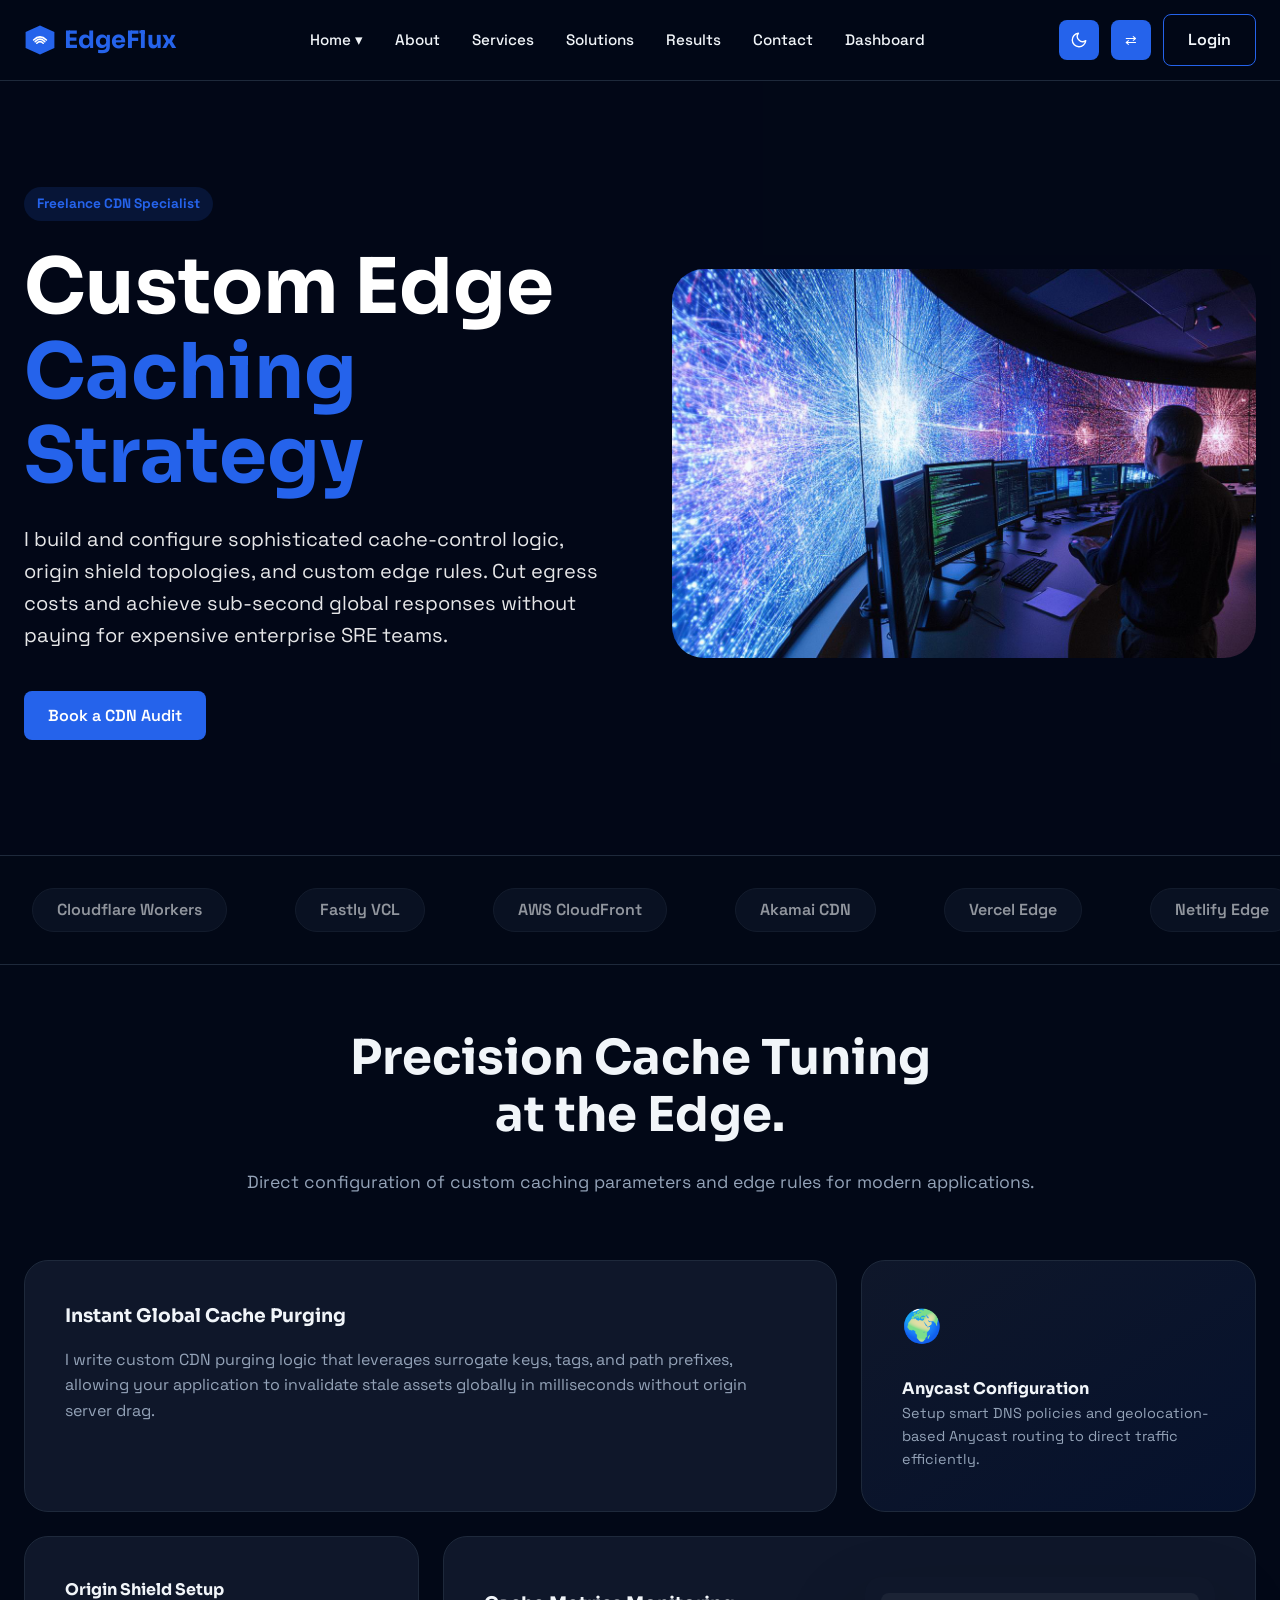
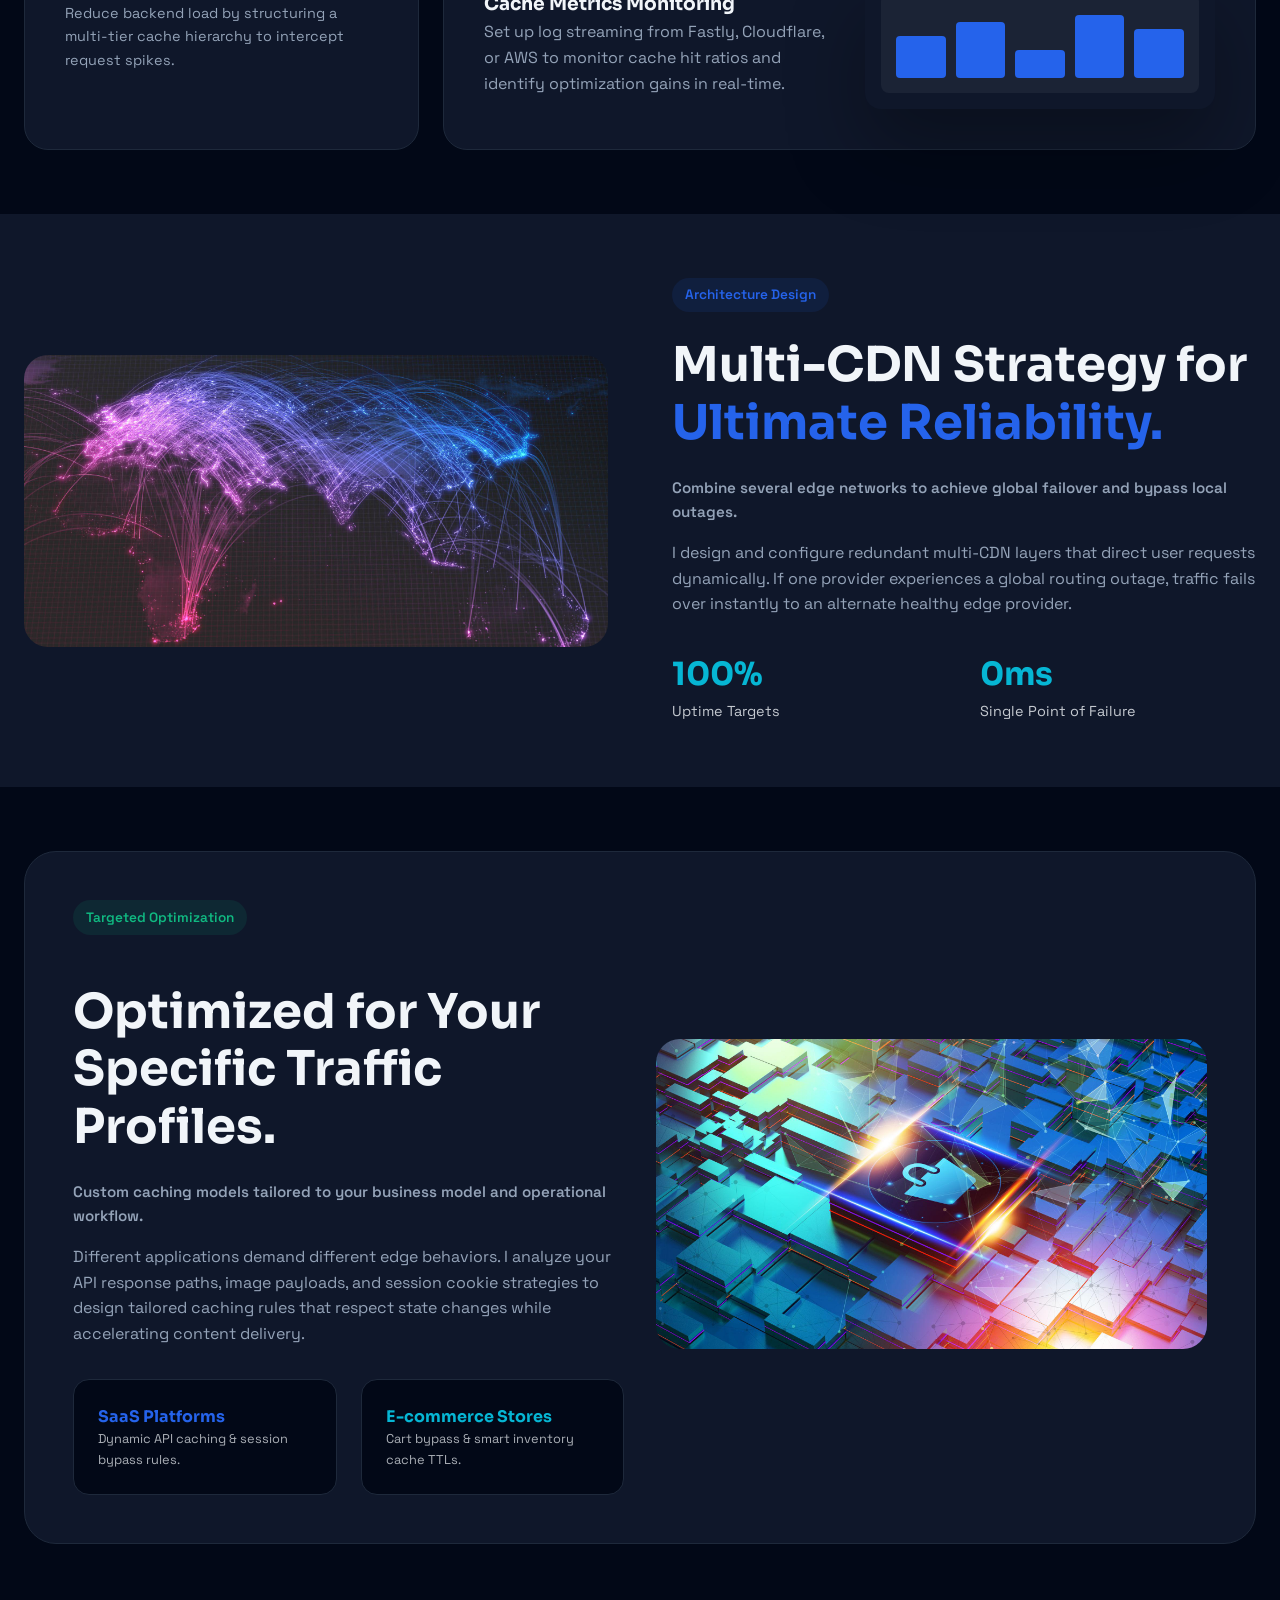
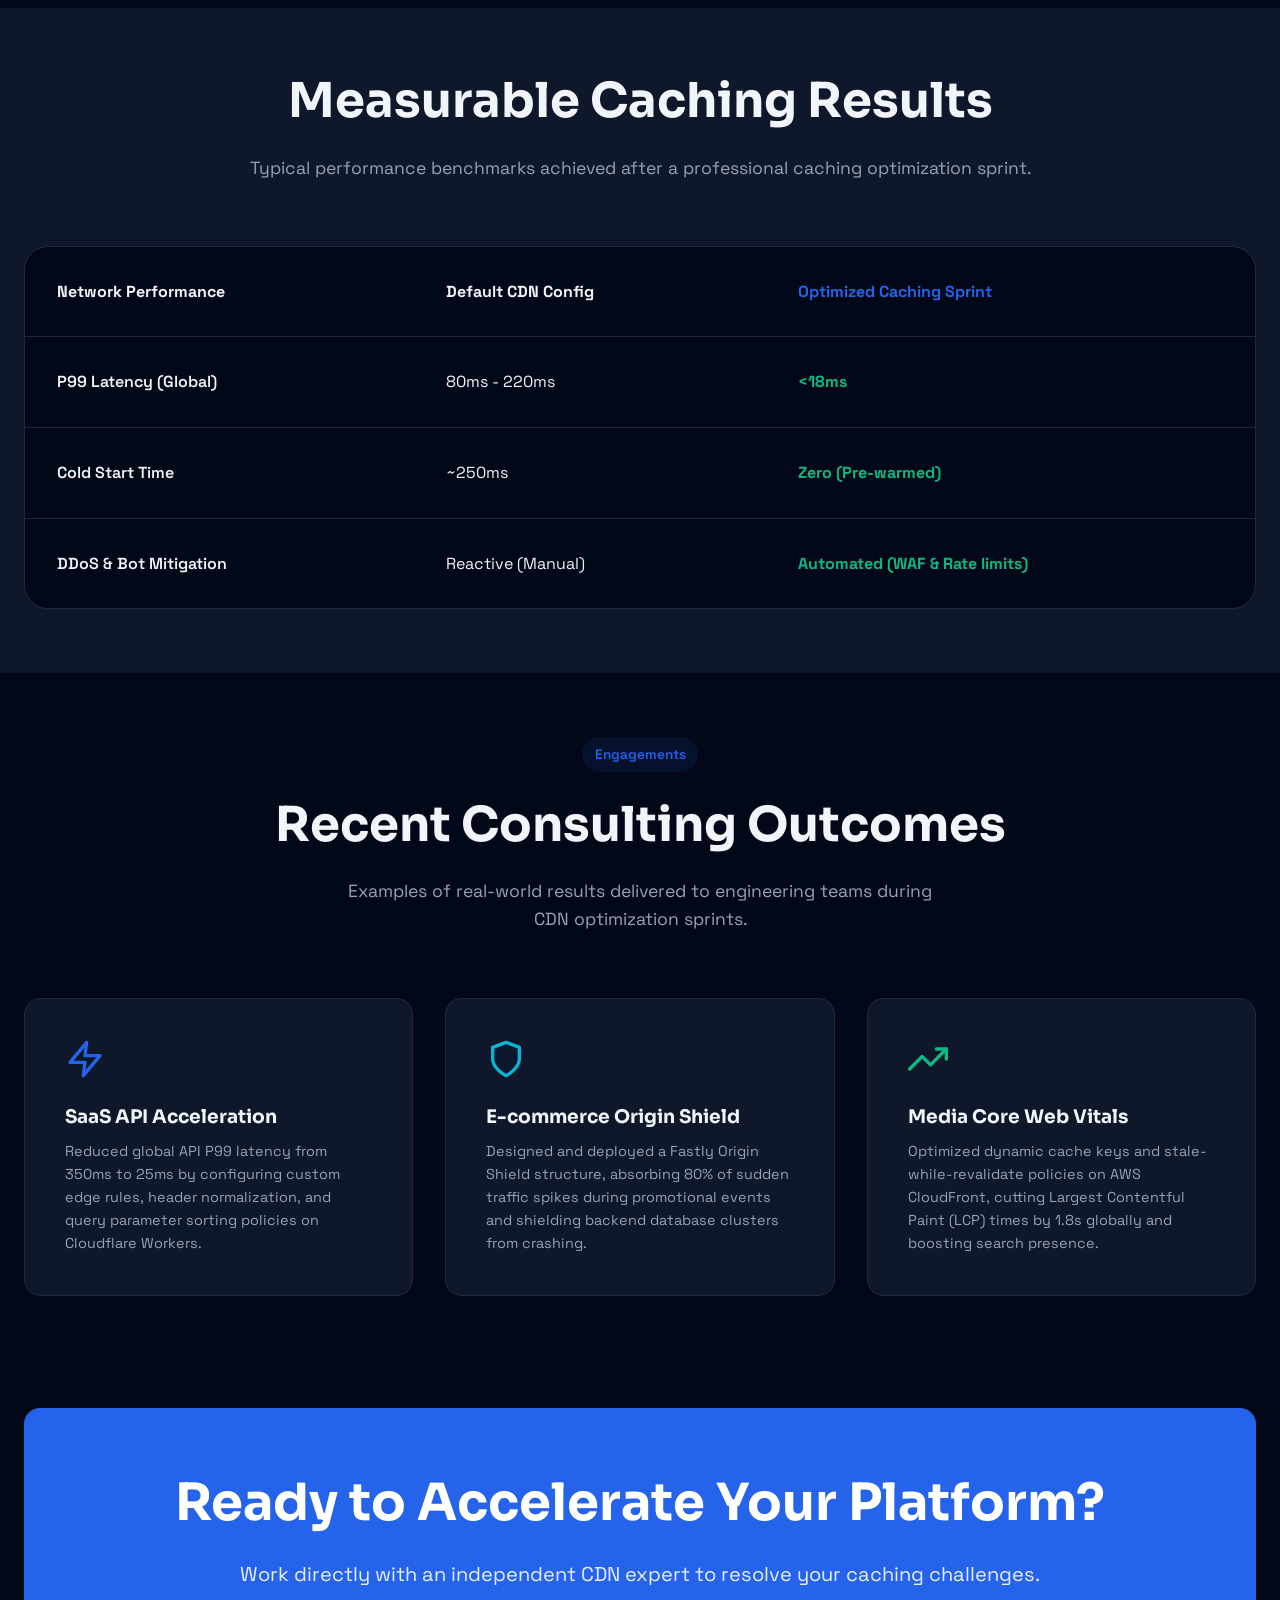
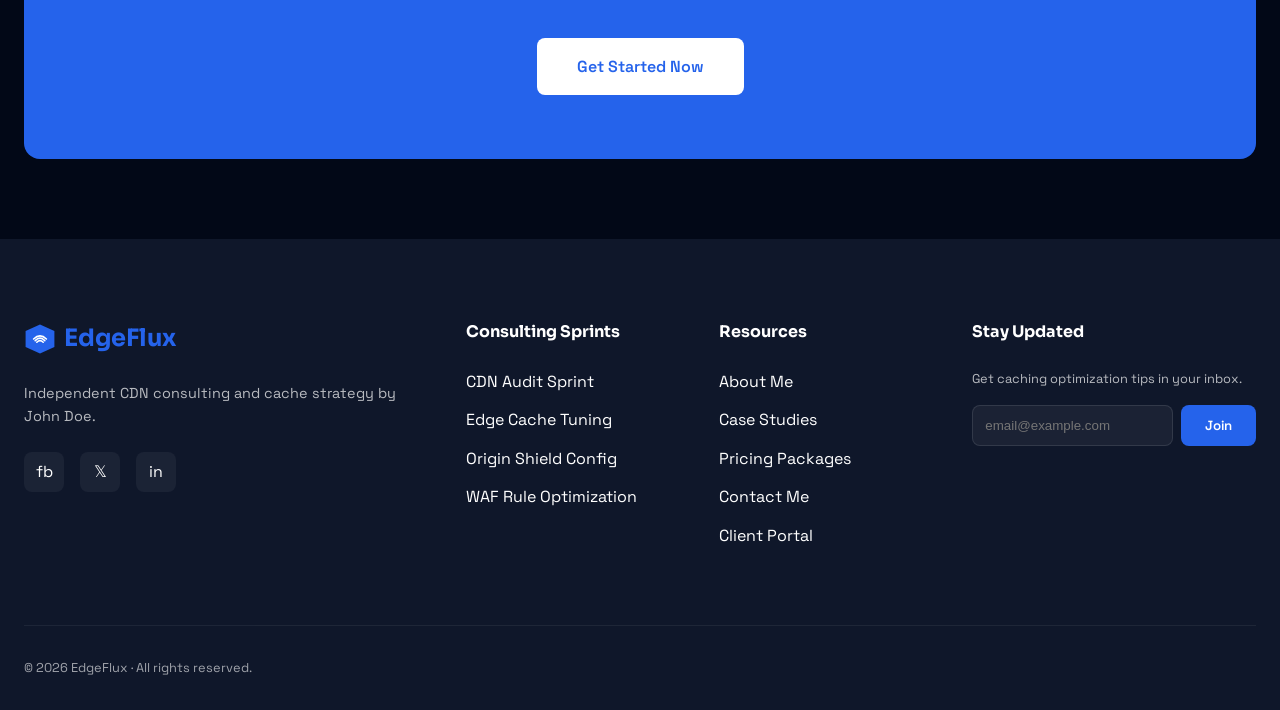
<file: home2.html>
<!DOCTYPE html>
<html lang="en" data-theme="dark" dir="ltr">

<head>
    <meta charset="UTF-8">
    <meta name="viewport" content="width=device-width, initial-scale=1.0">
    <title>Freelance Edge Caching Strategist | EdgeFlux by John Doe</title>
    <link rel="icon"
        href="data:image/svg+xml,<svg xmlns=%22http://www.w3.org/2000/svg%22 viewBox=%220 0 100 100%22><polygon points=%2250,5 95,25 95,75 50,95 5,75 5,25%22 fill=%22%232563EB%22/><path d=%22M30,50 Q50,30 70,50 M35,55 Q50,40 65,55 M40,60 Q50,50 60,60%22 fill=%22none%22 stroke=%22white%22 stroke-width=%224%22/></svg>">
    <link rel="stylesheet" href="assets/css/style.css">
    <style>
        .marquee {
            overflow: hidden;
            white-space: nowrap;
            padding: 2rem 0;
            background: rgba(var(--bg-rgb), 0.5);
            border-top: 1px solid var(--border);
            border-bottom: 1px solid var(--border);
        }

        .marquee-content {
            display: inline-block;
            animation: marquee 30s linear infinite;
        }

        .company-pill {
            display: inline-block;
            padding: 0.5rem 1.5rem;
            margin: 0 2rem;
            background: var(--card);
            border: 1px solid var(--border);
            border-radius: 50px;
            font-weight: 600;
            opacity: 0.6;
        }

        @keyframes marquee {
            from {
                transform: translateX(0);
            }

            to {
                transform: translateX(-50%);
            }
        }

        .bento-grid {
            display: grid;
            grid-template-columns: repeat(3, 1fr);
            grid-template-rows: auto;
            gap: 1.5rem;
        }

        /* ensure internal bento-large content stacks on small screens */
        .bento-large > div {
            display: grid;
            grid-template-columns: 1fr 1fr;
            gap: 2rem;
            align-items: center;
        }

        .bento-item {
            background: var(--card);
            border: 1px solid var(--border);
            border-radius: 24px;
            padding: 2.5rem;
            transition: var(--transition);
        }

        .bento-item:hover {
            border-color: var(--primary);
            transform: translateY(-5px);
        }

        .bento-large {
            grid-column: span 2;
        }

        .solution-card {
            display: flex;
            gap: 2rem;
            background: var(--card);
            border: 1px solid var(--border);
            border-radius: 32px;
            padding: 3rem;
            align-items: center;
        }

        @media (max-width: 992px) {
            .solution-card {
                flex-direction: column;
                text-align: center;
            }

            .bento-grid {
                grid-template-columns: 1fr;
            }

           

            /* stack internal two-column layouts inside large bento tiles */
            .bento-large > div {
                grid-template-columns: 1fr;
            }

            /* reduce padding on very small screens for better fit */
            .bento-item {
                padding: 1.25rem;
            }

            /* Center hero buttons on tablet/mobile */
            .hero .hero-actions {
                justify-content: center;
            }
        }

        @media (max-width: 768px) {

            /* Ensure feature-grid stacks fully on mobile */
            .feature-grid {
                text-align: center;
            }

            .feature-grid .hero-text {
                order: 1;
            }

            .feature-grid .feature-img {
                order: 2;
            }
            /* Force bento tiles to be full-width and stack one-by-one on small phones */
            .bento-grid {
                grid-template-columns: 1fr !important;
            }

            .bento-grid > .bento-item {
                grid-column: auto !important;
                width: 100% !important;
            }

            .bento-large {
                grid-column: span 1 !important;
            }

            .bento-large > div {
                grid-template-columns: 1fr !important;
            }

            .bento-item {
                padding: 1rem !important;
            }
        }
    </style>
</head>

<body>

    <!-- Header -->
    <header>
        <div class="container">
            <nav class="nav-wrapper">
                <a href="index.html" class="logo">
                    <svg width="32" height="32" viewBox="0 0 100 100" fill="none" xmlns="http://www.w3.org/2000/svg">
                        <polygon points="50,5 95,25 95,75 50,95 5,75 5,25" fill="#2563EB" />
                        <path d="M30,50 Q50,30 70,50 M35,55 Q50,40 65,55 M40,60 Q50,50 60,60" stroke="white"
                            stroke-width="5" stroke-linecap="round" />
                    </svg>
                    EdgeFlux
                </a>
                <ul class="nav-links">
                    <li>
                        <a href="index.html">Home ▾</a>
                        <ul class="dropdown-menu">
                            <li><a href="index.html">Home 1</a></li>
                            <li><a href="home2.html">Home 2</a></li>
                        </ul>
                    </li>
                    <li><a href="about.html">About</a></li>
                    <li><a href="services.html">Services</a></li>
                    <li><a href="solutions.html">Solutions</a></li>
                    <li><a href="results.html">Results</a></li>
                    <li><a href="contact.html">Contact</a></li>
                    <li><a href="dashboard.html">Dashboard</a></li>
                </ul>
                <div class="nav-controls">
                    <button class="btn-icon" id="theme-toggle" title="Toggle Theme">🌙</button>
                    <button class="btn-icon" id="rtl-toggle" title="Toggle RTL">⇄</button>
                    <a href="login.html" class="btn btn-outline">Login</a>
                    <button class="btn-icon mobile-toggle" id="menu-toggle">☰</button>
                </div>
            </nav>
        </div>
    </header>

    <!-- Mobile Navigation Overlay -->
    <div id="mobile-nav" class="mobile-nav-overlay">
        <div class="mobile-nav-header">
            <a href="index.html" class="logo">
                <svg width="32" height="32" viewBox="0 0 100 100" fill="none" xmlns="http://www.w3.org/2000/svg">
                    <polygon points="50,5 95,25 95,75 50,95 5,75 5,25" fill="#2563EB" />
                    <path d="M30,50 Q50,30 70,50 M35,55 Q50,40 65,55 M40,60 Q50,50 60,60" stroke="white"
                        stroke-width="5" stroke-linecap="round" />
                </svg>
                EdgeFlux
            </a>
            <button class="btn-icon" id="close-menu"
                style="background:none; border:none; font-size: 1.5rem; color: var(--text);">✕</button>
        </div>
        <div class="mobile-nav-content">
            <ul class="mobile-links">
                <li><a href="index.html">Home 1</a></li>
                <li><a href="home2.html">Home 2</a></li>
                <li><a href="about.html">About</a></li>
                <li><a href="services.html">Services</a></li>
                <li><a href="solutions.html">Solutions</a></li>
                <li><a href="results.html">Results</a></li>
                <li><a href="contact.html">Contact</a></li>
                <li><a href="dashboard.html">Dashboard</a></li>
            </ul>
        </div>
        <div class="mobile-nav-footer">
            <div class="mobile-controls">
                <button class="btn-icon" id="theme-toggle-mob" title="Toggle Theme">🌙</button>
                <button class="btn-icon" id="rtl-toggle-mob" title="Toggle RTL">⇄</button>
            </div>
            <a href="login.html" class="btn btn-primary" style="justify-content: center;">Login</a>
        </div>
    </div>

    <!-- 1. Hero Section -->
    <section class="hero" style="background-color: #020817; min-height: 95vh; padding-top: 120px;">
        <div class="container">
            <div class="feature-grid fade-in">
                <div class="hero-text">
                    <span class="badge"
                        style="background: rgba(37, 99, 235, 0.15); color: var(--primary); font-weight: 700;">Freelance
                        CDN Specialist</span>
                    <h1 style="font-size: clamp(3rem, 6vw, 5rem); line-height: 1.1; margin-bottom: 1.5rem;"> Custom Edge
                        <span style="color: var(--primary);">Caching Strategy</span>
                    </h1>
                    <p style="font-size: 1.25rem; color: #fff; margin-bottom: 2.5rem; max-width: 600px; opacity: 0.9;">
                        I build and configure sophisticated cache-control logic, origin shield topologies, and custom
                        edge rules. Cut egress costs and achieve sub-second global responses without paying for
                        expensive enterprise SRE teams.</p>
                    <div class="hero-actions" style="justify-content: flex-start;">
                        <a href="contact.html" class="btn btn-primary">Book a CDN Audit</a>
                    </div>
                </div>
                <div class="feature-img" style="border: none; box-shadow: none;">
                    <img src="assets/images/home2-hero.jpg" alt="Edge Caching Architecture Dashboard"
                        style="border-radius: 32px;">
                </div>
            </div>
        </div>
    </section>

    <!-- 2. Platforms & Technology Marquee -->
    <div class="marquee">
        <div class="marquee-content">
            <span class="company-pill">Cloudflare Workers</span>
            <span class="company-pill">Fastly VCL</span>
            <span class="company-pill">AWS CloudFront</span>
            <span class="company-pill">Akamai CDN</span>
            <span class="company-pill">Vercel Edge</span>
            <span class="company-pill">Netlify Edge</span>
            <span class="company-pill">Key-Value Stores</span>
            <span class="company-pill">Surrogate Keys</span>
            <span class="company-pill">Cloudflare Workers</span>
            <span class="company-pill">Fastly VCL</span>
            <span class="company-pill">AWS CloudFront</span>
            <span class="company-pill">Akamai CDN</span>
        </div>
    </div>

    <!-- 3. Smart Features (Bento) -->
    <section class="feature-section">
        <div class="container">
            <div class="section-header" style="text-align: center; margin-bottom: 4rem;">
                <h2 class="fade-in">Precision Cache Tuning <br>at the Edge.</h2>
                <p class="fade-in" style="color: var(--muted); font-size: 1.1rem; margin-top: 1rem;">Direct
                    configuration of custom caching parameters and edge rules for modern applications.</p>
            </div>
            <div class="bento-grid">
                <div class="bento-item bento-large fade-in">
                    <h3 style="margin-bottom: 1rem;">Instant Global Cache Purging</h3>
                    <p style="color: var(--muted); margin-bottom: 2rem;">I write custom CDN purging logic that leverages
                        surrogate keys, tags, and path prefixes, allowing your application to invalidate stale assets
                        globally in milliseconds without origin server drag.</p>
                    
                </div>
                <div class="bento-item fade-in"
                    style="background: linear-gradient(to bottom right, var(--card), rgba(37, 99, 235, 0.1));">
                    <div style="font-size: 2rem; margin-bottom: 1.5rem;">🌍</div>
                    <h4>Anycast Configuration</h4>
                    <p style="font-size: 0.9rem; color: var(--muted);">Setup smart DNS policies and geolocation-based
                        Anycast routing to direct traffic efficiently.</p>
                </div>
                <div class="bento-item fade-in">
                    <h4>Origin Shield Setup</h4>
                    <p style="font-size: 0.9rem; color: var(--muted);">Reduce backend load by structuring a multi-tier
                        cache hierarchy to intercept request spikes.</p>
                </div>
                <div class="bento-item bento-large fade-in">
                    <div style="display: grid; grid-template-columns: 1fr 1fr; gap: 2rem; align-items: center;">
                        <div>
                            <h3>Cache Metrics Monitoring</h3>
                            <p style="color: var(--muted);">Set up log streaming from Fastly, Cloudflare, or AWS to
                                monitor cache hit ratios and identify optimization gains in real-time.</p>
                        </div>
                        <div class="dashboard-mock" style="padding: 1rem;">
                            <div class="chart-placeholder" style="height: 100px;">
                                <div class="chart-bar" style="height: 60%;"></div>
                                <div class="chart-bar" style="height: 80%;"></div>
                                <div class="chart-bar" style="height: 40%;"></div>
                                <div class="chart-bar" style="height: 90%;"></div>
                                <div class="chart-bar" style="height: 70%;"></div>
                            </div>
                        </div>
                    </div>
                </div>
            </div>
        </div>
    </section>

    <!-- 4. Multi-CDN Architecture -->
    <section class="feature-section" style="background: var(--card);">
        <div class="container">
            <div class="feature-grid fade-in">
                <div class="feature-img" style="border: none; box-shadow: none;">
                    <img src="assets/images/network.jpg" alt="Optimizing Multi-CDN Deployments">
                </div>
                <div class="feature-text">
                    <span class="badge">Architecture Design</span>
                    <h2>Multi-CDN Strategy for <br><span style="color: var(--primary);">Ultimate Reliability.</span>
                    </h2>
                    <p style="color: var(--muted); font-size: 0.95rem; margin-bottom: 1rem; font-weight: 600;">Combine
                        several edge networks to achieve global failover and bypass local outages.</p>
                    <p style="color: var(--muted); margin-bottom: 2rem;">I design and configure redundant multi-CDN
                        layers that direct user requests dynamically. If one provider experiences a global routing
                        outage, traffic fails over instantly to an alternate healthy edge provider.</p>
                    <div class="stats-grid" style="grid-template-columns: 1fr 1fr; text-align: left;">
                        <div class="stat-item">
                            <h3>100%</h3>
                            <p>Uptime Targets</p>
                        </div>
                        <div class="stat-item">
                            <h3>0ms</h3>
                            <p>Single Point of Failure</p>
                        </div>
                    </div>
                </div>
            </div>
        </div>
    </section>

    <!-- 5. Industry Caching Solutions -->
    <section class="feature-section">
        <div class="container">
            <div class="solution-card fade-in">
                <div style="flex: 1;">
                    <span class="badge success">Targeted Optimization</span>
                    <h2 style="margin: 1.5rem 0;">Optimized for Your <br>Specific Traffic Profiles.</h2>
                    <p style="color: var(--muted); font-size: 0.95rem; margin-bottom: 1rem; font-weight: 600;">Custom
                        caching models tailored to your business model and operational workflow.</p>
                    <p style="color: var(--muted); margin-bottom: 2rem;">Different applications demand different edge
                        behaviors. I analyze your API response paths, image payloads, and session cookie strategies to
                        design tailored caching rules that respect state changes while accelerating content delivery.
                    </p>
                    <div class="home2-solutions-grid"
                        style="display: grid; grid-template-columns: 1fr 1fr; gap: 1.5rem;">
                        <div class="card" style="padding: 1.5rem; background: var(--bg);">
                            <h4 style="color: var(--primary);">SaaS Platforms</h4>
                            <p style="font-size: 0.8rem; opacity: 0.7;">Dynamic API caching & session bypass rules.</p>
                        </div>
                        <div class="card" style="padding: 1.5rem; background: var(--bg);">
                            <h4 style="color: var(--accent);">E-commerce Stores</h4>
                            <p style="font-size: 0.8rem; opacity: 0.7;">Cart bypass & smart inventory cache TTLs.</p>
                        </div>
                    </div>
                </div>
                <div style="flex: 1;">
                    <img src="assets/images/tailored.jpg" alt="Industry Solutions"
                        style="border-radius: 24px; width: 100%;">
                </div>
            </div>
        </div>
    </section>

    <!-- 6. Performance Comparison -->
    <section class="feature-section" style="background: var(--card);">
        <div class="container">
            <div class="section-header" style="text-align: center; margin-bottom: 4rem;">
                <h2 class="fade-in">Measurable Caching Results</h2>
                <p class="fade-in" style="color: var(--muted); font-size: 1.1rem; margin-top: 1rem;">Typical performance
                    benchmarks achieved after a professional caching optimization sprint.</p>
            </div>
            <div class="fade-in"
                style="overflow-x: auto; background: var(--bg); border-radius: 24px; border: 1px solid var(--border);">
                <table style="width: 100%; border-collapse: collapse; min-width: 600px;">
                    <thead>
                        <tr style="border-bottom: 1px solid var(--border); text-align: left;">
                            <th style="padding: 2rem;">Network Performance</th>
                            <th style="padding: 2rem;">Default CDN Config</th>
                            <th style="padding: 2rem; color: var(--primary);">Optimized Caching Sprint</th>
                        </tr>
                    </thead>
                    <tbody>
                        <tr style="border-bottom: 1px solid var(--border);">
                            <td style="padding: 2rem; font-weight: 600;">P99 Latency (Global)</td>
                            <td style="padding: 2rem;">80ms - 220ms</td>
                            <td style="padding: 2rem; font-weight: 700; color: var(--success);">&lt;18ms</td>
                        </tr>
                        <tr style="border-bottom: 1px solid var(--border);">
                            <td style="padding: 2rem; font-weight: 600;">Cold Start Time</td>
                            <td style="padding: 2rem;">~250ms</td>
                            <td style="padding: 2rem; font-weight: 700; color: var(--success);">Zero (Pre-warmed)</td>
                        </tr>
                        <tr>
                            <td style="padding: 2rem; font-weight: 600;">DDoS & Bot Mitigation</td>
                            <td style="padding: 2rem;">Reactive (Manual)</td>
                            <td style="padding: 2rem; font-weight: 700; color: var(--success);">Automated (WAF & Rate
                                limits)</td>
                        </tr>
                    </tbody>
                </table>
            </div>
        </div>
    </section>

    <!-- Added Content Section: Recent Consulting Engagements -->
    <section class="feature-section" style="background: var(--bg);">
        <div class="container">
            <div class="section-header" style="text-align: center; margin-bottom: 4rem;">
                <span class="badge">Engagements</span>
                <h2>Recent Consulting Outcomes</h2>
                <p style="color: var(--muted); max-width: 600px; margin: 1rem auto 0; font-size: 1.1rem;">Examples of
                    real-world results delivered to engineering teams during CDN optimization sprints.</p>
            </div>
            <div class="grid-cards home2-outcomes-grid" style="grid-template-columns: repeat(3, 1fr); gap: 2rem;">
                <div class="card fade-in" style="background: var(--card);">
                    <svg width="40" height="40" viewBox="0 0 24 24" fill="none" stroke="var(--primary)" stroke-width="2"
                        stroke-linecap="round" stroke-linejoin="round" style="margin-bottom: 1rem;">
                        <polygon points="13 2 3 14 12 14 11 22 21 10 12 10 13 2"></polygon>
                    </svg>
                    <h3>SaaS API Acceleration</h3>
                    <p style="font-size: 0.9rem; color: var(--muted); margin-top: 0.5rem;">Reduced global API P99
                        latency from 350ms to 25ms by configuring custom edge rules, header normalization, and query
                        parameter sorting policies on Cloudflare Workers.</p>
                </div>
                <div class="card fade-in" style="background: var(--card);">
                    <svg width="40" height="40" viewBox="0 0 24 24" fill="none" stroke="var(--accent)" stroke-width="2"
                        stroke-linecap="round" stroke-linejoin="round" style="margin-bottom: 1rem;">
                        <path d="M12 22s8-4 8-10V5l-8-3-8 3v7c0 6 8 10 8 10z"></path>
                    </svg>
                    <h3>E-commerce Origin Shield</h3>
                    <p style="font-size: 0.9rem; color: var(--muted); margin-top: 0.5rem;">Designed and deployed a
                        Fastly Origin Shield structure, absorbing 80% of sudden traffic spikes during promotional events
                        and shielding backend database clusters from crashing.</p>
                </div>
                <div class="card fade-in" style="background: var(--card);">
                    <svg width="40" height="40" viewBox="0 0 24 24" fill="none" stroke="var(--success)" stroke-width="2"
                        stroke-linecap="round" stroke-linejoin="round" style="margin-bottom: 1rem;">
                        <polyline points="23 6 13.5 15.5 8.5 10.5 1 18"></polyline>
                        <polyline points="17 6 23 6 23 12"></polyline>
                    </svg>
                    <h3>Media Core Web Vitals</h3>
                    <p style="font-size: 0.9rem; color: var(--muted); margin-top: 0.5rem;">Optimized dynamic cache keys
                        and stale-while-revalidate policies on AWS CloudFront, cutting Largest Contentful Paint (LCP)
                        times by 1.8s globally and boosting search presence.</p>
                </div>
            </div>
        </div>
    </section>

    <!-- 7. CTA Banner -->
    <section class="cta-banner" style="padding-bottom: 5rem;">
        <div class="container">
            <div class="card fade-in"
                style="background: var(--primary); color: white; text-align: center; border: none; padding: 4rem 2rem;">
                <h2 style="font-size: clamp(2rem, 4vw, 3.5rem); margin-bottom: 1.5rem;">Ready to Accelerate Your
                    Platform?</h2>
                <p style="margin-bottom: 3rem; opacity: 0.9; font-size: 1.25rem;">Work directly with an independent CDN
                    expert to resolve your caching challenges.</p>
                <div style="display: flex; justify-content: center; gap: 1.5rem;">
                    <a href="contact.html" class="btn"
                        style="background: white; color: var(--primary); padding: 1rem 2.5rem;">Get Started Now</a>
                </div>
            </div>
        </div>
    </section>

    <!-- Footer -->
    <footer>
        <div class="container">
            <div class="footer-grid">
                <div class="footer-col">
                    <a href="index.html" class="logo" style="margin-bottom: 1.5rem;">
                        <svg width="32" height="32" viewBox="0 0 100 100" fill="none"
                            xmlns="http://www.w3.org/2000/svg">
                            <polygon points="50,5 95,25 95,75 50,95 5,75 5,25" fill="#2563EB" />
                            <path d="M30,50 Q50,30 70,50 M35,55 Q50,40 65,55 M40,60 Q50,50 60,60" stroke="white"
                                stroke-width="5" stroke-linecap="round" />
                        </svg>
                        EdgeFlux
                    </a>
                    <p style="opacity: 0.7; font-size: 0.9rem;">Independent CDN consulting and cache strategy by John
                        Doe.
                    </p>
                    <div class="social-icons">
                        <a href="#" class="social-icon">fb</a>
                        <a href="#" class="social-icon">𝕏</a>
                        <a href="#" class="social-icon">in</a>
                    </div>
                </div>
                <div class="footer-col">
                    <h4>Consulting Sprints</h4>
                    <ul class="footer-links">
                        <li><a href="services.html">CDN Audit Sprint</a></li>
                        <li><a href="services.html">Edge Cache Tuning</a></li>
                        <li><a href="services.html">Origin Shield Config</a></li>
                        <li><a href="services.html">WAF Rule Optimization</a></li>
                    </ul>
                </div>
                <div class="footer-col">
                    <h4>Resources</h4>
                    <ul class="footer-links">
                        <li><a href="about.html">About Me</a></li>
                        <li><a href="results.html">Case Studies</a></li>
                        <li><a href="pricing.html">Pricing Packages</a></li>
                        <li><a href="contact.html">Contact Me</a></li>
                        <li><a href="dashboard.html">Client Portal</a></li>
                    </ul>
                </div>
                <div class="footer-col">
                    <h4>Stay Updated</h4>
                    <p style="font-size: 0.8rem; margin-bottom: 1rem; opacity: 0.7;">Get caching optimization tips in
                        your inbox.</p>
                    <form style="display: flex; gap: 0.5rem;">
                        <input type="email" placeholder="email@example.com"
                            style="background: rgba(255,255,255,0.05); border: 1px solid rgba(255,255,255,0.1); padding: 0.75rem; border-radius: 8px; flex: 1; color: white;">
                        <button class="btn btn-primary">Join</button>
                    </form>
                </div>
            </div>
            <div
                style="border-top: 1px solid rgba(255,255,255,0.1); padding-top: 2rem; display: flex; justify-content: space-between; font-size: 0.8rem; opacity: 0.6;">
                <p>© 2026 EdgeFlux · All rights reserved.</p>
            </div>
        </div>
    </footer>

    <button id="back-to-top">↑</button>
    <script src="assets/js/main.js"></script>
</body>

</html>
</file>
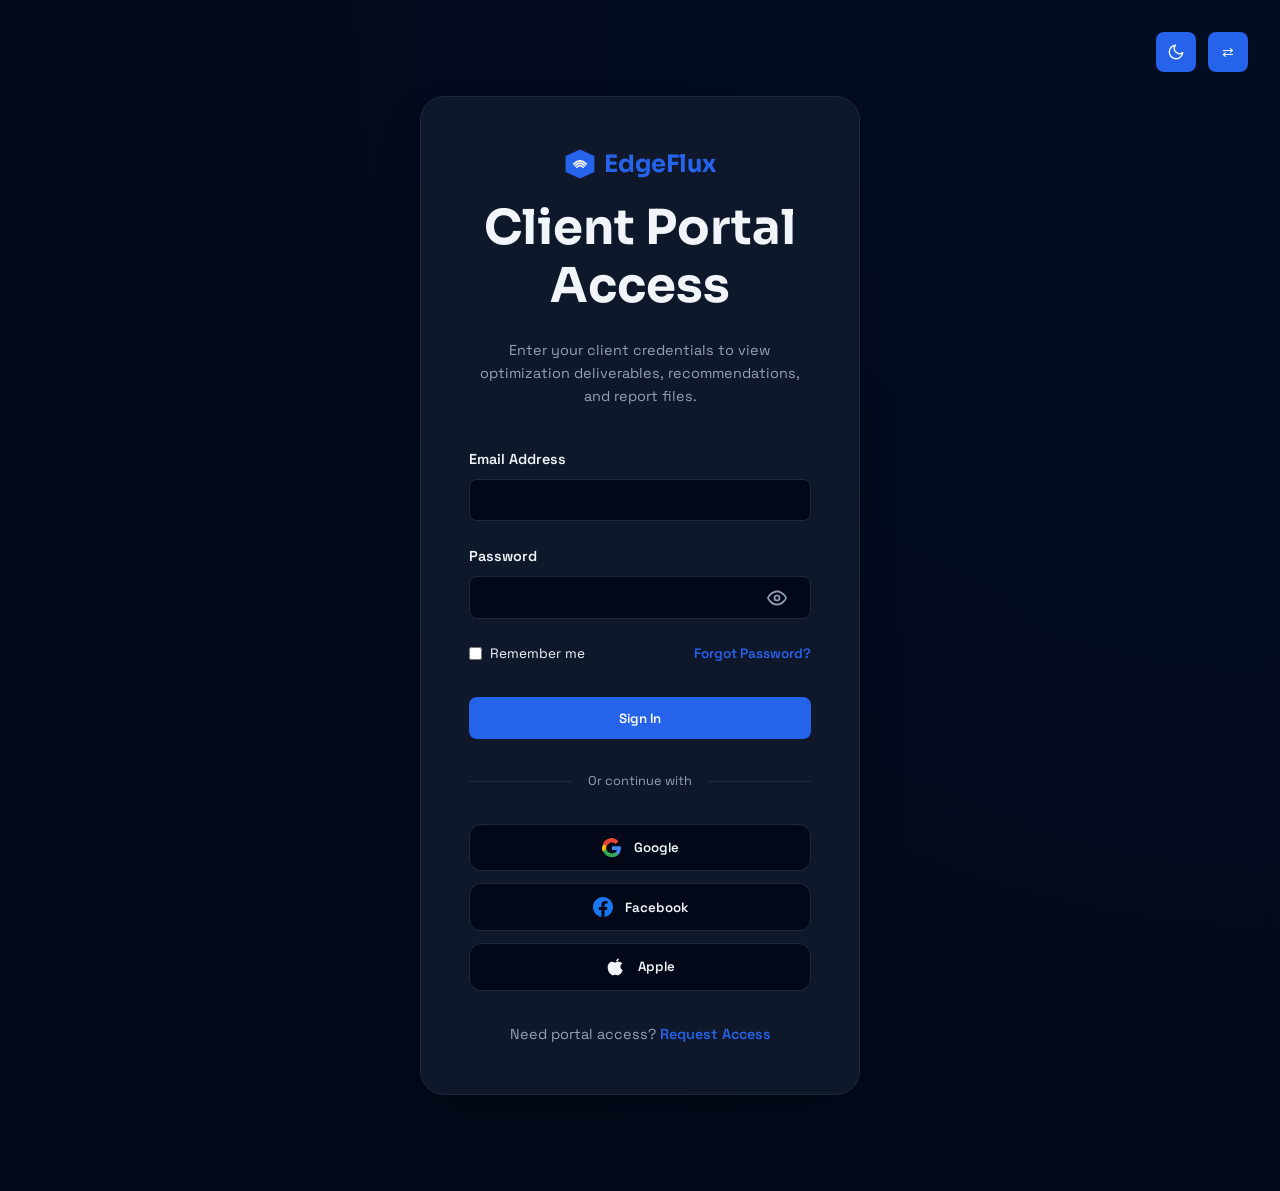
<file: login.html>
<!DOCTYPE html>
<html lang="en" data-theme="dark" dir="ltr">

<head>
    <meta charset="UTF-8">
    <meta name="viewport" content="width=device-width, initial-scale=1.0">
    <title>Client Portal Login | EdgeFlux by John Doe</title>
    <link rel="icon"
        href="data:image/svg+xml,<svg xmlns=%22http://www.w3.org/2000/svg%22 viewBox=%220 0 100 100%22><polygon points=%2250,5 95,25 95,75 50,95 5,75 5,25%22 fill=%22%232563EB%22/><path d=%22M30,50 Q50,30 70,50 M35,55 Q50,40 65,55 M40,60 Q50,50 60,60%22 fill=%22none%22 stroke=%22white%22 stroke-width=%224%22/></svg>">
    <link rel="stylesheet" href="assets/css/style.css">
    <style>
        body {
            min-height: 100vh;
            display: flex;
            align-items: center;
            justify-content: center;
            background: radial-gradient(circle at top right, rgba(37, 99, 235, 0.05), transparent), var(--bg);
            padding: 4rem 2rem;
        }

        .auth-card {
            width: 100%;
            max-width: 440px;
            padding: 3rem;
            background: var(--card);
            border: 1px solid var(--border);
            border-radius: 24px;
            box-shadow: 0 25px 50px -12px rgba(0, 0, 0, 0.25);
            margin: 2rem 0;
        }

        .auth-header {
            text-align: center;
            margin-bottom: 2.5rem;
        }

        .social-btn {
            width: 100%;
            padding: 0.8rem;
            border: 1px solid var(--border);
            border-radius: 12px;
            background: var(--bg);
            color: var(--text);
            font-weight: 600;
            display: flex;
            align-items: center;
            justify-content: center;
            gap: 0.75rem;
            margin-bottom: 0.75rem;
            transition: var(--transition);
        }

        .social-btn:hover {
            border-color: var(--primary);
            background: var(--card);
        }

        .social-btn svg {
            width: 20px;
            height: 20px;
        }

        .divider {
            display: flex;
            align-items: center;
            gap: 1rem;
            margin: 2rem 0;
            color: var(--muted);
            font-size: 0.8rem;
        }

        .divider::before,
        .divider::after {
            content: '';
            flex: 1;
            height: 1px;
            background: var(--border);
        }

        .password-group {
            position: relative;
        }

        .password-toggle {
            position: absolute;
            right: 1rem;
            top: 50%;
            transform: translateY(-50%);
            background: none;
            border: none;
            color: var(--muted);
            cursor: pointer;
            display: flex;
            align-items: center;
            justify-content: center;
            padding: 0.5rem;
            transition: var(--transition);
        }

        .password-toggle:hover {
            color: var(--primary);
        }

        .auth-controls {
            position: fixed;
            top: 2rem;
            right: 2rem;
            display: flex;
            gap: 0.75rem;
        }

        [dir="rtl"] .auth-controls {
            right: auto;
            left: 2rem;
        }

        a:hover {
            text-decoration: underline;
        }

        .logo:hover {
            text-decoration: none;
        }

        .auth-extra {
            display: flex;
            justify-content: space-between;
            align-items: center;
            margin-top: 0.5rem;
            margin-bottom: 2rem;
            font-size: 0.85rem;
        }

        @media (max-width: 480px) {
            .auth-extra {
                flex-direction: column;
                align-items: flex-start;
                gap: 1rem;
            }
            .auth-card {
                padding: 2rem;
            }
        }
    </style>
</head>

<body>

    <div class="auth-controls">
        <button class="btn-icon" id="theme-toggle">🌙</button>
        <button class="btn-icon" id="rtl-toggle">⇄</button>
    </div>

    <div class="auth-card fade-in">
        <div class="auth-header">
            <a href="index.html" class="logo" style="justify-content: center; margin-bottom: 1rem;">
                <svg width="32" height="32" viewBox="0 0 100 100" fill="none" xmlns="http://www.w3.org/2000/svg">
                    <polygon points="50,5 95,25 95,75 50,95 5,75 5,25" fill="#2563EB" />
                    <path d="M30,50 Q50,30 70,50 M35,55 Q50,40 65,55 M40,60 Q50,50 60,60" stroke="white"
                        stroke-width="5" stroke-linecap="round" />
                </svg>
                EdgeFlux
            </a>
            <h2>Client Portal Access</h2>
            <p style="color: var(--muted); font-size: 0.9rem; margin-top: 0.5rem;">Enter your client credentials to view optimization deliverables, recommendations, and report files.</p>
        </div>

        <form action="dashboard.html">
            <div class="form-group" style="margin-bottom: 1.5rem;">
                <label for="email" style="display: block; margin-bottom: 0.5rem; font-size: 0.9rem; font-weight: 600;">Email Address</label>
                <input type="email" id="email" required
                    style="width: 100%; padding: 0.8rem; border-radius: 8px; border: 1px solid var(--border); background: var(--bg); color: var(--text);">
            </div>
            <div class="form-group" style="margin-bottom: 1.5rem;">
                <label for="password" style="display: block; margin-bottom: 0.5rem; font-size: 0.9rem; font-weight: 600;">Password</label>
                <div class="password-group">
                    <input type="password" id="password" required
                        style="width: 100%; padding: 0.8rem; border-radius: 8px; border: 1px solid var(--border); background: var(--bg); color: var(--text);">
                    <button type="button" class="password-toggle">
                        <svg width="20" height="20" viewBox="0 0 24 24" fill="none" stroke="currentColor" stroke-width="2" stroke-linecap="round" stroke-linejoin="round"><path d="M1 12s4-8 11-8 11 8 11 8-4 8-11 8-11-8-11-8z"></path><circle cx="12" cy="12" r="3"></circle></svg>
                    </button>
                </div>
            </div>

            <div class="auth-extra">
                <label style="display: flex; align-items: center; gap: 0.5rem; cursor: pointer;">
                    <input type="checkbox"> Remember me
                </label>
                <a href="#" style="color: var(--primary); font-weight: 600;">Forgot Password?</a>
            </div>

            <button type="submit" class="btn btn-primary" style="width: 100%; justify-content: center; padding: 0.8rem;">Sign In</button>
        </form>

        <div class="divider">Or continue with</div>

        <div class="social-auth">
            <button class="social-btn">
                <svg viewBox="0 0 24 24" xmlns="http://www.w3.org/2000/svg"><path d="M22.56 12.25c0-.78-.07-1.53-.2-2.25H12v4.26h5.92c-.26 1.37-1.04 2.53-2.21 3.31v2.77h3.57c2.08-1.92 3.28-4.74 3.28-8.09z" fill="#4285F4"/><path d="M12 23c3.11 0 5.72-1.03 7.63-2.79l-3.57-2.77c-.99.66-2.23 1.06-4.06 1.06-3.12 0-5.76-2.11-6.7-4.94H1.54v2.87A11.996 11.996 0 0 0 12 23z" fill="#34A853"/><path d="M5.3 13.56A7.16 7.16 0 0 1 5 12c0-.54.09-1.07.26-1.56V7.57H1.54A11.988 11.988 0 0 0 0 12c0 1.61.32 3.15.9 4.56l4.4-3.44z" fill="#FBBC05"/><path d="M12 5.38c1.69 0 3.21.58 4.41 1.72l3.31-3.31C17.71 1.74 15.1 0 12 0 7.31 0 3.29 2.68 1.32 6.61l4.4 3.44c.94-2.83 3.58-4.94 6.7-4.94z" fill="#EA4335"/></svg>
                Google
            </button>
            <button class="social-btn">
                <svg viewBox="0 0 24 24" xmlns="http://www.w3.org/2000/svg" fill="#1877F2"><path d="M24 12.073c0-6.627-5.373-12-12-12s-12 5.373-12 12c0 5.99 4.388 10.954 10.125 11.854v-8.385H7.078v-3.47h3.047V9.43c0-3.007 1.792-4.669 4.533-4.669 1.312 0 2.686.235 2.686.235v2.953H15.83c-1.491 0-1.956.925-1.956 1.874v2.25h3.328l-.532 3.47h-2.796v8.385C19.612 23.027 24 18.062 24 12.073z"/></svg>
                Facebook
            </button>
            <button class="social-btn">
                <svg viewBox="0 0 24 24" xmlns="http://www.w3.org/2000/svg" fill="currentColor"><path d="M17.05 20.28c-.98.95-2.05 1.72-3.2 1.72-1.12 0-1.48-.68-2.76-.68-1.28 0-1.68.66-2.75.68-1.07.02-2.25-.85-3.25-1.85-2.02-2.02-3.1-5.12-3.1-7.85 0-4.38 2.85-6.7 5.58-6.7 1.45 0 2.8.98 3.68.98.88 0 2.52-1.22 4.25-1.02 1.75.2 3.12 1 4.12 2.38-3.48 2.05-2.92 6.55.6 7.98-.75 1.85-1.95 3.52-2.97 4.34zM12.05 5.5c-.05-1.88 1.55-3.55 3.38-3.62.18 1.95-1.6 3.75-3.38 3.62z"/></svg>
                Apple
            </button>
        </div>

        <p style="text-align: center; font-size: 0.9rem; margin-top: 2rem; color: var(--muted); white-space: nowrap;">
            Need portal access? <a href="register.html" style="color: var(--primary); font-weight: 600;">Request Access</a>
        </p>
    </div>

    <script src="assets/js/main.js"></script>
</body>

</html>
</file>
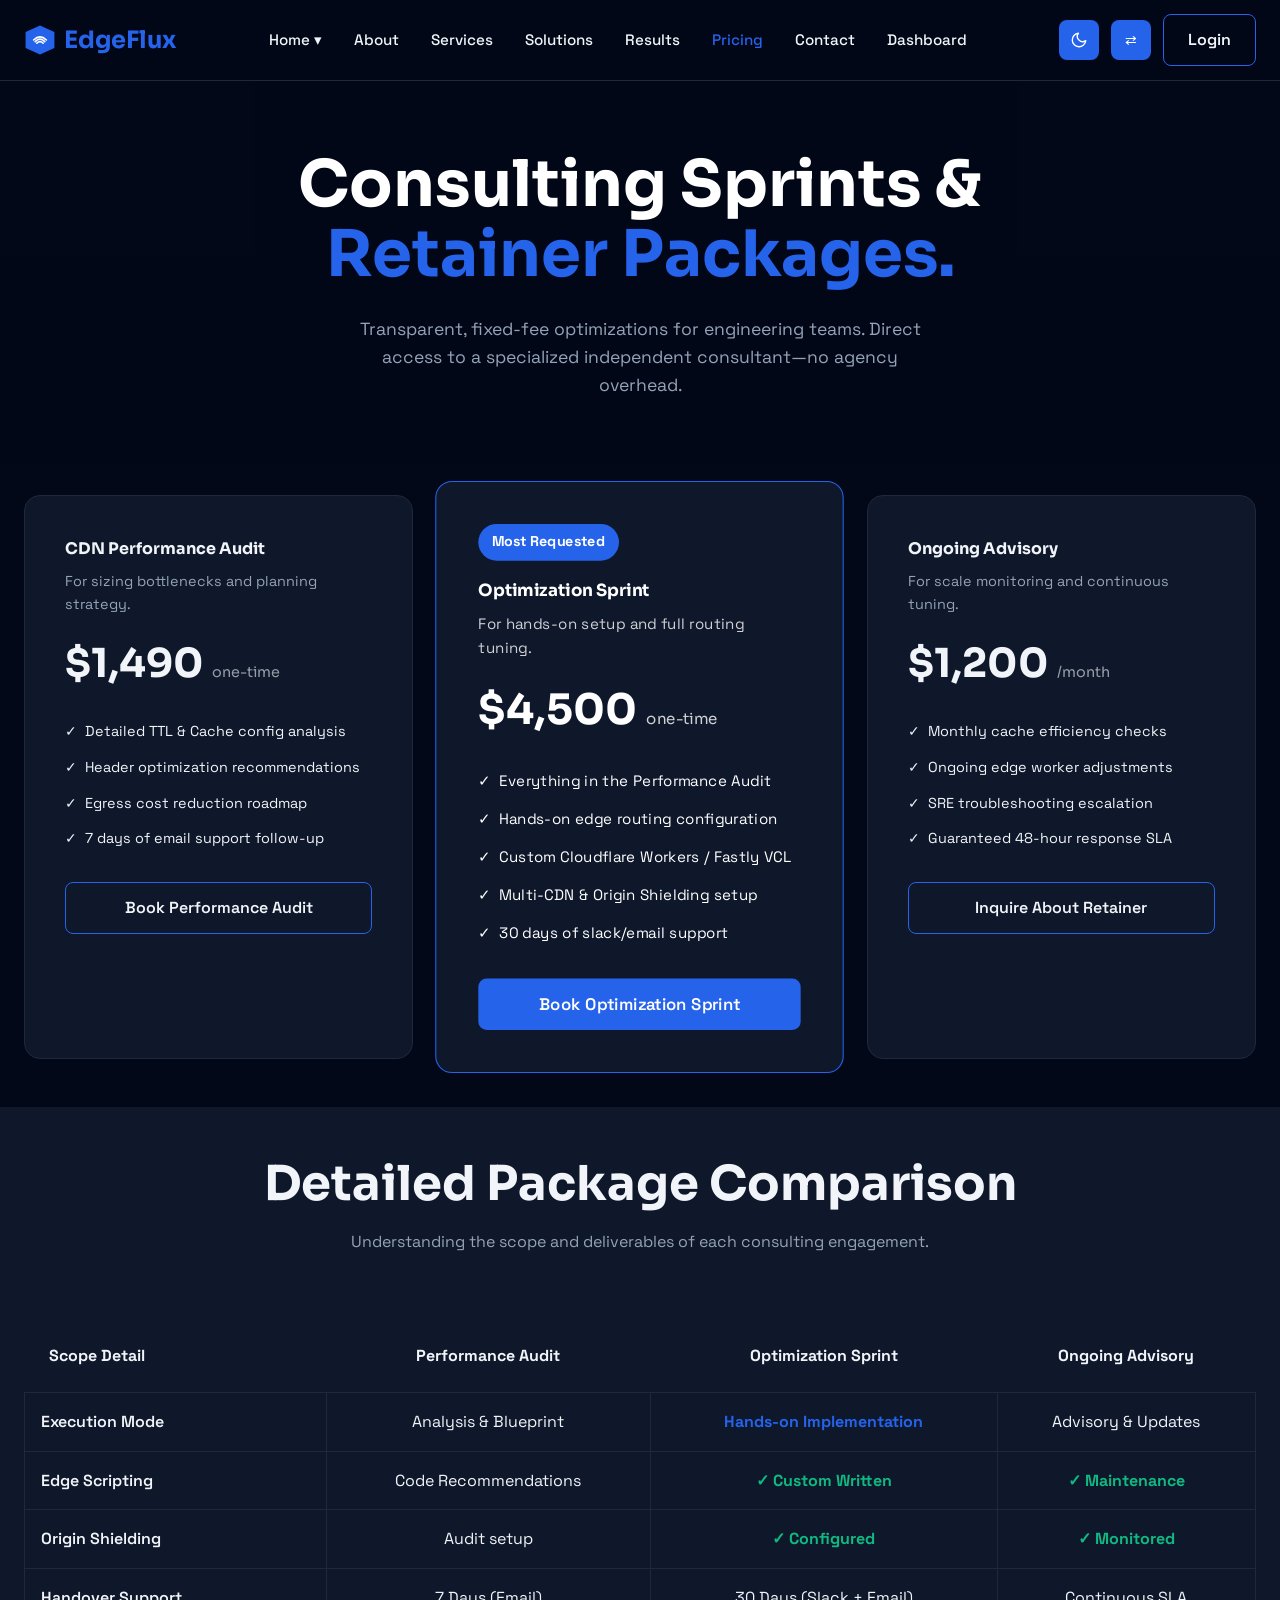
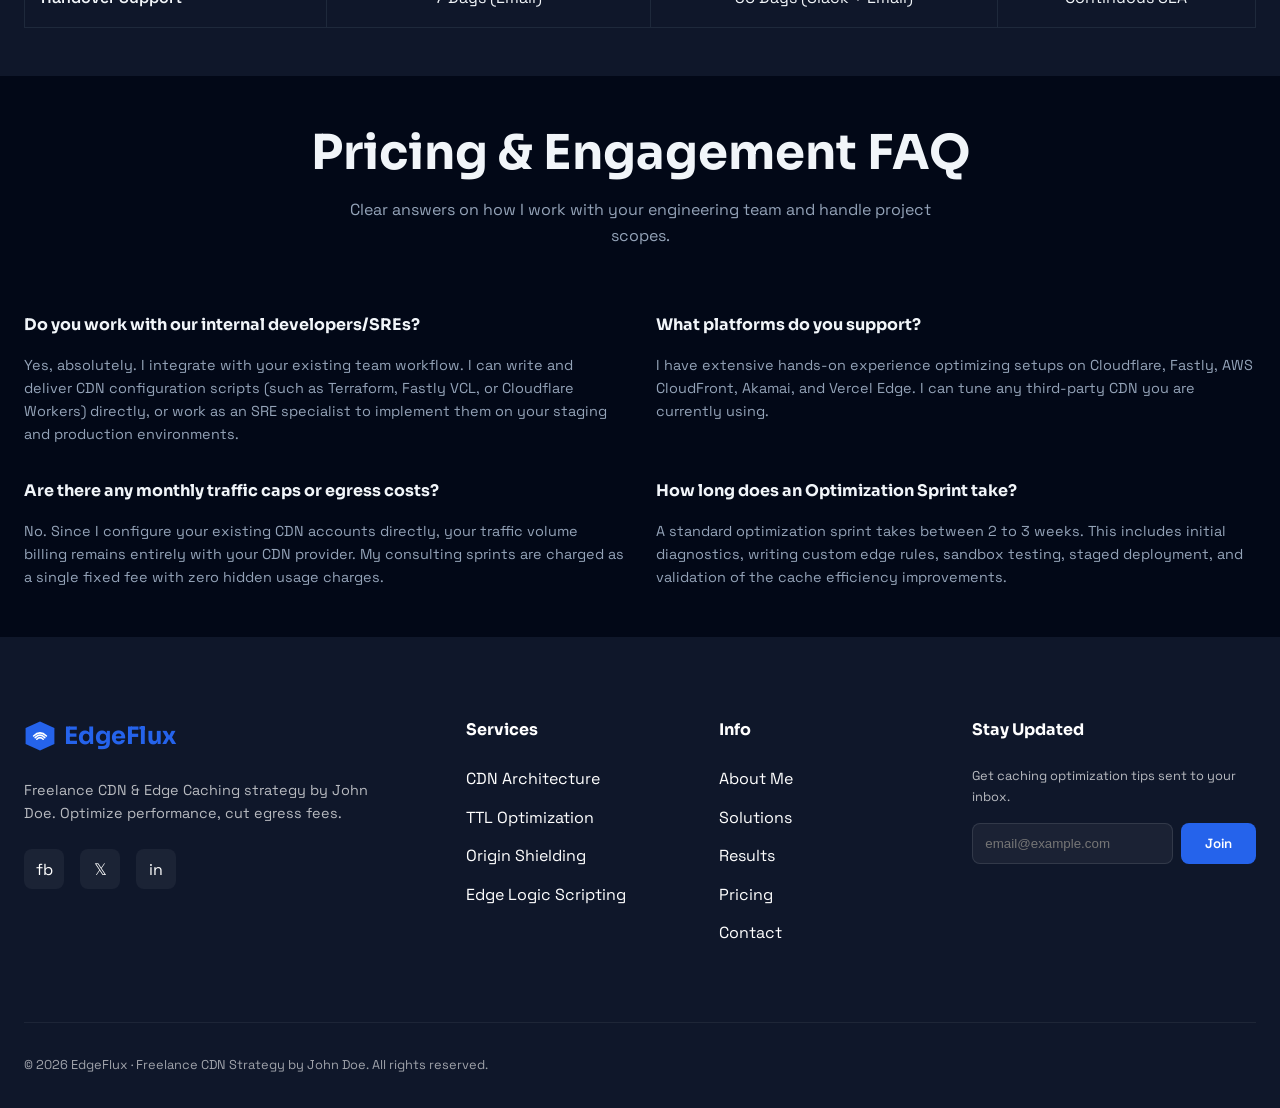
<file: pricing.html>
<!DOCTYPE html>
<html lang="en" data-theme="dark" dir="ltr">
<head>
    <meta charset="UTF-8">
    <meta name="viewport" content="width=device-width, initial-scale=1.0">
    <title>Consulting Services & Pricing Packages | EdgeFlux by John Doe</title>
    <meta name="description" content="Transparent, fixed-fee CDN optimization audits and edge caching consulting sprints. Find the right package to speed up your platform.">
    <link rel="icon" href="data:image/svg+xml,<svg xmlns=%22http://www.w3.org/2000/svg%22 viewBox=%220 0 100 100%22><polygon points=%2250,5 95,25 95,75 50,95 5,75 5,25%22 fill=%22%232563EB%22/><path d=%22M30,50 Q50,30 70,50 M35,55 Q50,40 65,55 M40,60 Q50,50 60,60%22 fill=%22none%22 stroke=%22white%22 stroke-width=%224%22/></svg>">
    <link rel="stylesheet" href="assets/css/style.css">
    <style>
        .price-card.featured {
            background: var(--secondary);
            color: white;
            border-color: var(--primary);
            transform: scale(1.05);
            z-index: 10;
        }
        .price-card.featured h2 { color: var(--accent); }

        .faq-grid {
            display: grid;
            grid-template-columns: 1fr 1fr;
            gap: 2rem;
            margin-top: 4rem;
        }
    </style>
</head>
<body>

    <!-- Header -->
    <header>
        <div class="container">
            <nav class="nav-wrapper">
                <a href="index.html" class="logo">
                    <svg width="32" height="32" viewBox="0 0 100 100" fill="none" xmlns="http://www.w3.org/2000/svg">
                        <polygon points="50,5 95,25 95,75 50,95 5,75 5,25" fill="#2563EB"/>
                        <path d="M30,50 Q50,30 70,50 M35,55 Q50,40 65,55 M40,60 Q50,50 60,60" stroke="white" stroke-width="5" stroke-linecap="round"/>
                    </svg>
                    EdgeFlux
                </a>
                <ul class="nav-links">
                    <li>
                        <a href="index.html">Home ▾</a>
                        <ul class="dropdown-menu">
                            <li><a href="index.html">Home 1</a></li>
                            <li><a href="home2.html">Home 2</a></li>
                        </ul>
                    </li>
                    <li><a href="about.html">About</a></li>
                    <li><a href="services.html">Services</a></li>
                    <li><a href="solutions.html">Solutions</a></li>
                    <li><a href="results.html">Results</a></li>
                    <li><a href="pricing.html" class="active" style="color: var(--primary);">Pricing</a></li>
                    <li><a href="contact.html">Contact</a></li>
                    <li><a href="dashboard.html">Dashboard</a></li>
                </ul>
                <div class="nav-controls">
                    <button class="btn-icon" id="theme-toggle" title="Toggle Theme">🌙</button>
                    <button class="btn-icon" id="rtl-toggle" title="Toggle RTL">⇄</button>
                    <a href="login.html" class="btn btn-outline">Login</a>
                    <button class="btn-icon mobile-toggle" id="menu-toggle">☰</button>
                </div>
            </nav>
        </div>
    </header>

    <!-- Mobile Navigation Overlay -->
    <div id="mobile-nav" class="mobile-nav-overlay">
        <div class="mobile-nav-header">
            <a href="index.html" class="logo">
                <svg width="32" height="32" viewBox="0 0 100 100" fill="none" xmlns="http://www.w3.org/2000/svg">
                    <polygon points="50,5 95,25 95,75 50,95 5,75 5,25" fill="#2563EB" />
                    <path d="M30,50 Q50,30 70,50 M35,55 Q50,40 65,55 M40,60 Q50,50 60,60" stroke="white"
                        stroke-width="5" stroke-linecap="round" />
                </svg>
                EdgeFlux
            </a>
            <button class="btn-icon" id="close-menu" style="background:none; border:none; font-size: 1.5rem; color: var(--text);">✕</button>
        </div>
        <div class="mobile-nav-content">
            <ul class="mobile-links">
                <li><a href="index.html">Home 1</a></li>
                <li><a href="home2.html">Home 2</a></li>
                <li><a href="about.html">About</a></li>
                <li><a href="services.html">Services</a></li>
                <li><a href="solutions.html">Solutions</a></li>
                <li><a href="results.html">Results</a></li>
                <li><a href="contact.html">Contact</a></li>
                <li><a href="dashboard.html">Dashboard</a></li>
            </ul>
        </div>
        <div class="mobile-nav-footer">
            <div class="mobile-controls">
                <button class="btn-icon" id="theme-toggle-mob" title="Toggle Theme">🌙</button>
                <button class="btn-icon" id="rtl-toggle-mob" title="Toggle RTL">⇄</button>
            </div>
            <a href="login.html" class="btn btn-primary" style="justify-content: center;">Login</a>
        </div>
    </div>

    <!-- Hero Section -->
    <section class="hero" style="min-height: 40vh; padding-top: 150px; text-align: center;">
        <div class="container">
            <h1 class="fade-in">Consulting Sprints & <br><span style="color: var(--primary);">Retainer Packages.</span></h1>
            <p class="fade-in" style="max-width: 600px; margin: 1rem auto; font-size: 1.1rem; color: var(--muted);">
                Transparent, fixed-fee optimizations for engineering teams. Direct access to a specialized independent consultant—no agency overhead.
            </p>
        </div>
    </section>

    <!-- Pricing Packages -->
    <section style="padding-top: 2rem;">
        <div class="container">
            <div class="grid-cards">
                <!-- Audit -->
                <div class="card price-card fade-in">
                    <h4>CDN Performance Audit</h4>
                    <p style="font-size: 0.9rem; color: var(--muted); margin: 0.5rem 0 1.5rem;">For sizing bottlenecks and planning strategy.</p>
                    <h2 style="font-size: 2.5rem; color: var(--text);">$1,490 <small style="font-size: 0.9rem; font-weight: normal; opacity: 0.6;">one-time</small></h2>
                    <ul style="list-style: none; margin: 2rem 0; font-size: 0.9rem; padding: 0;">
                        <li style="margin-bottom: 0.8rem; display: flex; gap: 0.5rem;"><span>✓</span> Detailed TTL & Cache config analysis</li>
                        <li style="margin-bottom: 0.8rem; display: flex; gap: 0.5rem;"><span>✓</span> Header optimization recommendations</li>
                        <li style="margin-bottom: 0.8rem; display: flex; gap: 0.5rem;"><span>✓</span> Egress cost reduction roadmap</li>
                        <li style="margin-bottom: 0.8rem; display: flex; gap: 0.5rem;"><span>✓</span> 7 days of email support follow-up</li>
                    </ul>
                    <a href="contact.html" class="btn btn-outline" style="width: 100%; justify-content: center; margin-top: auto;">Book Performance Audit</a>
                </div>
                <!-- Sprint -->
                <div class="card price-card featured fade-in">
                    <div class="badge" style="background: var(--primary); color: white; margin-bottom: 1rem; font-weight: bold;">Most Requested</div>
                    <h4>Optimization Sprint</h4>
                    <p style="font-size: 0.9rem; opacity: 0.8; margin: 0.5rem 0 1.5rem;">For hands-on setup and full routing tuning.</p>
                    <h2 style="font-size: 2.5rem; color: white;">$4,500 <small style="font-size: 0.9rem; font-weight: normal; opacity: 0.8;">one-time</small></h2>
                    <ul style="list-style: none; margin: 2rem 0; font-size: 0.9rem; padding: 0;">
                        <li style="margin-bottom: 0.8rem; display: flex; gap: 0.5rem;"><span>✓</span> Everything in the Performance Audit</li>
                        <li style="margin-bottom: 0.8rem; display: flex; gap: 0.5rem;"><span>✓</span> Hands-on edge routing configuration</li>
                        <li style="margin-bottom: 0.8rem; display: flex; gap: 0.5rem;"><span>✓</span> Custom Cloudflare Workers / Fastly VCL</li>
                        <li style="margin-bottom: 0.8rem; display: flex; gap: 0.5rem;"><span>✓</span> Multi-CDN & Origin Shielding setup</li>
                        <li style="margin-bottom: 0.8rem; display: flex; gap: 0.5rem;"><span>✓</span> 30 days of slack/email support</li>
                    </ul>
                    <a href="contact.html" class="btn btn-primary" style="width: 100%; justify-content: center; margin-top: auto;">Book Optimization Sprint</a>
                </div>
                <!-- Retainer -->
                <div class="card price-card fade-in">
                    <h4>Ongoing Advisory</h4>
                    <p style="font-size: 0.9rem; color: var(--muted); margin: 0.5rem 0 1.5rem;">For scale monitoring and continuous tuning.</p>
                    <h2 style="font-size: 2.5rem; color: var(--text);">$1,200 <small style="font-size: 0.9rem; font-weight: normal; opacity: 0.6;">/month</small></h2>
                    <ul style="list-style: none; margin: 2rem 0; font-size: 0.9rem; padding: 0;">
                        <li style="margin-bottom: 0.8rem; display: flex; gap: 0.5rem;"><span>✓</span> Monthly cache efficiency checks</li>
                        <li style="margin-bottom: 0.8rem; display: flex; gap: 0.5rem;"><span>✓</span> Ongoing edge worker adjustments</li>
                        <li style="margin-bottom: 0.8rem; display: flex; gap: 0.5rem;"><span>✓</span> SRE troubleshooting escalation</li>
                        <li style="margin-bottom: 0.8rem; display: flex; gap: 0.5rem;"><span>✓</span> Guaranteed 48-hour response SLA</li>
                    </ul>
                    <a href="contact.html" class="btn btn-outline" style="width: 100%; justify-content: center; margin-top: auto;">Inquire About Retainer</a>
                </div>
            </div>
        </div>
    </section>

    <!-- Comparison Table -->
    <section style="background: var(--card);">
        <div class="container">
            <h2 style="text-align: center; margin-bottom: 1rem;">Detailed Package Comparison</h2>
            <p style="text-align: center; color: var(--muted); max-width: 600px; margin: 0 auto 4rem;">Understanding the scope and deliverables of each consulting engagement.</p>
            <div style="overflow-x: auto;">
                <table class="comparison-table" style="width: 100%; border-collapse: collapse;">
                    <thead>
                        <tr>
                            <th style="text-align: left; padding: 1.5rem;">Scope Detail</th>
                            <th>Performance Audit</th>
                            <th>Optimization Sprint</th>
                            <th>Ongoing Advisory</th>
                        </tr>
                    </thead>
                    <tbody>
                        <tr>
                            <td style="text-align: left; padding: 1rem; border: 1px solid var(--border); font-weight: 600;">Execution Mode</td>
                            <td style="text-align: center; border: 1px solid var(--border);">Analysis & Blueprint</td>
                            <td style="text-align: center; border: 1px solid var(--border); font-weight: 700; color: var(--primary);">Hands-on Implementation</td>
                            <td style="text-align: center; border: 1px solid var(--border);">Advisory & Updates</td>
                        </tr>
                        <tr>
                            <td style="text-align: left; padding: 1rem; border: 1px solid var(--border); font-weight: 600;">Edge Scripting</td>
                            <td style="text-align: center; border: 1px solid var(--border);">Code Recommendations</td>
                            <td style="text-align: center; border: 1px solid var(--border);"><span style="color: var(--success); font-weight: bold;">✓ Custom Written</span></td>
                            <td style="text-align: center; border: 1px solid var(--border);"><span style="color: var(--success); font-weight: bold;">✓ Maintenance</span></td>
                        </tr>
                        <tr>
                            <td style="text-align: left; padding: 1rem; border: 1px solid var(--border); font-weight: 600;">Origin Shielding</td>
                            <td style="text-align: center; border: 1px solid var(--border);">Audit setup</td>
                            <td style="text-align: center; border: 1px solid var(--border);"><span style="color: var(--success); font-weight: bold;">✓ Configured</span></td>
                            <td style="text-align: center; border: 1px solid var(--border);"><span style="color: var(--success); font-weight: bold;">✓ Monitored</span></td>
                        </tr>
                        <tr>
                            <td style="text-align: left; padding: 1rem; border: 1px solid var(--border); font-weight: 600;">Handover Support</td>
                            <td style="text-align: center; border: 1px solid var(--border);">7 Days (Email)</td>
                            <td style="text-align: center; border: 1px solid var(--border);">30 Days (Slack + Email)</td>
                            <td style="text-align: center; border: 1px solid var(--border);">Continuous SLA</td>
                        </tr>
                    </tbody>
                </table>
            </div>
        </div>
    </section>

    <!-- FAQ Section -->
    <section>
        <div class="container">
            <h2 style="text-align: center; margin-bottom: 1rem;">Pricing & Engagement FAQ</h2>
            <p style="text-align: center; color: var(--muted); max-width: 600px; margin: 0 auto 4rem;">Clear answers on how I work with your engineering team and handle project scopes.</p>
            <div class="faq-grid">
                <div class="fade-in">
                    <h4 style="margin-bottom: 1rem;">Do you work with our internal developers/SREs?</h4>
                    <p style="color: var(--muted); font-size: 0.9rem;">Yes, absolutely. I integrate with your existing team workflow. I can write and deliver CDN configuration scripts (such as Terraform, Fastly VCL, or Cloudflare Workers) directly, or work as an SRE specialist to implement them on your staging and production environments.</p>
                </div>
                <div class="fade-in">
                    <h4 style="margin-bottom: 1rem;">What platforms do you support?</h4>
                    <p style="color: var(--muted); font-size: 0.9rem;">I have extensive hands-on experience optimizing setups on Cloudflare, Fastly, AWS CloudFront, Akamai, and Vercel Edge. I can tune any third-party CDN you are currently using.</p>
                </div>
                <div class="fade-in">
                    <h4 style="margin-bottom: 1rem;">Are there any monthly traffic caps or egress costs?</h4>
                    <p style="color: var(--muted); font-size: 0.9rem;">No. Since I configure your existing CDN accounts directly, your traffic volume billing remains entirely with your CDN provider. My consulting sprints are charged as a single fixed fee with zero hidden usage charges.</p>
                </div>
                <div class="fade-in">
                    <h4 style="margin-bottom: 1rem;">How long does an Optimization Sprint take?</h4>
                    <p style="color: var(--muted); font-size: 0.9rem;">A standard optimization sprint takes between 2 to 3 weeks. This includes initial diagnostics, writing custom edge rules, sandbox testing, staged deployment, and validation of the cache efficiency improvements.</p>
                </div>
            </div>
        </div>
    </section>

    <!-- Footer -->
    <footer>
        <div class="container">
            <div class="footer-grid">
                <div class="footer-col">
                    <a href="index.html" class="logo" style="margin-bottom: 1.5rem;">
                        <svg width="32" height="32" viewBox="0 0 100 100" fill="none"
                            xmlns="http://www.w3.org/2000/svg">
                            <polygon points="50,5 95,25 95,75 50,95 5,75 5,25" fill="#2563EB" />
                            <path d="M30,50 Q50,30 70,50 M35,55 Q50,40 65,55 M40,60 Q50,50 60,60" stroke="white"
                                stroke-width="5" stroke-linecap="round" />
                        </svg>
                        EdgeFlux
                    </a>
                    <p style="opacity: 0.7; font-size: 0.9rem;">Freelance CDN & Edge Caching strategy by John Doe. Optimize performance, cut egress fees.</p>
                    <div class="social-icons">
                        <a href="#" class="social-icon">fb</a>
                        <a href="#" class="social-icon">𝕏</a>
                        <a href="#" class="social-icon">in</a>
                    </div>
                </div>
                <div class="footer-col">
                    <h4>Services</h4>
                    <ul class="footer-links">
                        <li><a href="services.html">CDN Architecture</a></li>
                        <li><a href="services.html">TTL Optimization</a></li>
                        <li><a href="services.html">Origin Shielding</a></li>
                        <li><a href="services.html">Edge Logic Scripting</a></li>
                    </ul>
                </div>
                <div class="footer-col">
                    <h4>Info</h4>
                    <ul class="footer-links">
                        <li><a href="about.html">About Me</a></li>
                        <li><a href="solutions.html">Solutions</a></li>
                        <li><a href="results.html">Results</a></li>
                        <li><a href="pricing.html">Pricing</a></li>
                        <li><a href="contact.html">Contact</a></li>
                    </ul>
                </div>
                <div class="footer-col">
                    <h4>Stay Updated</h4>
                    <p style="font-size: 0.8rem; margin-bottom: 1rem; opacity: 0.7;">Get caching optimization tips sent to your inbox.</p>
                    <form style="display: flex; gap: 0.5rem;">
                        <input type="email" placeholder="email@example.com"
                            style="background: rgba(255,255,255,0.05); border: 1px solid rgba(255,255,255,0.1); padding: 0.75rem; border-radius: 8px; flex: 1; color: white;">
                        <button class="btn btn-primary">Join</button>
                    </form>
                </div>
            </div>
            <div
                style="border-top: 1px solid rgba(255,255,255,0.1); padding-top: 2rem; display: flex; justify-content: space-between; font-size: 0.8rem; opacity: 0.6;">
                <p>© 2026 EdgeFlux · Freelance CDN Strategy by John Doe. All rights reserved.</p>
            </div>
        </div>
    </footer>

    <button id="back-to-top">↑</button>
    <script src="assets/js/main.js"></script>
</body>
</html>
</file>
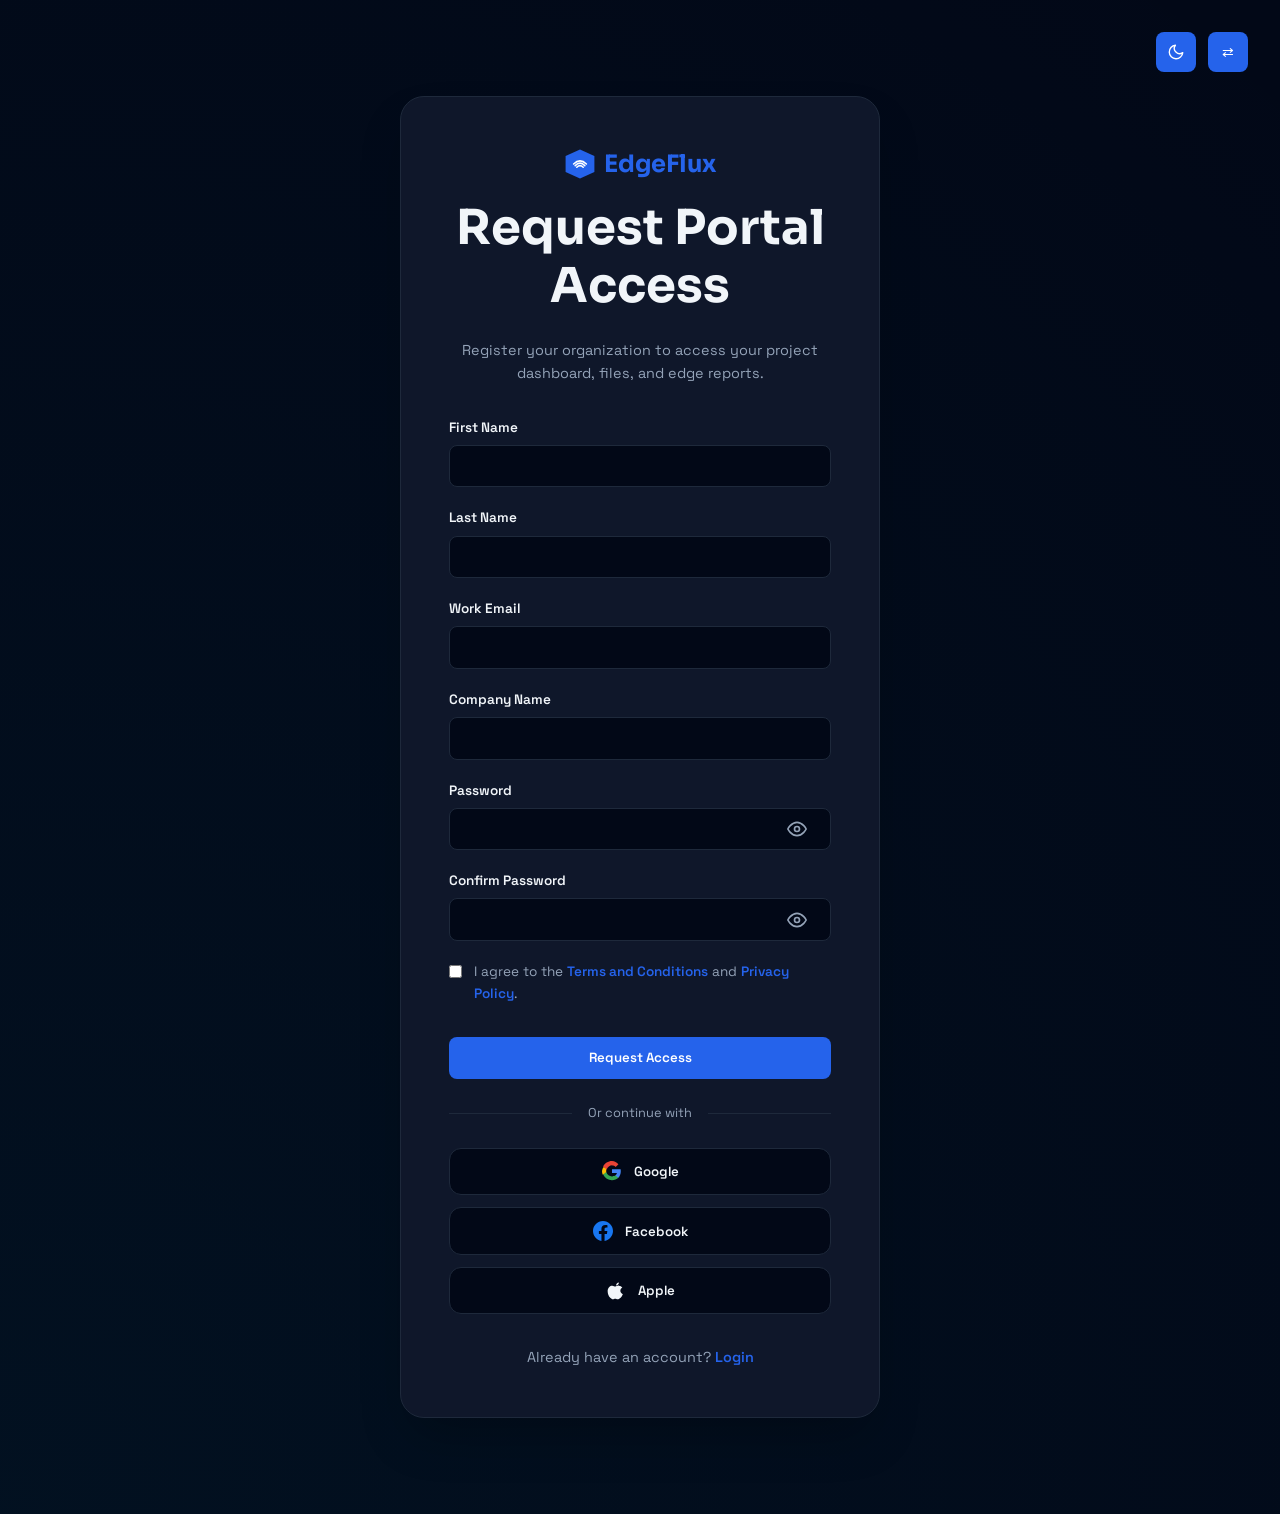
<file: register.html>
<!DOCTYPE html>
<html lang="en" data-theme="dark" dir="ltr">

<head>
    <meta charset="UTF-8">
    <meta name="viewport" content="width=device-width, initial-scale=1.0">
    <title>Request Client Portal Access | EdgeFlux by John Doe</title>
    <link rel="icon"
        href="data:image/svg+xml,<svg xmlns=%22http://www.w3.org/2000/svg%22 viewBox=%220 0 100 100%22><polygon points=%2250,5 95,25 95,75 50,95 5,75 5,25%22 fill=%22%232563EB%22/><path d=%22M30,50 Q50,30 70,50 M35,55 Q50,40 65,55 M40,60 Q50,50 60,60%22 fill=%22none%22 stroke=%22white%22 stroke-width=%224%22/></svg>">
    <link rel="stylesheet" href="assets/css/style.css">
    <style>
        body {
            min-height: 100vh;
            display: flex;
            align-items: center;
            justify-content: center;
            background: radial-gradient(circle at bottom left, rgba(6, 182, 212, 0.05), transparent), var(--bg);
            padding: 4rem 2rem;
        }

        .auth-card {
            width: 100%;
            max-width: 480px;
            padding: 3rem;
            background: var(--card);
            border: 1px solid var(--border);
            border-radius: 24px;
            box-shadow: 0 25px 50px -12px rgba(0, 0, 0, 0.25);
            margin: 2rem 0;
        }

        .auth-header {
            text-align: center;
            margin-bottom: 2rem;
        }

        .social-btn {
            width: 100%;
            padding: 0.8rem;
            border: 1px solid var(--border);
            border-radius: 12px;
            background: var(--bg);
            color: var(--text);
            font-weight: 600;
            display: flex;
            align-items: center;
            justify-content: center;
            gap: 0.75rem;
            margin-bottom: 0.75rem;
            transition: var(--transition);
        }

        .social-btn svg {
            width: 20px;
            height: 20px;
        }

        .divider {
            display: flex;
            align-items: center;
            gap: 1rem;
            margin: 1.5rem 0;
            color: var(--muted);
            font-size: 0.8rem;
        }

        .divider::before,
        .divider::after {
            content: '';
            flex: 1;
            height: 1px;
            background: var(--border);
        }

        .password-group {
            position: relative;
        }

        .password-toggle {
            position: absolute;
            right: 1rem;
            top: 50%;
            transform: translateY(-50%);
            background: none;
            border: none;
            color: var(--muted);
            cursor: pointer;
            display: flex;
            align-items: center;
            justify-content: center;
            padding: 0.5rem;
            transition: var(--transition);
        }

        .password-toggle:hover {
            color: var(--primary);
        }

        .auth-controls {
            position: fixed;
            top: 2rem;
            right: 2rem;
            display: flex;
            gap: 0.75rem;
        }

        [dir="rtl"] .auth-controls {
            right: auto;
            left: 2rem;
        }

        .form-group {
            margin-bottom: 1.25rem;
        }

        .form-group label {
            display: block;
            font-size: 0.85rem;
            font-weight: 600;
            margin-bottom: 0.4rem;
        }

        .form-group input {
            width: 100%;
            padding: 0.8rem;
            border-radius: 8px;
            border: 1px solid var(--border);
            background: var(--bg);
            color: var(--text);
        }

        a:hover {
            text-decoration: underline;
        }

        .logo:hover {
            text-decoration: none;
        }

        .auth-extra {
            display: flex;
            justify-content: space-between;
            align-items: center;
            margin-top: 0.5rem;
            margin-bottom: 2rem;
            font-size: 0.85rem;
        }

        @media (max-width: 480px) {
            .auth-extra {
                flex-direction: column;
                align-items: flex-start;
                gap: 1rem;
            }
            .auth-card {
                padding: 2rem;
            }
        }
    </style>
</head>

<body>

    <div class="auth-controls">
        <button class="btn-icon" id="theme-toggle">🌙</button>
        <button class="btn-icon" id="rtl-toggle">⇄</button>
    </div>

    <div class="auth-card fade-in">
        <div class="auth-header">
            <a href="index.html" class="logo" style="justify-content: center; margin-bottom: 1rem;">
                <svg width="32" height="32" viewBox="0 0 100 100" fill="none" xmlns="http://www.w3.org/2000/svg">
                    <polygon points="50,5 95,25 95,75 50,95 5,75 5,25" fill="#2563EB" />
                    <path d="M30,50 Q50,30 70,50 M35,55 Q50,40 65,55 M40,60 Q50,50 60,60" stroke="white"
                        stroke-width="5" stroke-linecap="round" />
                </svg>
                EdgeFlux
            </a>
            <h2>Request Portal Access</h2>
            <p style="color: var(--muted); font-size: 0.9rem; margin-top: 0.5rem;">Register your organization to access your project dashboard, files, and edge reports.</p>
        </div>

        <form action="dashboard.html">
            <div class="form-group">
                <label for="first-name">First Name</label>
                <input type="text" id="first-name" required>
            </div>
            <div class="form-group">
                <label for="last-name">Last Name</label>
                <input type="text" id="last-name" required>
            </div>
            <div class="form-group">
                <label for="email">Work Email</label>
                <input type="email" id="email" required>
            </div>
            <div class="form-group">
                <label for="company">Company Name</label>
                <input type="text" id="company" required>
            </div>
            <div class="form-group">
                <label for="password">Password</label>
                <div class="password-group">
                    <input type="password" id="password" required>
                    <button type="button" class="password-toggle">
                        <svg width="20" height="20" viewBox="0 0 24 24" fill="none" stroke="currentColor" stroke-width="2" stroke-linecap="round" stroke-linejoin="round"><path d="M1 12s4-8 11-8 11 8 11 8-4 8-11 8-11-8-11-8z"></path><circle cx="12" cy="12" r="3"></circle></svg>
                    </button>
                </div>
            </div>
            <div class="form-group">
                <label for="confirm-password">Confirm Password</label>
                <div class="password-group">
                    <input type="password" id="confirm-password" required>
                    <button type="button" class="password-toggle">
                        <svg width="20" height="20" viewBox="0 0 24 24" fill="none" stroke="currentColor" stroke-width="2" stroke-linecap="round" stroke-linejoin="round"><path d="M1 12s4-8 11-8 11 8 11 8-4 8-11 8-11-8-11-8z"></path><circle cx="12" cy="12" r="3"></circle></svg>
                    </button>
                </div>
            </div>

            <div class="auth-extra">
                <label
                    style="display: flex; align-items: flex-start; gap: 0.75rem; font-size: 0.85rem; cursor: pointer; color: var(--muted);">
                    <input type="checkbox" required style="margin-top: 0.25rem;">
                    <span>I agree to the <a href="#" style="color: var(--primary); font-weight: 600;">Terms and Conditions</a> and <a
                            href="#" style="color: var(--primary); font-weight: 600;">Privacy Policy</a>.</span>
                </label>
            </div>

            <button type="submit" class="btn btn-primary" style="width: 100%; justify-content: center; padding: 0.8rem;">Request Access</button>
        </form>

        <div class="divider">Or continue with</div>

        <div class="social-auth">
            <button class="social-btn">
                <svg viewBox="0 0 24 24" xmlns="http://www.w3.org/2000/svg"><path d="M22.56 12.25c0-.78-.07-1.53-.2-2.25H12v4.26h5.92c-.26 1.37-1.04 2.53-2.21 3.31v2.77h3.57c2.08-1.92 3.28-4.74 3.28-8.09z" fill="#4285F4"/><path d="M12 23c3.11 0 5.72-1.03 7.63-2.79l-3.57-2.77c-.99.66-2.23 1.06-4.06 1.06-3.12 0-5.76-2.11-6.7-4.94H1.54v2.87A11.996 11.996 0 0 0 12 23z" fill="#34A853"/><path d="M5.3 13.56A7.16 7.16 0 0 1 5 12c0-.54.09-1.07.26-1.56V7.57H1.54A11.988 11.988 0 0 0 0 12c0 1.61.32 3.15.9 4.56l4.4-3.44z" fill="#FBBC05"/><path d="M12 5.38c1.69 0 3.21.58 4.41 1.72l3.31-3.31C17.71 1.74 15.1 0 12 0 7.31 0 3.29 2.68 1.32 6.61l4.4 3.44c.94-2.83 3.58-4.94 6.7-4.94z" fill="#EA4335"/></svg>
                Google
            </button>
            <button class="social-btn">
                <svg viewBox="0 0 24 24" xmlns="http://www.w3.org/2000/svg" fill="#1877F2"><path d="M24 12.073c0-6.627-5.373-12-12-12s-12 5.373-12 12c0 5.99 4.388 10.954 10.125 11.854v-8.385H7.078v-3.47h3.047V9.43c0-3.007 1.792-4.669 4.533-4.669 1.312 0 2.686.235 2.686.235v2.953H15.83c-1.491 0-1.956.925-1.956 1.874v2.25h3.328l-.532 3.47h-2.796v8.385C19.612 23.027 24 18.062 24 12.073z"/></svg>
                Facebook
            </button>
            <button class="social-btn">
                <svg viewBox="0 0 24 24" xmlns="http://www.w3.org/2000/svg" fill="currentColor"><path d="M17.05 20.28c-.98.95-2.05 1.72-3.2 1.72-1.12 0-1.48-.68-2.76-.68-1.28 0-1.68.66-2.75.68-1.07.02-2.25-.85-3.25-1.85-2.02-2.02-3.1-5.12-3.1-7.85 0-4.38 2.85-6.7 5.58-6.7 1.45 0 2.8.98 3.68.98.88 0 2.52-1.22 4.25-1.02 1.75.2 3.12 1 4.12 2.38-3.48 2.05-2.92 6.55.6 7.98-.75 1.85-1.95 3.52-2.97 4.34zM12.05 5.5c-.05-1.88 1.55-3.55 3.38-3.62.18 1.95-1.6 3.75-3.38 3.62z"/></svg>
                Apple
            </button>
        </div>

        <p style="text-align: center; font-size: 0.9rem; margin-top: 2rem; color: var(--muted); white-space: nowrap;">
            Already have an account? <a href="login.html" style="color: var(--primary); font-weight: 600;">Login</a>
        </p>
    </div>

    <script src="assets/js/main.js"></script>
</body>

</html>
</file>
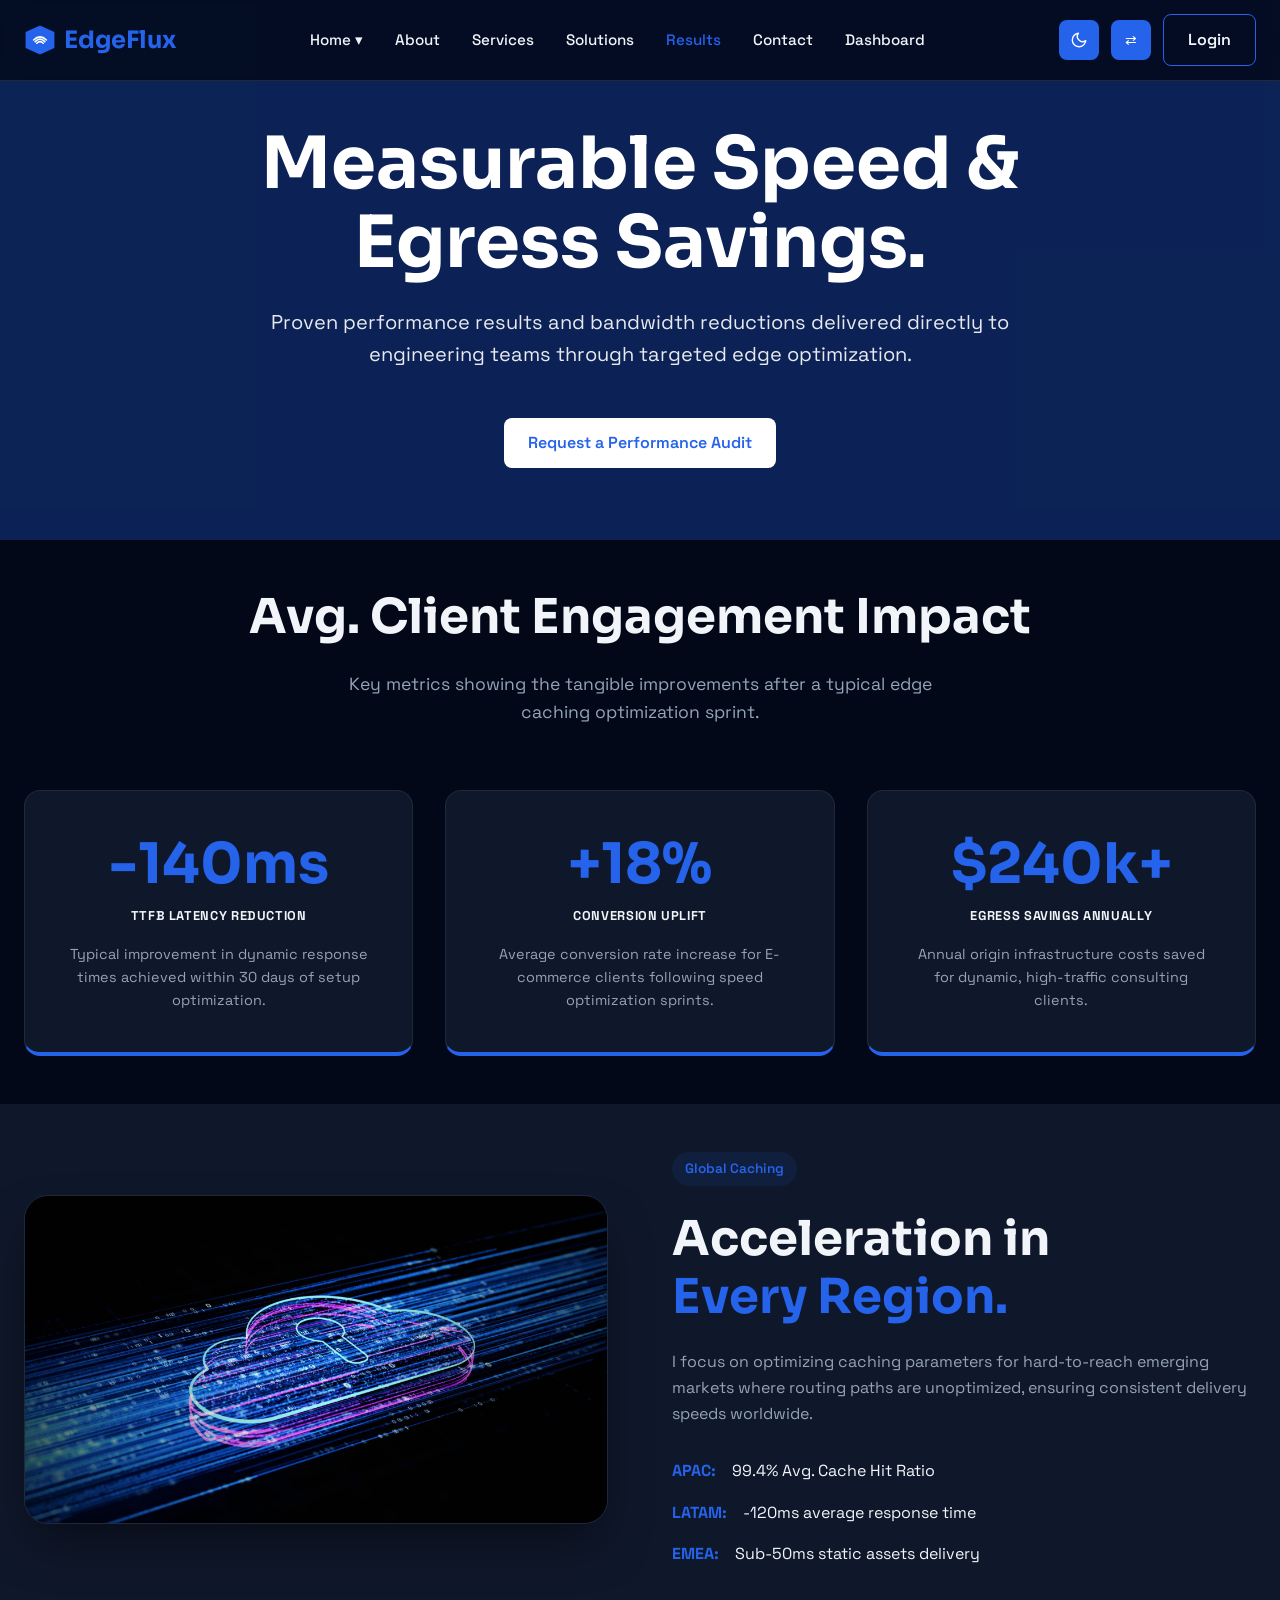
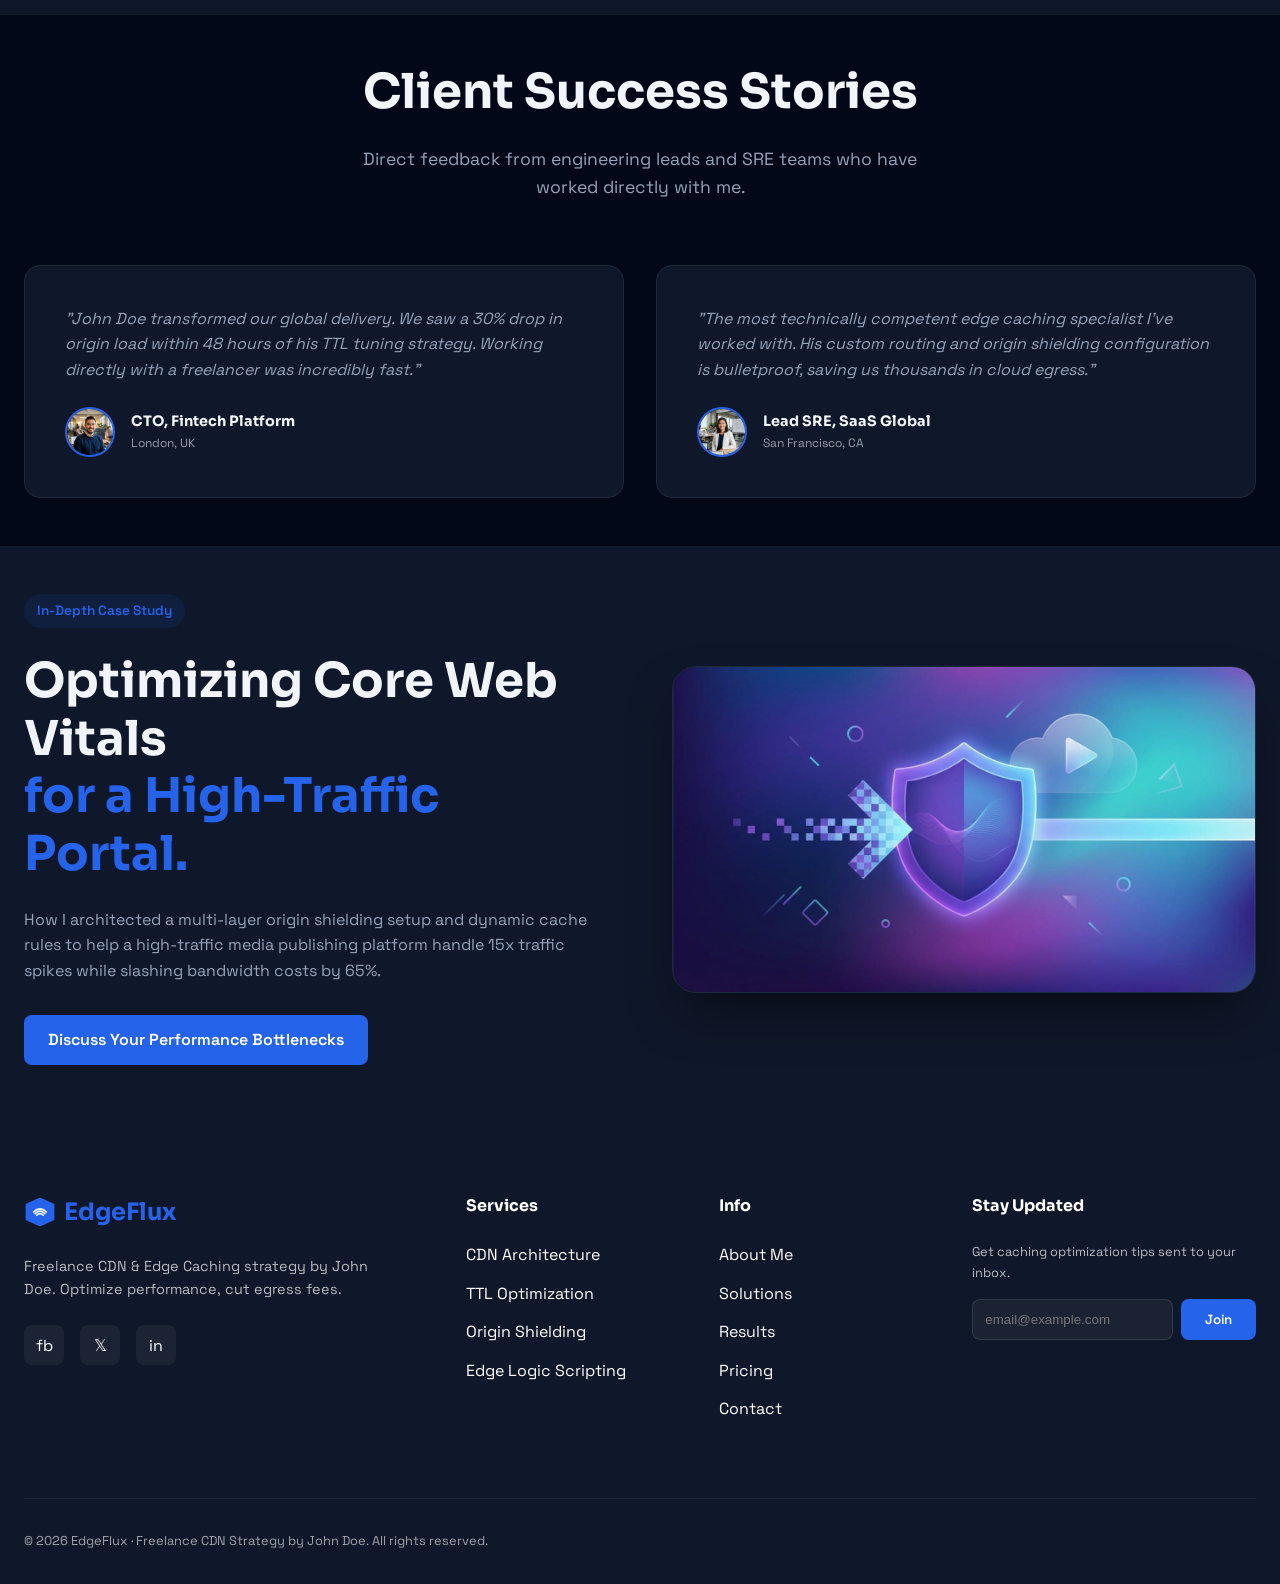
<file: results.html>
<!DOCTYPE html>
<html lang="en" data-theme="dark" dir="ltr">

<head>
    <meta charset="UTF-8">
    <meta name="viewport" content="width=device-width, initial-scale=1.0">
    <title>Proven CDN Optimization Results & Metrics | EdgeFlux by John Doe</title>
    <meta name="description"
        content="Explore real-world performance results, TTFB improvements, and egress cost savings achieved by John Doe, independent CDN & edge caching strategist.">
    
    <!-- Favicon -->
    <link rel="icon"
        href="data:image/svg+xml,<svg xmlns=%22http://www.w3.org/2000/svg%22 viewBox=%220 0 100 100%22><polygon points=%2250,5 95,25 95,75 50,95 5,75 5,25%22 fill=%22%232563EB%22/><path d=%22M30,50 Q50,30 70,50 M35,55 Q50,40 65,55 M40,60 Q50,50 60,60%22 fill=%22none%22 stroke=%22white%22 stroke-width=%224%22/></svg>">
    
    <link rel="stylesheet" href="assets/css/style.css">
</head>

<body>

    <!-- Header -->
    <header>
        <div class="container">
            <nav class="nav-wrapper">
                <a href="index.html" class="logo">
                    <svg width="32" height="32" viewBox="0 0 100 100" fill="none" xmlns="http://www.w3.org/2000/svg">
                        <polygon points="50,5 95,25 95,75 50,95 5,75 5,25" fill="#2563EB" />
                        <path d="M30,50 Q50,30 70,50 M35,55 Q50,40 65,55 M40,60 Q50,50 60,60" stroke="white"
                            stroke-width="5" stroke-linecap="round" />
                    </svg>
                    EdgeFlux
                </a>
                <ul class="nav-links">
                    <li>
                        <a href="index.html">Home ▾</a>
                        <ul class="dropdown-menu">
                            <li><a href="index.html">Home 1</a></li>
                            <li><a href="home2.html">Home 2</a></li>
                        </ul>
                    </li>
                    <li><a href="about.html">About</a></li>
                    <li><a href="services.html">Services</a></li>
                    <li><a href="solutions.html">Solutions</a></li>
                    <li><a href="results.html" class="active" style="color: var(--primary);">Results</a></li>
                    <li><a href="contact.html">Contact</a></li>
                    <li><a href="dashboard.html">Dashboard</a></li>
                </ul>
                <div class="nav-controls">
                    <button class="btn-icon" id="theme-toggle" title="Toggle Theme">🌙</button>
                    <button class="btn-icon" id="rtl-toggle" title="Toggle RTL">⇄</button>
                    <a href="login.html" class="btn btn-outline">Login</a>
                    <button class="btn-icon mobile-toggle" id="menu-toggle">☰</button>
                </div>
            </nav>
        </div>
    </header>

    <!-- Mobile Navigation Overlay -->
    <div id="mobile-nav" class="mobile-nav-overlay">
        <div class="mobile-nav-header">
            <a href="index.html" class="logo">
                <svg width="32" height="32" viewBox="0 0 100 100" fill="none" xmlns="http://www.w3.org/2000/svg">
                    <polygon points="50,5 95,25 95,75 50,95 5,75 5,25" fill="#2563EB" />
                    <path d="M30,50 Q50,30 70,50 M35,55 Q50,40 65,55 M40,60 Q50,50 60,60" stroke="white"
                        stroke-width="5" stroke-linecap="round" />
                </svg>
                EdgeFlux
            </a>
            <button class="btn-icon" id="close-menu"
                style="background:none; border:none; font-size: 1.5rem; color: var(--text);">✕</button>
        </div>
        <div class="mobile-nav-content">
            <ul class="mobile-links">
                <li><a href="index.html">Home 1</a></li>
                <li><a href="home2.html">Home 2</a></li>
                <li><a href="about.html">About</a></li>
                <li><a href="services.html">Services</a></li>
                <li><a href="solutions.html">Solutions</a></li>
                <li><a href="results.html">Results</a></li>
                <li><a href="contact.html">Contact</a></li>
                <li><a href="dashboard.html">Dashboard</a></li>
            </ul>
        </div>
        <div class="mobile-nav-footer">
            <div class="mobile-controls">
                <button class="btn-icon" id="theme-toggle-mob" title="Toggle Theme">🌙</button>
                <button class="btn-icon" id="rtl-toggle-mob" title="Toggle RTL">⇄</button>
            </div>
            <a href="login.html" class="btn btn-primary" style="justify-content: center;">Login</a>
        </div>
    </div>

    <!-- Hero Section -->
    <section class="hero" style="min-height: 60vh; background-color: #2563EB; color: white; text-align: center;">
        <div class="container">
            <div class="fade-in" style="max-width: 800px; margin: 0 auto;">
                <h1 style="color: white; font-size: clamp(3rem, 6vw, 4.5rem); margin-bottom: 1.5rem;">Measurable Speed &
                    <br>Egress Savings.
                </h1>
                <p style="color: rgba(255,255,255,0.9); font-size: 1.25rem; margin-bottom: 3rem;">Proven performance results and bandwidth reductions delivered directly to engineering teams through targeted edge optimization.</p>
                <div style="display: flex; justify-content: center; gap: 1rem;">
                    <a href="contact.html" class="btn" style="background: white; color: #2563EB;">Request a Performance Audit</a>
                </div>
            </div>
        </div>
    </section>

    <!-- Key Stats Section -->
    <section id="stats">
        <div class="container">
            <div class="section-header" style="text-align: center; margin-bottom: 4rem;">
                <h2>Avg. Client Engagement Impact</h2>
                <p style="color: var(--muted); max-width: 600px; margin: 1rem auto 0; font-size: 1.1rem;">
                    Key metrics showing the tangible improvements after a typical edge caching optimization sprint.
                </p>
            </div>
            <div class="grid-cards-responsive">
                <div class="card fade-in" style="text-align: center; border-bottom: 4px solid var(--primary);">
                    <h2 style="color: var(--primary); font-size: 3.5rem; margin-bottom: 0.5rem;">-140ms</h2>
                    <p style="font-weight: 700; text-transform: uppercase; letter-spacing: 0.05em; font-size: 0.8rem;">
                        TTFB Latency Reduction</p>
                    <p style="font-size: 0.9rem; color: var(--muted); margin-top: 1rem;">Typical improvement in dynamic response times achieved within 30 days of setup optimization.</p>
                </div>
                <div class="card fade-in" style="text-align: center; border-bottom: 4px solid var(--primary);">
                    <h2 style="color: var(--primary); font-size: 3.5rem; margin-bottom: 0.5rem;">+18%</h2>
                    <p style="font-weight: 700; text-transform: uppercase; letter-spacing: 0.05em; font-size: 0.8rem;">
                        Conversion Uplift</p>
                    <p style="font-size: 0.9rem; color: var(--muted); margin-top: 1rem;">Average conversion rate increase for E-commerce clients following speed optimization sprints.</p>
                </div>
                <div class="card fade-in" style="text-align: center; border-bottom: 4px solid var(--primary);">
                    <h2 style="color: var(--primary); font-size: 3.5rem; margin-bottom: 0.5rem;">$240k+</h2>
                    <p style="font-weight: 700; text-transform: uppercase; letter-spacing: 0.05em; font-size: 0.8rem;">
                        Egress Savings Annually</p>
                    <p style="font-size: 0.9rem; color: var(--muted); margin-top: 1rem;">Annual origin infrastructure costs saved for dynamic, high-traffic consulting clients.</p>
                </div>
            </div>
        </div>
    </section>

    <!-- Global Impact Section -->
    <section style="background: var(--card);">
        <div class="container">
            <div class="feature-grid fade-in">
                <div class="feature-img">
                    <img src="assets/images/result1.jpg" alt="Global Impact Map">
                </div>
                <div class="feature-text">
                    <span class="badge">Global Caching</span>
                    <h2>Acceleration in <br><span style="color: var(--primary);">Every Region.</span></h2>
                    <p style="color: var(--muted); margin-bottom: 2rem;">I focus on optimizing caching parameters for hard-to-reach emerging markets where routing paths are unoptimized, ensuring consistent delivery speeds worldwide.</p>
                    <ul style="list-style: none; display: grid; gap: 1rem;">
                        <li style="display: flex; gap: 1rem; align-items: center;">
                            <strong style="color: var(--primary);">APAC:</strong> 99.4% Avg. Cache Hit Ratio
                        </li>
                        <li style="display: flex; gap: 1rem; align-items: center;">
                            <strong style="color: var(--primary);">LATAM:</strong> -120ms average response time
                        </li>
                        <li style="display: flex; gap: 1rem; align-items: center;">
                            <strong style="color: var(--primary);">EMEA:</strong> Sub-50ms static assets delivery
                        </li>
                    </ul>
                </div>
            </div>
        </div>
    </section>

    <!-- Client Success Stories -->
    <section>
        <div class="container">
            <div class="section-header" style="text-align: center; margin-bottom: 4rem;">
                <h2 class="fade-in">Client Success Stories</h2>
                <p style="color: var(--muted); max-width: 600px; margin: 1rem auto 0; font-size: 1.1rem;">
                    Direct feedback from engineering leads and SRE teams who have worked directly with me.
                </p>
            </div>
            <div class="grid-cards">
                <div class="card fade-in">
                    <p style="font-style: italic; margin-bottom: 1.5rem; color: var(--muted);">"John Doe transformed our global delivery. We saw a 30% drop in origin load within 48 hours of his TTL tuning strategy. Working directly with a freelancer was incredibly fast."
                    </p>
                    <div style="display: flex; align-items: center; gap: 1rem;">
                        <img src="assets/images/team_member_1.png" alt="CTO"
                            style="width: 50px; height: 50px; border-radius: 50%; object-fit: cover; border: 2px solid var(--primary);">
                        <div>
                            <h4 style="font-size: 0.9rem;">CTO, Fintech Platform</h4>
                            <p style="font-size: 0.75rem; opacity: 0.6;">London, UK</p>
                        </div>
                    </div>
                </div>
                <div class="card fade-in">
                    <p style="font-style: italic; margin-bottom: 1.5rem; color: var(--muted);">"The most technically competent edge caching specialist I've worked with. His custom routing and origin shielding configuration is bulletproof, saving us thousands in cloud egress."</p>
                    <div style="display: flex; align-items: center; gap: 1rem;">
                        <img src="assets/images/team_member_2.png" alt="VP Engineering"
                            style="width: 50px; height: 50px; border-radius: 50%; object-fit: cover; border: 2px solid var(--primary);">
                        <div>
                            <h4 style="font-size: 0.9rem;">Lead SRE, SaaS Global</h4>
                            <p style="font-size: 0.75rem; opacity: 0.6;">San Francisco, CA</p>
                        </div>
                    </div>
                </div>
            </div>
        </div>
    </section>

    <!-- Case Study Highlight -->
    <section style="background: var(--card);">
        <div class="container">
            <div class="feature-grid fade-in">
                <div class="feature-text">
                    <span class="badge">In-Depth Case Study</span>
                    <h2>Optimizing Core Web Vitals <br><span style="color: var(--primary);">for a High-Traffic Portal.</span></h2>
                    <p style="color: var(--muted); margin-bottom: 2rem;">How I architected a multi-layer origin shielding setup and dynamic cache rules to help a high-traffic media publishing platform handle 15x traffic spikes while slashing bandwidth costs by 65%.</p>
                    <a href="contact.html" class="btn btn-primary">Discuss Your Performance Bottlenecks</a>
                </div>
                <div class="feature-img">
                    <img src="assets/images/result2.jpg" alt="Streaming Analytics">
                </div>
            </div>
        </div>
    </section>

    <!-- Footer -->
    <footer>
        <div class="container">
            <div class="footer-grid">
                <div class="footer-col">
                    <a href="index.html" class="logo" style="margin-bottom: 1.5rem;">
                        <svg width="32" height="32" viewBox="0 0 100 100" fill="none"
                            xmlns="http://www.w3.org/2000/svg">
                            <polygon points="50,5 95,25 95,75 50,95 5,75 5,25" fill="#2563EB" />
                            <path d="M30,50 Q50,30 70,50 M35,55 Q50,40 65,55 M40,60 Q50,50 60,60" stroke="white"
                                stroke-width="5" stroke-linecap="round" />
                        </svg>
                        EdgeFlux
                    </a>
                    <p style="opacity: 0.7; font-size: 0.9rem;">Freelance CDN & Edge Caching strategy by John Doe. Optimize performance, cut egress fees.</p>
                    <div class="social-icons">
                        <a href="#" class="social-icon">fb</a>
                        <a href="#" class="social-icon">𝕏</a>
                        <a href="#" class="social-icon">in</a>
                    </div>
                </div>
                <div class="footer-col">
                    <h4>Services</h4>
                    <ul class="footer-links">
                        <li><a href="services.html">CDN Architecture</a></li>
                        <li><a href="services.html">TTL Optimization</a></li>
                        <li><a href="services.html">Origin Shielding</a></li>
                        <li><a href="services.html">Edge Logic Scripting</a></li>
                    </ul>
                </div>
                <div class="footer-col">
                    <h4>Info</h4>
                    <ul class="footer-links">
                        <li><a href="about.html">About Me</a></li>
                        <li><a href="solutions.html">Solutions</a></li>
                        <li><a href="results.html">Results</a></li>
                        <li><a href="pricing.html">Pricing</a></li>
                        <li><a href="contact.html">Contact</a></li>
                    </ul>
                </div>
                <div class="footer-col">
                    <h4>Stay Updated</h4>
                    <p style="font-size: 0.8rem; margin-bottom: 1rem; opacity: 0.7;">Get caching optimization tips sent to your inbox.</p>
                    <form style="display: flex; gap: 0.5rem;">
                        <input type="email" placeholder="email@example.com"
                            style="background: rgba(255,255,255,0.05); border: 1px solid rgba(255,255,255,0.1); padding: 0.75rem; border-radius: 8px; flex: 1; color: white;">
                        <button class="btn btn-primary">Join</button>
                    </form>
                </div>
            </div>
            <div
                style="border-top: 1px solid rgba(255,255,255,0.1); padding-top: 2rem; display: flex; justify-content: space-between; font-size: 0.8rem; opacity: 0.6;">
                <p>© 2026 EdgeFlux · Freelance CDN Strategy by John Doe. All rights reserved.</p>
            </div>
        </div>
    </footer>

    <button id="back-to-top">↑</button>
    <script src="assets/js/main.js"></script>
</body>

</html>
</file>
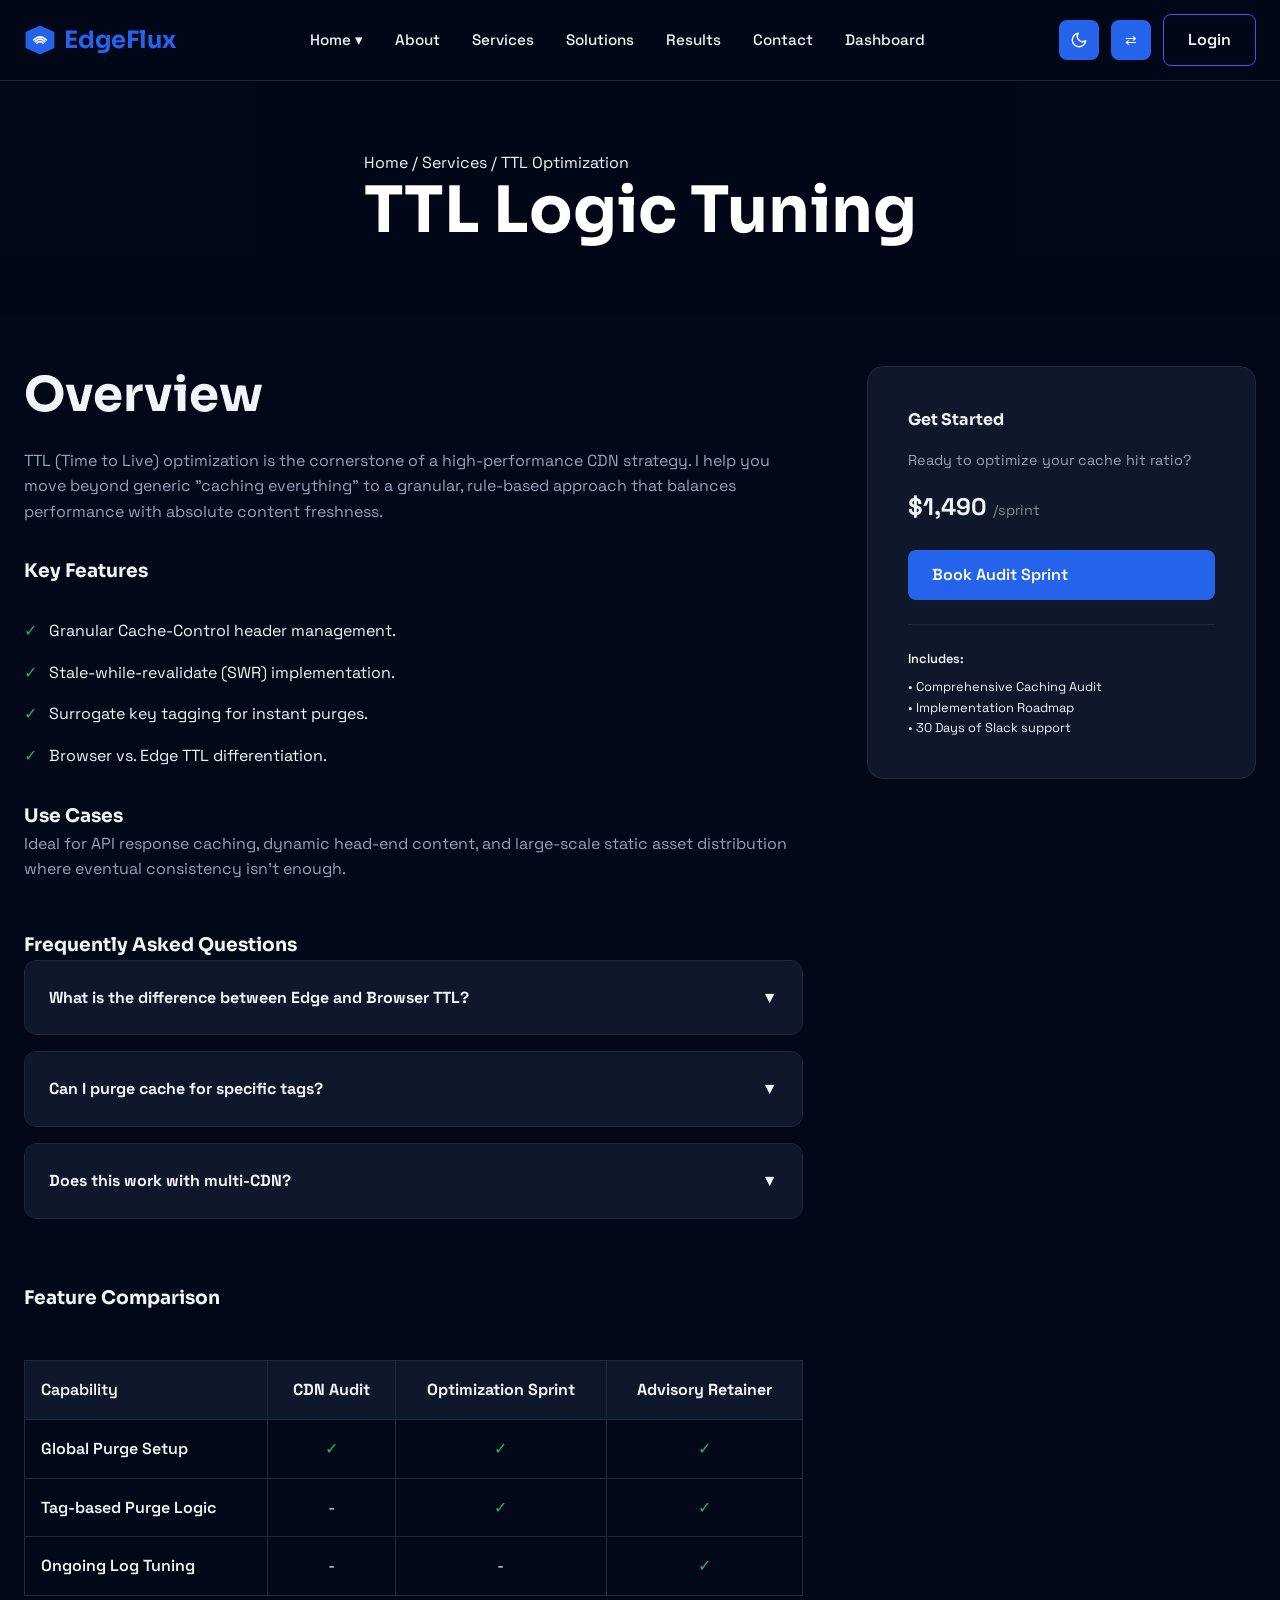
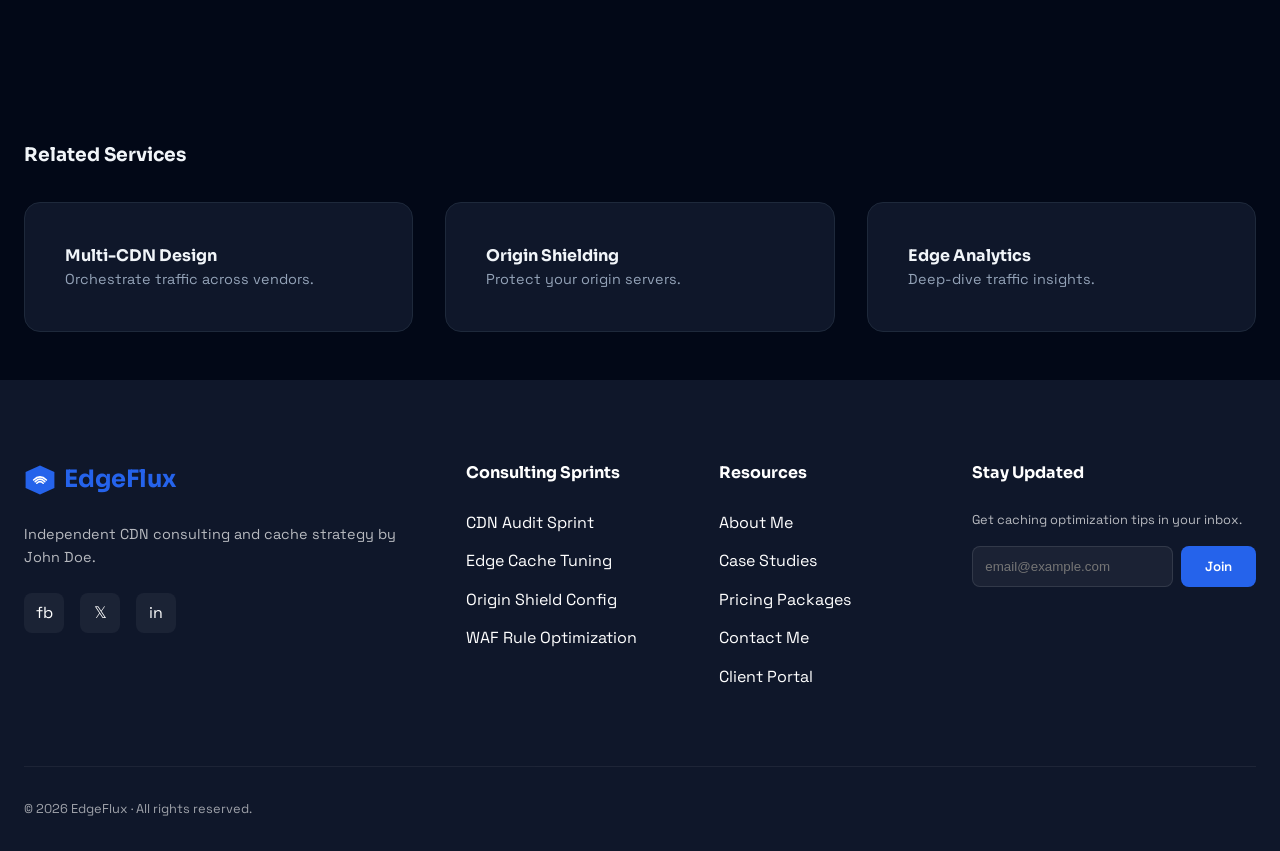
<file: service-detail.html>
<!DOCTYPE html>
<html lang="en" data-theme="dark" dir="ltr">
<head>
    <meta charset="UTF-8">
    <meta name="viewport" content="width=device-width, initial-scale=1.0">
    <title>TTL Caching Logic Tuning | EdgeFlux by John Doe</title>
    <link rel="icon" href="data:image/svg+xml,<svg xmlns=%22http://www.w3.org/2000/svg%22 viewBox=%220 0 100 100%22><polygon points=%2250,5 95,25 95,75 50,95 5,75 5,25%22 fill=%22%232563EB%22/><path d=%22M30,50 Q50,30 70,50 M35,55 Q50,40 65,55 M40,60 Q50,50 60,60%22 fill=%22none%22 stroke=%22white%22 stroke-width=%224%22/></svg>">
    <link rel="stylesheet" href="assets/css/style.css">
    <style>
        .service-layout {
            display: grid;
            grid-template-columns: 2fr 1fr;
            gap: 4rem;
        }
        .sidebar {
            position: sticky;
            top: 120px;
            height: fit-content;
        }
        .accordion {
            margin-top: 3rem;
        }
        .accordion-item {
            border: 1px solid var(--border);
            border-radius: 12px;
            margin-bottom: 1rem;
            overflow: hidden;
        }
        .accordion-header {
            padding: 1.5rem;
            background: var(--card);
            cursor: pointer;
            display: flex;
            justify-content: space-between;
            align-items: center;
            font-weight: 700;
        }
        .accordion-content {
            padding: 0 1.5rem;
            max-height: 0;
            overflow: hidden;
            transition: all 0.3s ease;
            background: var(--bg);
        }
        .accordion-item.active .accordion-content {
            padding: 1.5rem;
            max-height: 200px;
        }
        .accordion-icon {
            transition: transform 0.3s ease;
        }
        .accordion-item.active .accordion-icon {
            transform: rotate(180deg);
        }

        .comparison-table {
            width: 100%;
            border-collapse: collapse;
            margin: 3rem 0;
        }
        .comparison-table th, .comparison-table td {
            padding: 1rem;
            border: 1px solid var(--border);
            text-align: center;
        }
        .comparison-table th { background: var(--card); }
        .feature-name { text-align: left !important; font-weight: 600; }

        @media (max-width: 992px) {
            .service-layout { grid-template-columns: 1fr; }
        }
    </style>
</head>
<body>

    <header>
        <div class="container">
            <nav class="nav-wrapper">
                <a href="index.html" class="logo">
                    <svg width="32" height="32" viewBox="0 0 100 100" fill="none" xmlns="http://www.w3.org/2000/svg">
                        <polygon points="50,5 95,25 95,75 50,95 5,75 5,25" fill="#2563EB"/>
                        <path d="M30,50 Q50,30 70,50 M35,55 Q50,40 65,55 M40,60 Q50,50 60,60" stroke="white" stroke-width="5" stroke-linecap="round"/>
                    </svg>
                    EdgeFlux
                </a>
                <ul class="nav-links">
                    <li>
                        <a href="index.html">Home ▾</a>
                        <ul class="dropdown-menu">
                            <li><a href="index.html">Home 1</a></li>
                            <li><a href="home2.html">Home 2</a></li>
                        </ul>
                    </li>
                    <li><a href="about.html">About</a></li>
                    <li><a href="services.html">Services</a></li>
                    <li><a href="solutions.html">Solutions</a></li>
                    <li><a href="results.html">Results</a></li>
                    <li><a href="contact.html">Contact</a></li>
                    <li><a href="dashboard.html">Dashboard</a></li>
                </ul>
                <div class="nav-controls">
                    <button class="btn-icon" id="theme-toggle" title="Toggle Theme">🌙</button>
                    <button class="btn-icon" id="rtl-toggle" title="Toggle RTL">⇄</button>
                    <a href="login.html" class="btn btn-outline">Login</a>
                    <button class="btn-icon mobile-toggle" id="menu-toggle">☰</button>
                </div>
            </nav>
        </div>
    </header>

    <!-- Mobile Navigation Overlay -->
    <div id="mobile-nav" class="mobile-nav-overlay">
        <div class="mobile-nav-header">
            <a href="index.html" class="logo">
                <svg width="32" height="32" viewBox="0 0 100 100" fill="none" xmlns="http://www.w3.org/2000/svg">
                    <polygon points="50,5 95,25 95,75 50,95 5,75 5,25" fill="#2563EB" />
                    <path d="M30,50 Q50,30 70,50 M35,55 Q50,40 65,55 M40,60 Q50,50 60,60" stroke="white"
                        stroke-width="5" stroke-linecap="round" />
                </svg>
                EdgeFlux
            </a>
            <button class="btn-icon" id="close-menu" style="background:none; border:none; font-size: 1.5rem; color: var(--text);">✕</button>
        </div>
        <div class="mobile-nav-content">
            <ul class="mobile-links">
                <li><a href="index.html">Home 1</a></li>
                <li><a href="home2.html">Home 2</a></li>
                <li><a href="about.html">About</a></li>
                <li><a href="services.html">Services</a></li>
                <li><a href="solutions.html">Solutions</a></li>
                <li><a href="results.html">Results</a></li>
                <li><a href="contact.html">Contact</a></li>
                <li><a href="dashboard.html">Dashboard</a></li>
            </ul>
        </div>
        <div class="mobile-nav-footer">
            <div class="mobile-controls">
                <button class="btn-icon" id="theme-toggle-mob" title="Toggle Theme">🌙</button>
                <button class="btn-icon" id="rtl-toggle-mob" title="Toggle RTL">⇄</button>
            </div>
            <a href="login.html" class="btn btn-primary" style="justify-content: center;">Login</a>
        </div>
    </div>

    <section class="hero" style="min-height: 30vh; padding-top: 150px;">
        <div class="container">
            <div class="breadcrumb fade-in">
                <a href="index.html">Home</a>
                <span>/</span>
                <a href="services.html">Services</a>
                <span>/</span>
                <span style="color: var(--text);">TTL Optimization</span>
            </div>
            <h1 class="fade-in">TTL Logic Tuning</h1>
        </div>
    </section>

    <section>
        <div class="container">
            <div class="service-layout">
                <div class="content-area fade-in">
                    <h2>Overview</h2>
                    <p style="color: var(--muted); margin-bottom: 2rem;">TTL (Time to Live) optimization is the cornerstone of a high-performance CDN strategy. I help you move beyond generic "caching everything" to a granular, rule-based approach that balances performance with absolute content freshness.</p>
                    
                    <h3>Key Features</h3>
                    <ul style="list-style: none; margin: 2rem 0;">
                        <li style="margin-bottom: 1rem; display: flex; gap: 0.75rem; align-items: center;">
                            <span style="color: var(--success);">✓</span>
                            <span>Granular Cache-Control header management.</span>
                        </li>
                        <li style="margin-bottom: 1rem; display: flex; gap: 0.75rem; align-items: center;">
                            <span style="color: var(--success);">✓</span>
                            <span>Stale-while-revalidate (SWR) implementation.</span>
                        </li>
                        <li style="margin-bottom: 1rem; display: flex; gap: 0.75rem; align-items: center;">
                            <span style="color: var(--success);">✓</span>
                            <span>Surrogate key tagging for instant purges.</span>
                        </li>
                        <li style="margin-bottom: 1rem; display: flex; gap: 0.75rem; align-items: center;">
                            <span style="color: var(--success);">✓</span>
                            <span>Browser vs. Edge TTL differentiation.</span>
                        </li>
                    </ul>

                    <h3>Use Cases</h3>
                    <p style="color: var(--muted);">Ideal for API response caching, dynamic head-end content, and large-scale static asset distribution where eventual consistency isn't enough.</p>

                    <div class="accordion">
                        <h3>Frequently Asked Questions</h3>
                        <div class="accordion-item">
                            <div class="accordion-header">
                                <span>What is the difference between Edge and Browser TTL?</span>
                                <span class="accordion-icon">▼</span>
                            </div>
                            <div class="accordion-content">
                                <p>Edge TTL controls how long a file stays on the CDN nodes, while Browser TTL (Cache-Control: max-age) controls how long it stays on the user's device.</p>
                            </div>
                        </div>
                        <div class="accordion-item">
                            <div class="accordion-header">
                                <span>Can I purge cache for specific tags?</span>
                                <span class="accordion-icon">▼</span>
                            </div>
                            <div class="accordion-content">
                                <p>Yes, I implement Surrogate-Key purging which allows you to clear groups of content (e.g., all posts in a category) with a single API call.</p>
                            </div>
                        </div>
                        <div class="accordion-item">
                            <div class="accordion-header">
                                <span>Does this work with multi-CDN?</span>
                                <span class="accordion-icon">▼</span>
                            </div>
                            <div class="accordion-content">
                                <p>My logic is vendor-agnostic and can be configured across Cloudflare, AWS CloudFront, Fastly, Akamai, and others.</p>
                            </div>
                        </div>
                    </div>

                    <h3 style="margin-top: 4rem;">Feature Comparison</h3>
                    <table class="comparison-table">
                        <thead>
                            <tr>
                                <th class="feature-name">Capability</th>
                                <th>CDN Audit</th>
                                <th>Optimization Sprint</th>
                                <th>Advisory Retainer</th>
                            </tr>
                        </thead>
                        <tbody>
                            <tr>
                                <td class="feature-name">Global Purge Setup</td>
                                <td><span style="color: var(--success);">✓</span></td>
                                <td><span style="color: var(--success);">✓</span></td>
                                <td><span style="color: var(--success);">✓</span></td>
                            </tr>
                            <tr>
                                <td class="feature-name">Tag-based Purge Logic</td>
                                <td>-</td>
                                <td><span style="color: var(--success);">✓</span></td>
                                <td><span style="color: var(--success);">✓</span></td>
                            </tr>
                            <tr>
                                <td class="feature-name">Ongoing Log Tuning</td>
                                <td>-</td>
                                <td>-</td>
                                <td><span style="color: var(--success);">✓</span></td>
                            </tr>
                        </tbody>
                    </table>
                </div>

                <div class="sidebar fade-in">
                    <div class="card" style="background: var(--card);">
                        <h4>Get Started</h4>
                        <p style="font-size: 0.9rem; color: var(--muted); margin: 1rem 0;">Ready to optimize your cache hit ratio?</p>
                        <div style="font-size: 1.5rem; font-weight: 700; margin-bottom: 1.5rem;">$1,490 <span style="font-size: 0.9rem; font-weight: 400; opacity: 0.5;">/sprint</span></div>
                        <a href="contact.html" class="btn btn-primary" style="width: 100%;">Book Audit Sprint</a>
                        <div style="margin-top: 1.5rem; padding-top: 1.5rem; border-top: 1px solid var(--border);">
                            <p style="font-size: 0.8rem; font-weight: 600;">Includes:</p>
                            <ul style="font-size: 0.8rem; list-style: none; margin-top: 0.5rem;">
                                <li>• Comprehensive Caching Audit</li>
                                <li>• Implementation Roadmap</li>
                                <li>• 30 Days of Slack support</li>
                            </ul>
                        </div>
                    </div>
                </div>
            </div>
        </div>
    </section>

    <section style="background: var(--bg);">
        <div class="container">
            <h3>Related Services</h3>
            <div class="grid-cards" style="margin-top: 2rem;">
                <div class="card">
                    <h4>Multi-CDN Design</h4>
                    <p style="font-size: 0.9rem; color: var(--muted);">Orchestrate traffic across vendors.</p>
                </div>
                <div class="card">
                    <h4>Origin Shielding</h4>
                    <p style="font-size: 0.9rem; color: var(--muted);">Protect your origin servers.</p>
                </div>
                <div class="card">
                    <h4>Edge Analytics</h4>
                    <p style="font-size: 0.9rem; color: var(--muted);">Deep-dive traffic insights.</p>
                </div>
            </div>
        </div>
    </section>

    <!-- Footer -->
    <footer>
        <div class="container">
            <div class="footer-grid">
                <div class="footer-col">
                    <a href="index.html" class="logo" style="margin-bottom: 1.5rem;">
                        <svg width="32" height="32" viewBox="0 0 100 100" fill="none"
                            xmlns="http://www.w3.org/2000/svg">
                            <polygon points="50,5 95,25 95,75 50,95 5,75 5,25" fill="#2563EB" />
                            <path d="M30,50 Q50,30 70,50 M35,55 Q50,40 65,55 M40,60 Q50,50 60,60" stroke="white"
                                stroke-width="5" stroke-linecap="round" />
                        </svg>
                        EdgeFlux
                    </a>
                    <p style="opacity: 0.7; font-size: 0.9rem;">Independent CDN consulting and cache strategy by John Doe.
                    </p>
                    <div class="social-icons">
                        <a href="#" class="social-icon">fb</a>
                        <a href="#" class="social-icon">𝕏</a>
                        <a href="#" class="social-icon">in</a>
                    </div>
                </div>
                <div class="footer-col">
                    <h4>Consulting Sprints</h4>
                    <ul class="footer-links">
                        <li><a href="services.html">CDN Audit Sprint</a></li>
                        <li><a href="services.html">Edge Cache Tuning</a></li>
                        <li><a href="services.html">Origin Shield Config</a></li>
                        <li><a href="services.html">WAF Rule Optimization</a></li>
                    </ul>
                </div>
                <div class="footer-col">
                    <h4>Resources</h4>
                    <ul class="footer-links">
                        <li><a href="about.html">About Me</a></li>
                        <li><a href="results.html">Case Studies</a></li>
                        <li><a href="pricing.html">Pricing Packages</a></li>
                        <li><a href="contact.html">Contact Me</a></li>
                        <li><a href="dashboard.html">Client Portal</a></li>
                    </ul>
                </div>
                <div class="footer-col">
                    <h4>Stay Updated</h4>
                    <p style="font-size: 0.8rem; margin-bottom: 1rem; opacity: 0.7;">Get caching optimization tips in your inbox.</p>
                    <form style="display: flex; gap: 0.5rem;">
                        <input type="email" placeholder="email@example.com"
                            style="background: rgba(255,255,255,0.05); border: 1px solid rgba(255,255,255,0.1); padding: 0.75rem; border-radius: 8px; flex: 1; color: white;">
                        <button class="btn btn-primary">Join</button>
                    </form>
                </div>
            </div>
            <div
                style="border-top: 1px solid rgba(255,255,255,0.1); padding-top: 2rem; display: flex; justify-content: space-between; font-size: 0.8rem; opacity: 0.6;">
                <p>© 2026 EdgeFlux · All rights reserved.</p>
            </div>
        </div>
    </footer>

    <button id="back-to-top">↑</button>
    <script src="assets/js/main.js"></script>
    <script>
        // Accordion logic
        document.querySelectorAll('.accordion-header').forEach(header => {
            header.addEventListener('click', () => {
                const item = header.parentElement;
                item.classList.toggle('active');
            });
        });
    </script>
</body>
</html>
</file>
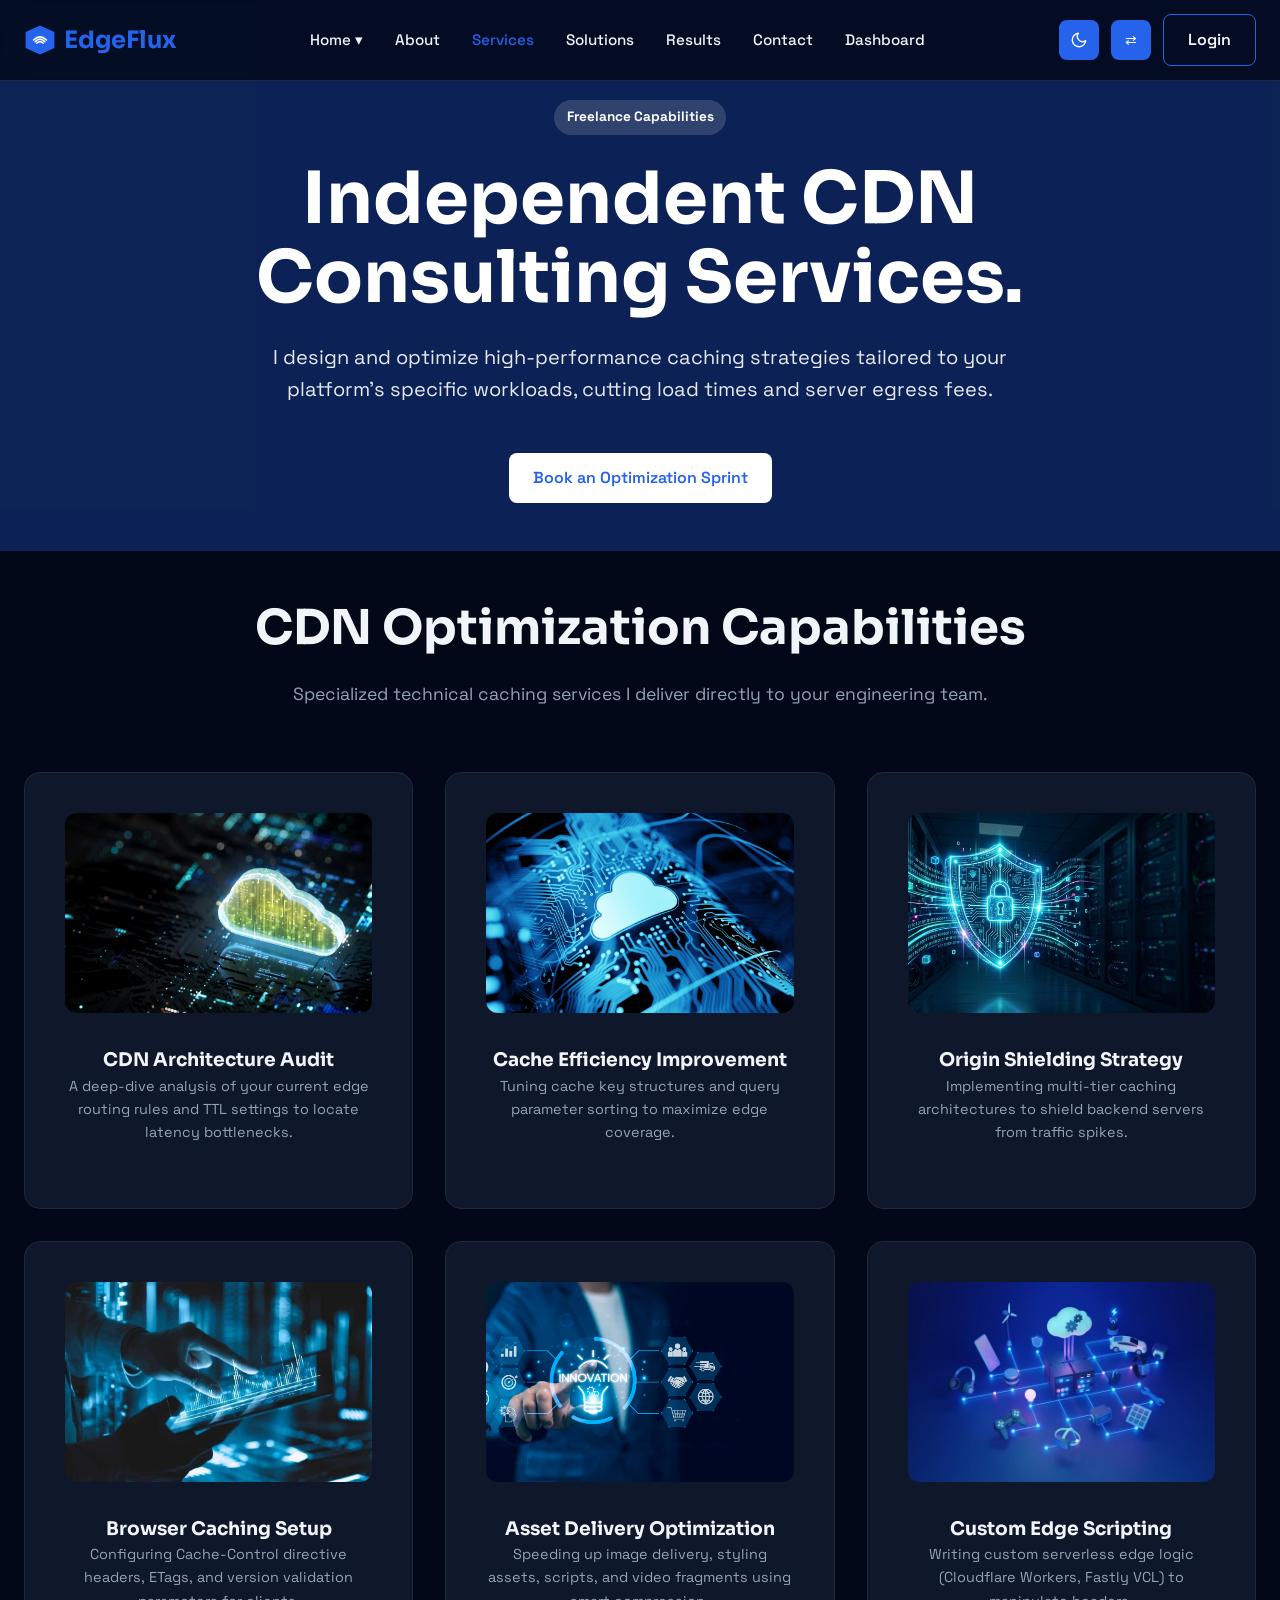
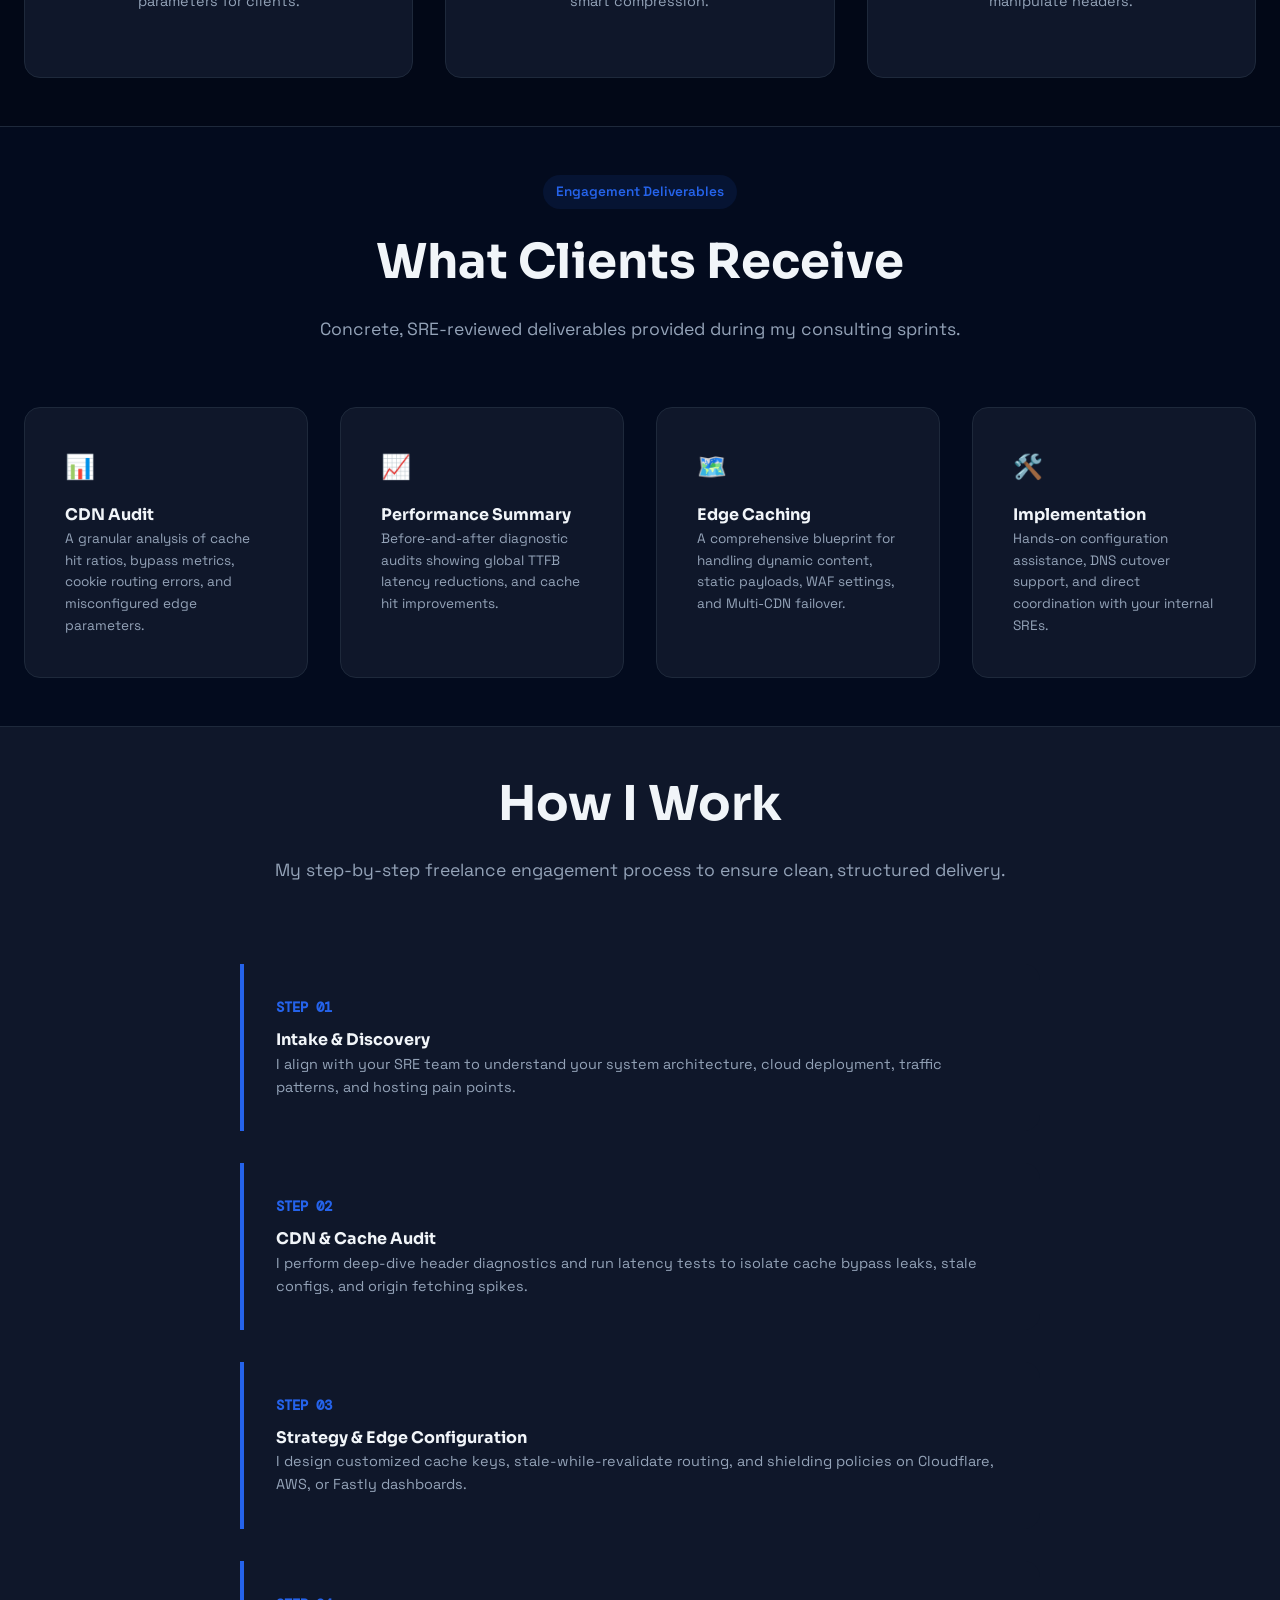
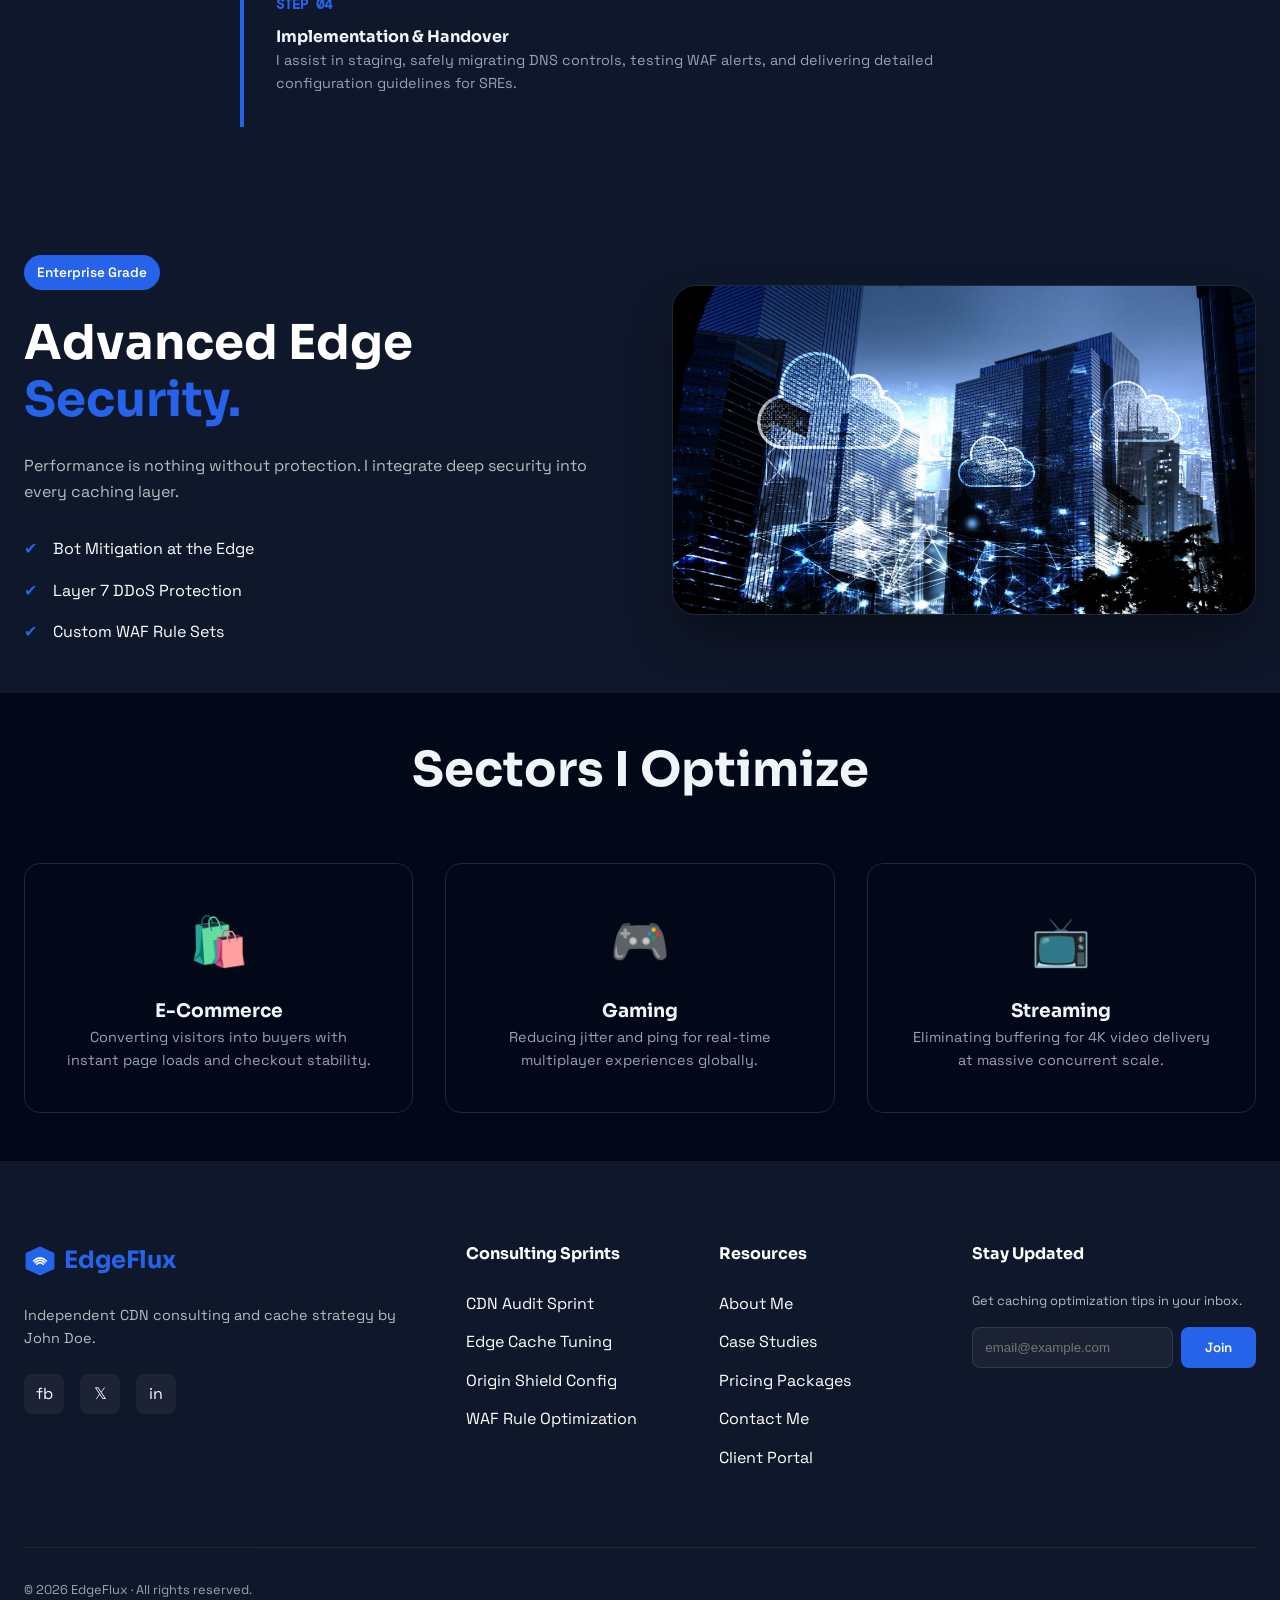
<file: services.html>
<!DOCTYPE html>
<html lang="en" data-theme="dark" dir="ltr">

<head>
    <meta charset="UTF-8">
    <meta name="viewport" content="width=device-width, initial-scale=1.0">
    <title>Consulting Services | John Doe - Freelance CDN & Edge Caching Specialist</title>
    <link rel="icon"
        href="data:image/svg+xml,<svg xmlns=%22http://www.w3.org/2000/svg%22 viewBox=%220 0 100 100%22><polygon points=%2250,5 95,25 95,75 50,95 5,75 5,25%22 fill=%22%232563EB%22/><path d=%22M30,50 Q50,30 70,50 M35,55 Q50,40 65,55 M40,60 Q50,50 60,60%22 fill=%22none%22 stroke=%22white%22 stroke-width=%224%22/></svg>">
    <link rel="stylesheet" href="assets/css/style.css">
    <style>
        .service-img {
            width: 100%;
            height: 200px;
            object-fit: cover;
            border-radius: 12px;
            margin-bottom: 1.5rem;
        }

        .step-card {
            padding: 2rem;
            border-left: 4px solid var(--primary);
            background: var(--card);
            border-radius: 0 16px 16px 0;
            margin-bottom: 2rem;
        }

        .step-number {
            font-family: 'DM Mono', monospace;
            color: var(--primary);
            font-size: 0.9rem;
            font-weight: 700;
            margin-bottom: 0.5rem;
            display: block;
        }
    </style>
</head>

<body>

    <header>
        <div class="container">
            <nav class="nav-wrapper">
                <a href="index.html" class="logo">
                    <svg width="32" height="32" viewBox="0 0 100 100" fill="none" xmlns="http://www.w3.org/2000/svg">
                        <polygon points="50,5 95,25 95,75 50,95 5,75 5,25" fill="#2563EB" />
                        <path d="M30,50 Q50,30 70,50 M35,55 Q50,40 65,55 M40,60 Q50,50 60,60" stroke="white"
                            stroke-width="5" stroke-linecap="round" />
                    </svg>
                    EdgeFlux
                </a>
                <ul class="nav-links">
                    <li>
                        <a href="index.html">Home ▾</a>
                        <ul class="dropdown-menu">
                            <li><a href="index.html">Home 1</a></li>
                            <li><a href="home2.html">Home 2</a></li>
                        </ul>
                    </li>
                    <li><a href="about.html">About</a></li>
                    <li><a href="services.html" class="active" style="color: var(--primary);">Services</a></li>
                    <li><a href="solutions.html">Solutions</a></li>
                    <li><a href="results.html">Results</a></li>
                    <li><a href="contact.html">Contact</a></li>
                    <li><a href="dashboard.html">Dashboard</a></li>
                </ul>
                <div class="nav-controls">
                    <button class="btn-icon" id="theme-toggle" title="Toggle Theme">🌙</button>
                    <button class="btn-icon" id="rtl-toggle" title="Toggle RTL">⇄</button>
                    <a href="login.html" class="btn btn-outline">Login</a>
                    <button class="btn-icon mobile-toggle" id="menu-toggle">☰</button>
                </div>
            </nav>
        </div>
    </header>

    <!-- Mobile Navigation Overlay -->
    <div id="mobile-nav" class="mobile-nav-overlay">
        <div class="mobile-nav-header">
            <a href="index.html" class="logo">
                <svg width="32" height="32" viewBox="0 0 100 100" fill="none" xmlns="http://www.w3.org/2000/svg">
                    <polygon points="50,5 95,25 95,75 50,95 5,75 5,25" fill="#2563EB" />
                    <path d="M30,50 Q50,30 70,50 M35,55 Q50,40 65,55 M40,60 Q50,50 60,60" stroke="white"
                        stroke-width="5" stroke-linecap="round" />
                </svg>
                EdgeFlux
            </a>
            <button class="btn-icon" id="close-menu"
                style="background:none; border:none; font-size: 1.5rem; color: var(--text);">✕</button>
        </div>
        <div class="mobile-nav-content">
            <ul class="mobile-links">
                <li><a href="index.html">Home 1</a></li>
                <li><a href="home2.html">Home 2</a></li>
                <li><a href="about.html">About</a></li>
                <li><a href="services.html">Services</a></li>
                <li><a href="solutions.html">Solutions</a></li>
                <li><a href="results.html">Results</a></li>
                <li><a href="contact.html">Contact</a></li>
                <li><a href="dashboard.html">Dashboard</a></li>
            </ul>
        </div>
        <div class="mobile-nav-footer">
            <div class="mobile-controls">
                <button class="btn-icon" id="theme-toggle-mob" title="Toggle Theme">🌙</button>
                <button class="btn-icon" id="rtl-toggle-mob" title="Toggle RTL">⇄</button>
            </div>
            <a href="login.html" class="btn btn-primary" style="justify-content: center;">Login</a>
        </div>
    </div>

    <!-- 1. Hero Section (Matched with About) -->
    <section class="hero" style="min-height: 60vh; background-color: #2563EB; color: white; text-align: center;">
        <div class="container">
            <div class="fade-in" style="max-width: 800px; margin: 0 auto;">
                <span class="badge"
                    style="background: rgba(255, 255, 255, 0.15); color: white; font-weight: 700;">Freelance
                    Capabilities</span>
                <h1 style="color: white; font-size: clamp(3rem, 6vw, 4.5rem); margin-bottom: 1.5rem;">Independent CDN
                    <br>Consulting Services.
                </h1>
                <p style="color: rgba(255,255,255,0.9); font-size: 1.25rem; margin-bottom: 3rem;">I design and optimize
                    high-performance caching strategies tailored to your platform's specific workloads, cutting load
                    times and server egress fees.</p>
                <div style="display: flex; justify-content: center; gap: 1rem;">
                    <a href="contact.html" class="btn" style="background: white; color: #2563EB;">Book an Optimization
                        Sprint</a>
                </div>
            </div>
        </div>
    </section>

    <!-- 2. Core Services Section -->
    <section id="services-grid" class="services-capabilities">
        <div class="container">
            <div class="section-header" style="text-align: center; margin-bottom: 4rem;">
                <h2 class="fade-in">CDN Optimization Capabilities</h2>
                <p class="fade-in" style="color: var(--muted); font-size: 1.1rem; margin-top: 1rem;">Specialized
                    technical caching services I deliver directly to your engineering team.</p>
            </div>
            <div class="grid-cards" style="grid-template-columns: repeat(3, 1fr);">
                <div class="card fade-in" style="text-align: center;">
                    <img src="assets/images/service1.jpg" alt="CDN Architecture" class="service-img">
                    <h3>CDN Architecture Audit</h3>
                    <p style="font-size: 0.9rem; color: var(--muted); margin-bottom: 1.5rem;">A deep-dive analysis of
                        your current edge routing rules and TTL settings to locate latency bottlenecks.</p>
                </div>
                <div class="card fade-in" style="text-align: center;">
                    <img src="assets/images/service2.jpg" alt="Cache Hit Ratio Improvement" class="service-img">
                    <h3>Cache Efficiency Improvement</h3>
                    <p style="font-size: 0.9rem; color: var(--muted); margin-bottom: 1.5rem;">Tuning cache key
                        structures and query parameter sorting to maximize edge coverage.</p>
                </div>
                <div class="card fade-in" style="text-align: center;">
                    <img src="assets/images/service3.jpg" alt="Origin Shield" class="service-img">
                    <h3>Origin Shielding Strategy</h3>
                    <p style="font-size: 0.9rem; color: var(--muted); margin-bottom: 1.5rem;">Implementing multi-tier
                        caching architectures to shield backend servers from traffic spikes.</p>
                </div>
                <div class="card fade-in" style="text-align: center;">
                    <img src="assets/images/service4.jpg" alt="Browser Caching" class="service-img">
                    <h3>Browser Caching Setup</h3>
                    <p style="font-size: 0.9rem; color: var(--muted); margin-bottom: 1.5rem;">Configuring Cache-Control
                        directive headers, ETags, and version validation parameters for clients.</p>
                </div>
                <div class="card fade-in" style="text-align: center;">
                    <img src="assets/images/service5.jpg" alt="Asset Delivery Optimization" class="service-img">
                    <h3>Asset Delivery Optimization</h3>
                    <p style="font-size: 0.9rem; color: var(--muted); margin-bottom: 1.5rem;">Speeding up image
                        delivery, styling assets, scripts, and video fragments using smart compression.</p>
                </div>
                <div class="card fade-in" style="text-align: center;">
                    <img src="assets/images/service6.jpg" alt="Custom Edge Rules" class="service-img">
                    <h3>Custom Edge Scripting</h3>
                    <p style="font-size: 0.9rem; color: var(--muted); margin-bottom: 1.5rem;">Writing custom serverless
                        edge logic (Cloudflare Workers, Fastly VCL) to manipulate headers.</p>
                </div>
            </div>
        </div>
    </section>

    <!-- What Clients Receive Section -->
    <section
        style="background: rgba(37, 99, 235, 0.03); border-top: 1px solid var(--border); border-bottom: 1px solid var(--border);">
        <div class="container">
            <div class="section-header" style="text-align: center; margin-bottom: 4rem;">
                <span class="badge">Engagement Deliverables</span>
                <h2>What Clients Receive</h2>
                <p style="color: var(--muted); font-size: 1.1rem; margin-top: 1rem;">Concrete, SRE-reviewed deliverables
                    provided during my consulting sprints.</p>
            </div>
            <div class="grid-cards clients-receive-grid" style="grid-template-columns: repeat(auto-fit, minmax(220px, 1fr));">
                <div class="card fade-in">
                    <div style="font-size: 1.5rem; margin-bottom: 1rem;">📊</div>
                    <h4>CDN Audit</h4>
                    <p style="font-size: 0.85rem; color: var(--muted);">A granular analysis of cache hit ratios, bypass
                        metrics, cookie routing errors, and misconfigured edge parameters.</p>
                </div>

                <div class="card fade-in">
                    <div style="font-size: 1.5rem; margin-bottom: 1rem;">📈</div>
                    <h4>Performance Summary</h4>
                    <p style="font-size: 0.85rem; color: var(--muted);">Before-and-after diagnostic audits showing
                        global TTFB latency reductions, and cache hit improvements.</p>
                </div>
                <div class="card fade-in">
                    <div style="font-size: 1.5rem; margin-bottom: 1rem;">🗺️</div>
                    <h4>Edge Caching</h4>
                    <p style="font-size: 0.85rem; color: var(--muted);">A comprehensive blueprint for handling dynamic
                        content, static payloads, WAF settings, and Multi-CDN failover.</p>
                </div>
                <div class="card fade-in">
                    <div style="font-size: 1.5rem; margin-bottom: 1rem;">🛠️</div>
                    <h4>Implementation</h4>
                    <p style="font-size: 0.85rem; color: var(--muted);">Hands-on configuration assistance, DNS cutover
                        support, and direct coordination with your internal SREs.</p>
                </div>
            </div>
        </div>
    </section>

    <!-- 3. How I Work Section -->
    <section style="background: var(--card);">
        <div class="container">
            <div class="section-header" style="text-align: center; margin-bottom: 5rem;">
                <h2 class="fade-in">How I Work</h2>
                <p class="fade-in" style="color: var(--muted); font-size: 1.1rem; margin-top: 1rem;">My step-by-step
                    freelance engagement process to ensure clean, structured delivery.</p>
            </div>
            <div style="max-width: 800px; margin: 0 auto;">
                <div class="step-card fade-in">
                    <span class="step-number">STEP 01</span>
                    <h4>Intake & Discovery</h4>
                    <p style="font-size: 0.9rem; color: var(--muted);">I align with your SRE team to understand your
                        system architecture, cloud deployment, traffic patterns, and hosting pain points.</p>
                </div>
                <div class="step-card fade-in">
                    <span class="step-number">STEP 02</span>
                    <h4>CDN & Cache Audit</h4>
                    <p style="font-size: 0.9rem; color: var(--muted);">I perform deep-dive header diagnostics and run
                        latency tests to isolate cache bypass leaks, stale configs, and origin fetching spikes.</p>
                </div>
                <div class="step-card fade-in">
                    <span class="step-number">STEP 03</span>
                    <h4>Strategy & Edge Configuration</h4>
                    <p style="font-size: 0.9rem; color: var(--muted);">I design customized cache keys,
                        stale-while-revalidate routing, and shielding policies on Cloudflare, AWS, or Fastly dashboards.
                    </p>
                </div>
                <div class="step-card fade-in">
                    <span class="step-number">STEP 04</span>
                    <h4>Implementation & Handover</h4>
                    <p style="font-size: 0.9rem; color: var(--muted);">I assist in staging, safely migrating DNS
                        controls, testing WAF alerts, and delivering detailed configuration guidelines for SREs.</p>
                </div>
            </div>
        </div>
    </section>

    <!-- 5. Advanced Security Section (New) -->
    <section style="background: var(--secondary); color: white;">
        <div class="container">
            <div class="feature-grid security-feature-grid fade-in">
                <div class="feature-text">
                    <span class="badge" style="background: var(--primary); color: white; border: none;">Enterprise
                        Grade</span>
                    <h2 style="color: white;">Advanced Edge <br><span style="color: var(--primary);">Security.</span>
                    </h2>
                    <p style="color: rgba(255,255,255,0.7); margin-bottom: 2rem;">Performance is nothing without
                        protection. I integrate deep security into every caching layer.</p>
                    <ul style="list-style: none; display: grid; gap: 1rem;">
                        <li style="display: flex; gap: 1rem; align-items: center;">
                            <span style="color: var(--primary);">✔</span> Bot Mitigation at the Edge
                        </li>
                        <li style="display: flex; gap: 1rem; align-items: center;">
                            <span style="color: var(--primary);">✔</span> Layer 7 DDoS Protection
                        </li>
                        <li style="display: flex; gap: 1rem; align-items: center;">
                            <span style="color: var(--primary);">✔</span> Custom WAF Rule Sets
                        </li>
                    </ul>
                </div>
                <div class="feature-img">
                    <img src="assets/images/security.jpg" alt="Security Visualization">
                </div>
            </div>
        </div>
    </section>

    <!-- 4. Industries I Serve (New) -->
    <section class="services-sectors">
        <div class="container">
            <div class="section-header" style="text-align: center; margin-bottom: 4rem;">
                <h2 class="fade-in">Sectors I Optimize</h2>
            </div>
            <div class="grid-cards">
                <div class="card fade-in" style="text-align: center; background: transparent;">
                    <div style="font-size: 3rem; margin-bottom: 1rem;">🛍️</div>
                    <h3>E-Commerce</h3>
                    <p style="font-size: 0.9rem; color: var(--muted);">Converting visitors into buyers with instant page
                        loads and checkout stability.</p>
                </div>
                <div class="card fade-in" style="text-align: center; background: transparent;">
                    <div style="font-size: 3rem; margin-bottom: 1rem;">🎮</div>
                    <h3>Gaming</h3>
                    <p style="font-size: 0.9rem; color: var(--muted);">Reducing jitter and ping for real-time
                        multiplayer experiences globally.</p>
                </div>
                <div class="card fade-in" style="text-align: center; background: transparent;">
                    <div style="font-size: 3rem; margin-bottom: 1rem;">📺</div>
                    <h3>Streaming</h3>
                    <p style="font-size: 0.9rem; color: var(--muted);">Eliminating buffering for 4K video delivery at
                        massive concurrent scale.</p>
                </div>
            </div>
        </div>
    </section>



    <!-- Footer -->
    <footer>
        <div class="container">
            <div class="footer-grid">
                <div class="footer-col">
                    <a href="index.html" class="logo" style="margin-bottom: 1.5rem;">
                        <svg width="32" height="32" viewBox="0 0 100 100" fill="none"
                            xmlns="http://www.w3.org/2000/svg">
                            <polygon points="50,5 95,25 95,75 50,95 5,75 5,25" fill="#2563EB" />
                            <path d="M30,50 Q50,30 70,50 M35,55 Q50,40 65,55 M40,60 Q50,50 60,60" stroke="white"
                                stroke-width="5" stroke-linecap="round" />
                        </svg>
                        EdgeFlux
                    </a>
                    <p style="opacity: 0.7; font-size: 0.9rem;">Independent CDN consulting and cache strategy by John
                        Doe.
                    </p>
                    <div class="social-icons">
                        <a href="#" class="social-icon">fb</a>
                        <a href="#" class="social-icon">𝕏</a>
                        <a href="#" class="social-icon">in</a>
                    </div>
                </div>
                <div class="footer-col">
                    <h4>Consulting Sprints</h4>
                    <ul class="footer-links">
                        <li><a href="services.html">CDN Audit Sprint</a></li>
                        <li><a href="services.html">Edge Cache Tuning</a></li>
                        <li><a href="services.html">Origin Shield Config</a></li>
                        <li><a href="services.html">WAF Rule Optimization</a></li>
                    </ul>
                </div>
                <div class="footer-col">
                    <h4>Resources</h4>
                    <ul class="footer-links">
                        <li><a href="about.html">About Me</a></li>
                        <li><a href="results.html">Case Studies</a></li>
                        <li><a href="pricing.html">Pricing Packages</a></li>
                        <li><a href="contact.html">Contact Me</a></li>
                        <li><a href="dashboard.html">Client Portal</a></li>
                    </ul>
                </div>
                <div class="footer-col">
                    <h4>Stay Updated</h4>
                    <p style="font-size: 0.8rem; margin-bottom: 1rem; opacity: 0.7;">Get caching optimization tips in
                        your inbox.</p>
                    <form style="display: flex; gap: 0.5rem;">
                        <input type="email" placeholder="email@example.com"
                            style="background: rgba(255,255,255,0.05); border: 1px solid rgba(255,255,255,0.1); padding: 0.75rem; border-radius: 8px; flex: 1; color: white;">
                        <button class="btn btn-primary">Join</button>
                    </form>
                </div>
            </div>
            <div
                style="border-top: 1px solid rgba(255,255,255,0.1); padding-top: 2rem; display: flex; justify-content: space-between; font-size: 0.8rem; opacity: 0.6;">
                <p>© 2026 EdgeFlux · All rights reserved.</p>
            </div>
        </div>
    </footer>

    <button id="back-to-top">↑</button>
    <script src="assets/js/main.js"></script>
</body>

</html>
</file>
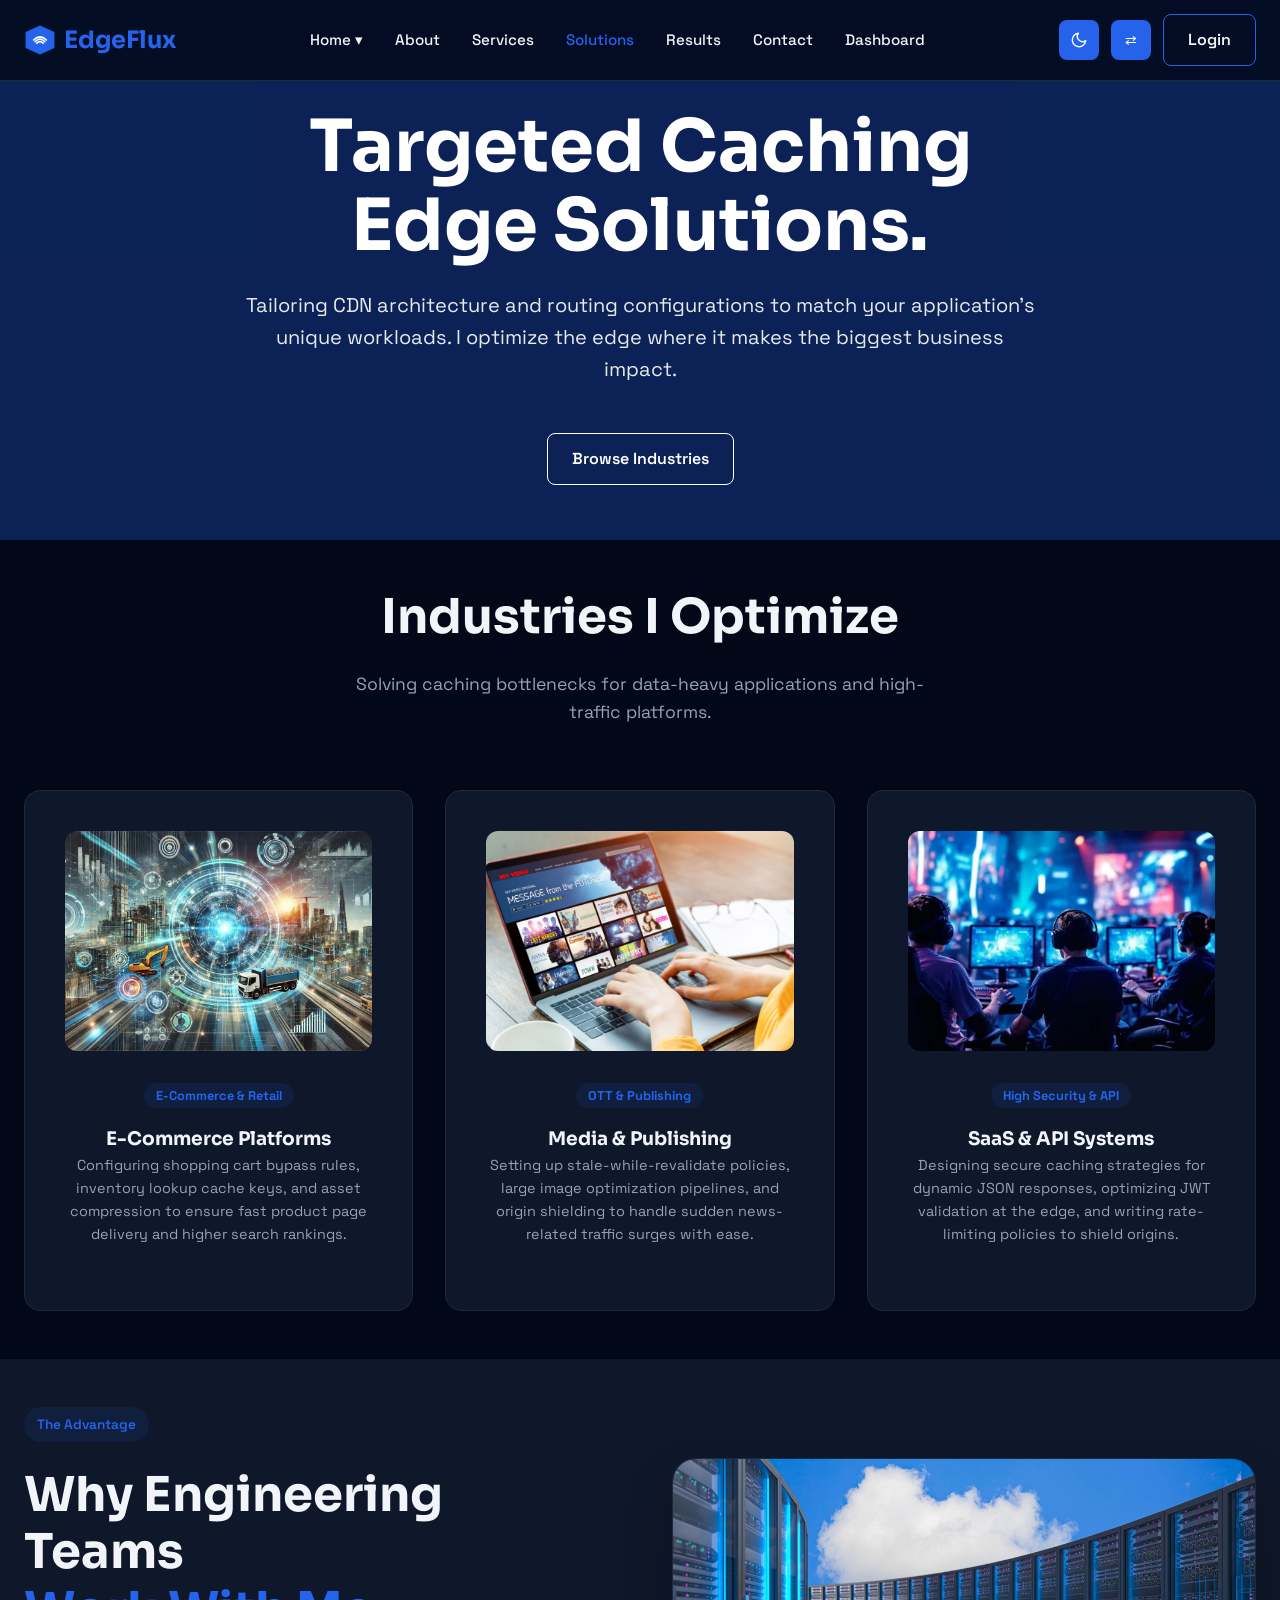
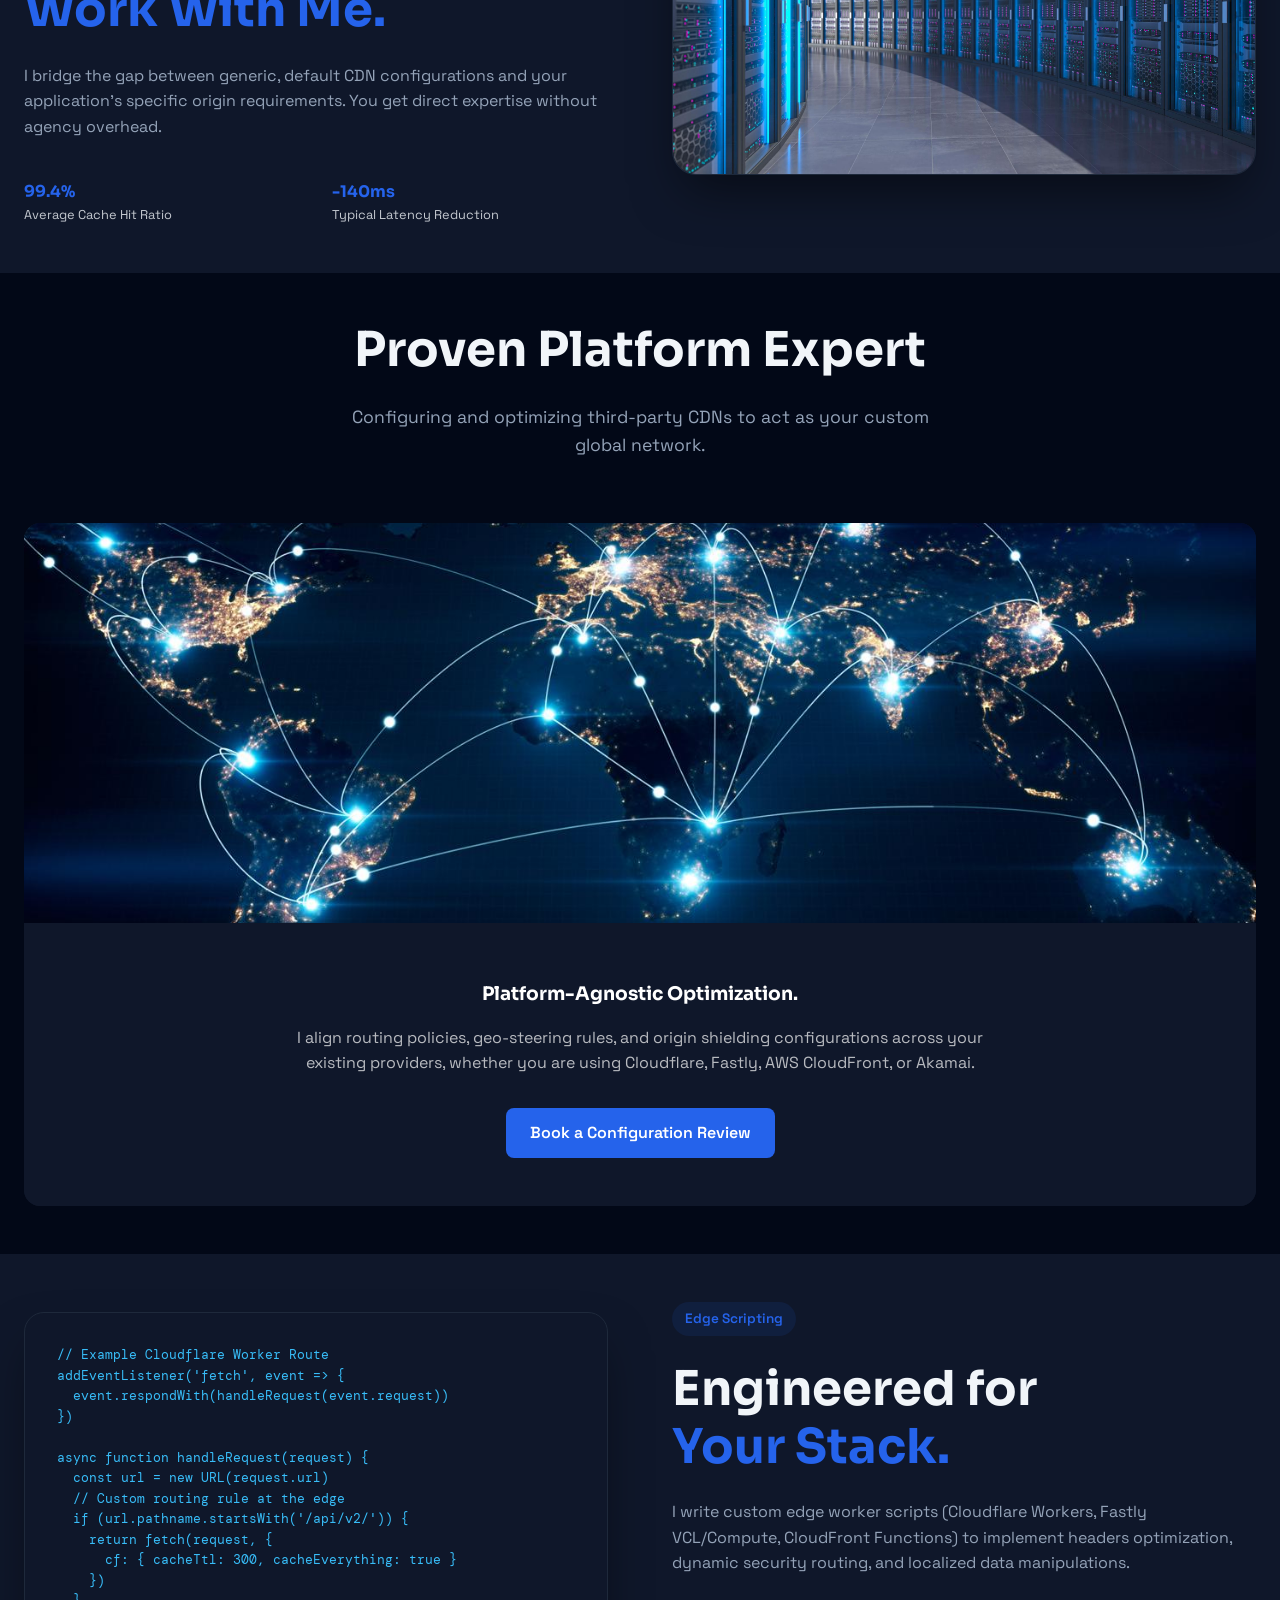
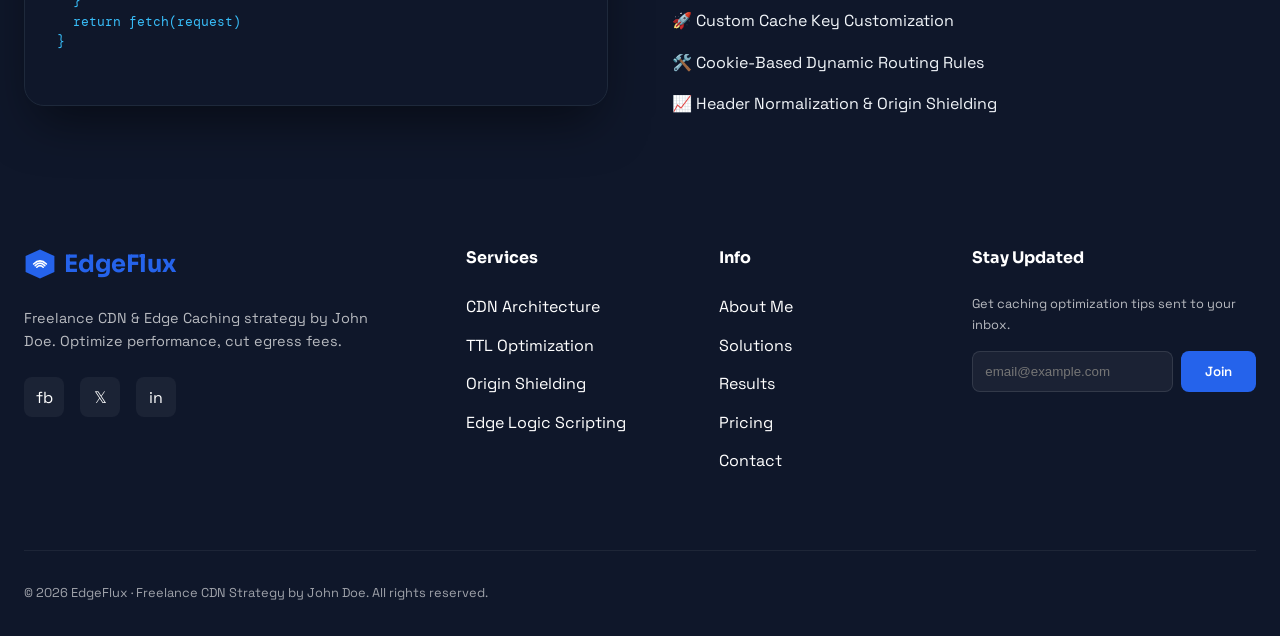
<file: solutions.html>
<!DOCTYPE html>
<html lang="en" data-theme="dark" dir="ltr">

<head>
    <meta charset="UTF-8">
    <meta name="viewport" content="width=device-width, initial-scale=1.0">
    <title>CDN & Caching Solutions for High-Traffic Verticals | EdgeFlux by John Doe</title>
    <meta name="description"
        content="Independent CDN optimization and cache strategy solutions. I help SaaS, E-commerce, Media, and Learning platforms optimize Cloudflare, Fastly, and CloudFront.">
    
    <!-- Favicon -->
    <link rel="icon"
        href="data:image/svg+xml,<svg xmlns=%22http://www.w3.org/2000/svg%22 viewBox=%220 0 100 100%22><polygon points=%2250,5 95,25 95,75 50,95 5,75 5,25%22 fill=%22%232563EB%22/><path d=%22M30,50 Q50,30 70,50 M35,55 Q50,40 65,55 M40,60 Q50,50 60,60%22 fill=%22none%22 stroke=%22white%22 stroke-width=%224%22/></svg>">
    
    <link rel="stylesheet" href="assets/css/style.css">
    <style>
        .solution-img {
            width: 100%;
            height: 220px;
            object-fit: cover;
            border-radius: 12px;
            margin-bottom: 1.5rem;
        }

        .benefit-tag {
            background: rgba(37, 99, 235, 0.1);
            color: var(--primary);
            padding: 0.25rem 0.75rem;
            border-radius: 20px;
            font-size: 0.8rem;
            font-weight: 700;
        }
    </style>
</head>

<body>

    <!-- Header -->
    <header>
        <div class="container">
            <nav class="nav-wrapper">
                <a href="index.html" class="logo">
                    <svg width="32" height="32" viewBox="0 0 100 100" fill="none" xmlns="http://www.w3.org/2000/svg">
                        <polygon points="50,5 95,25 95,75 50,95 5,75 5,25" fill="#2563EB" />
                        <path d="M30,50 Q50,30 70,50 M35,55 Q50,40 65,55 M40,60 Q50,50 60,60" stroke="white"
                            stroke-width="5" stroke-linecap="round" />
                    </svg>
                    EdgeFlux
                </a>
                <ul class="nav-links">
                    <li>
                        <a href="index.html">Home ▾</a>
                        <ul class="dropdown-menu">
                            <li><a href="index.html">Home 1</a></li>
                            <li><a href="home2.html">Home 2</a></li>
                        </ul>
                    </li>
                    <li><a href="about.html">About</a></li>
                    <li><a href="services.html">Services</a></li>
                    <li><a href="solutions.html" class="active" style="color: var(--primary);">Solutions</a></li>
                    <li><a href="results.html">Results</a></li>
                    <li><a href="contact.html">Contact</a></li>
                    <li><a href="dashboard.html">Dashboard</a></li>
                </ul>
                <div class="nav-controls">
                    <button class="btn-icon" id="theme-toggle" title="Toggle Theme">🌙</button>
                    <button class="btn-icon" id="rtl-toggle" title="Toggle RTL">⇄</button>
                    <a href="login.html" class="btn btn-outline">Login</a>
                    <button class="btn-icon mobile-toggle" id="menu-toggle">☰</button>
                </div>
            </nav>
        </div>
    </header>

    <!-- Mobile Navigation Overlay -->
    <div id="mobile-nav" class="mobile-nav-overlay">
        <div class="mobile-nav-header">
            <a href="index.html" class="logo">
                <svg width="32" height="32" viewBox="0 0 100 100" fill="none" xmlns="http://www.w3.org/2000/svg">
                    <polygon points="50,5 95,25 95,75 50,95 5,75 5,25" fill="#2563EB" />
                    <path d="M30,50 Q50,30 70,50 M35,55 Q50,40 65,55 M40,60 Q50,50 60,60" stroke="white"
                        stroke-width="5" stroke-linecap="round" />
                </svg>
                EdgeFlux
            </a>
            <button class="btn-icon" id="close-menu"
                style="background:none; border:none; font-size: 1.5rem; color: var(--text);">✕</button>
        </div>
        <div class="mobile-nav-content">
            <ul class="mobile-links">
                <li><a href="index.html">Home 1</a></li>
                <li><a href="home2.html">Home 2</a></li>
                <li><a href="about.html">About</a></li>
                <li><a href="services.html">Services</a></li>
                <li><a href="solutions.html">Solutions</a></li>
                <li><a href="results.html">Results</a></li>
                <li><a href="contact.html">Contact</a></li>
                <li><a href="dashboard.html">Dashboard</a></li>
            </ul>
        </div>
        <div class="mobile-nav-footer">
            <div class="mobile-controls">
                <button class="btn-icon" id="theme-toggle-mob" title="Toggle Theme">🌙</button>
                <button class="btn-icon" id="rtl-toggle-mob" title="Toggle RTL">⇄</button>
            </div>
            <a href="login.html" class="btn btn-primary" style="justify-content: center;">Login</a>
        </div>
    </div>

    <!-- Hero Section -->
    <section class="hero" style="min-height: 60vh; background-color: #2563EB; color: white; text-align: center;">
        <div class="container">
            <div class="fade-in" style="max-width: 800px; margin: 0 auto;">
                <h1 style="color: white; font-size: clamp(3rem, 6vw, 4.5rem); margin-bottom: 1.5rem;">Targeted Caching
                    <br>Edge Solutions.
                </h1>
                <p style="color: rgba(255,255,255,0.9); font-size: 1.25rem; margin-bottom: 3rem;">Tailoring CDN architecture and routing configurations to match your application's unique workloads. I optimize the edge where it makes the biggest business impact.</p>
                <div style="display: flex; justify-content: center; gap: 1rem;">
                    <a href="#verticals" class="btn btn-outline" style="border-color: white; color: white;">Browse Industries</a>
                </div>
            </div>
        </div>
    </section>

    <!-- Solutions Vertical Section -->
    <section id="verticals" class="solutions-expertise">
        <div class="container">
            <div class="section-header" style="text-align: center; margin-bottom: 4rem;">
                <h2 class="fade-in">Industries I Optimize</h2>
                <p style="color: var(--muted); max-width: 600px; margin: 1rem auto 0; font-size: 1.1rem;">
                    Solving caching bottlenecks for data-heavy applications and high-traffic platforms.
                </p>
            </div>
            <div class="grid-cards">
                <div class="card fade-in" style="text-align: center;">
                    <img src="assets/images/ecomm.jpg" alt="E-Commerce" class="solution-img">
                    <span class="benefit-tag">E-Commerce & Retail</span>
                    <h3 style="margin-top: 1rem;">E-Commerce Platforms</h3>
                    <p style="font-size: 0.9rem; color: var(--muted); margin-bottom: 1.5rem;">Configuring shopping cart bypass rules, inventory lookup cache keys, and asset compression to ensure fast product page delivery and higher search rankings.</p>
                </div>
                <div class="card fade-in" style="text-align: center;">
                    <img src="assets/images/media.jpg" alt="Streaming" class="solution-img">
                    <span class="benefit-tag">OTT & Publishing</span>
                    <h3 style="margin-top: 1rem;">Media & Publishing</h3>
                    <p style="font-size: 0.9rem; color: var(--muted); margin-bottom: 1.5rem;">Setting up stale-while-revalidate policies, large image optimization pipelines, and origin shielding to handle sudden news-related traffic surges with ease.</p>
                </div>
                <div class="card fade-in" style="text-align: center;">
                    <img src="assets/images/igame.jpg" alt="Fintech" class="solution-img">
                    <span class="benefit-tag">High Security & API</span>
                    <h3 style="margin-top: 1rem;">SaaS & API Systems</h3>
                    <p style="font-size: 0.9rem; color: var(--muted); margin-bottom: 1.5rem;">Designing secure caching strategies for dynamic JSON responses, optimizing JWT validation at the edge, and writing rate-limiting policies to shield origins.</p>
                </div>
            </div>
        </div>
    </section>

    <!-- The Edge Advantage -->
    <section style="background: var(--card);">
        <div class="container">
            <div class="feature-grid fade-in">
                <div class="feature-text">
                    <span class="badge">The Advantage</span>
                    <h2>Why Engineering Teams <br><span style="color: var(--primary);">Work With Me.</span></h2>
                    <p style="color: var(--muted); margin-bottom: 2.5rem;">I bridge the gap between generic, default CDN configurations and your application's specific origin requirements. You get direct expertise without agency overhead.</p>
                    <div style="display: grid; grid-template-columns: 1fr 1fr; gap: 2rem;">
                        <div class="stat-item">
                            <h4 style="color: var(--primary);">99.4%</h4>
                            <p style="font-size: 0.8rem;">Average Cache Hit Ratio</p>
                        </div>
                        <div class="stat-item">
                            <h4 style="color: var(--primary);">-140ms</h4>
                            <p style="font-size: 0.8rem;">Typical Latency Reduction</p>
                        </div>
                    </div>
                </div>
                <div class="feature-img">
                    <img src="assets/images/solution-img.jpg" alt="Global Connectivity">
                </div>
            </div>
        </div>
    </section>

    <!-- Global Deployment -->
    <section>
        <div class="container">
            <div class="section-header" style="text-align: center; margin-bottom: 4rem;">
                <h2 class="fade-in">Proven Platform Expert</h2>
                <p style="color: var(--muted); max-width: 600px; margin: 1rem auto 0; font-size: 1.1rem;">
                    Configuring and optimizing third-party CDNs to act as your custom global network.
                </p>
            </div>
            <div class="card fade-in" style="padding: 0; overflow: hidden; border: none;">
                <img src="assets/images/deploy.jpg" alt="Network Map"
                    style="width: 100%; height: 400px; object-fit: cover;">
                <div style="padding: 3rem; background: var(--secondary); color: white; text-align: center;">
                    <h3>Platform-Agnostic Optimization.</h3>
                    <p style="opacity: 0.7; max-width: 700px; margin: 1rem auto 2rem;">I align routing policies, geo-steering rules, and origin shielding configurations across your existing providers, whether you are using Cloudflare, Fastly, AWS CloudFront, or Akamai.</p>
                    <a href="contact.html" class="btn btn-primary">Book a Configuration Review</a>
                </div>
            </div>
        </div>
    </section>

    <!-- Developer First Edge scripting -->
    <section style="background: var(--card);">
        <div class="container">
            <div class="feature-grid fade-in">
                <div class="feature-img" style="background: #0F172A; padding: 2rem; border-radius: 20px;">
                    <pre style="color: #38BDF8; font-family: 'DM Mono', monospace; font-size: 0.8rem; overflow-x: auto;">
// Example Cloudflare Worker Route
addEventListener('fetch', event => {
  event.respondWith(handleRequest(event.request))
})

async function handleRequest(request) {
  const url = new URL(request.url)
  // Custom routing rule at the edge
  if (url.pathname.startsWith('/api/v2/')) {
    return fetch(request, {
      cf: { cacheTtl: 300, cacheEverything: true }
    })
  }
  return fetch(request)
}
                    </pre>
                </div>
                <div class="feature-text">
                    <span class="badge">Edge Scripting</span>
                    <h2>Engineered for <br><span style="color: var(--primary);">Your Stack.</span></h2>
                    <p style="color: var(--muted); margin-bottom: 2rem;">I write custom edge worker scripts (Cloudflare Workers, Fastly VCL/Compute, CloudFront Functions) to implement headers optimization, dynamic security routing, and localized data manipulations.</p>
                    <ul style="list-style: none; display: grid; gap: 1rem;">
                        <li>🚀 Custom Cache Key Customization</li>
                        <li>🛠️ Cookie-Based Dynamic Routing Rules</li>
                        <li>📈 Header Normalization & Origin Shielding</li>
                    </ul>
                </div>
            </div>
        </div>
    </section>

    <!-- Footer -->
    <footer>
        <div class="container">
            <div class="footer-grid">
                <div class="footer-col">
                    <a href="index.html" class="logo" style="margin-bottom: 1.5rem;">
                        <svg width="32" height="32" viewBox="0 0 100 100" fill="none"
                            xmlns="http://www.w3.org/2000/svg">
                            <polygon points="50,5 95,25 95,75 50,95 5,75 5,25" fill="#2563EB" />
                            <path d="M30,50 Q50,30 70,50 M35,55 Q50,40 65,55 M40,60 Q50,50 60,60" stroke="white"
                                stroke-width="5" stroke-linecap="round" />
                        </svg>
                        EdgeFlux
                    </a>
                    <p style="opacity: 0.7; font-size: 0.9rem;">Freelance CDN & Edge Caching strategy by John Doe. Optimize performance, cut egress fees.</p>
                    <div class="social-icons">
                        <a href="#" class="social-icon">fb</a>
                        <a href="#" class="social-icon">𝕏</a>
                        <a href="#" class="social-icon">in</a>
                    </div>
                </div>
                <div class="footer-col">
                    <h4>Services</h4>
                    <ul class="footer-links">
                        <li><a href="services.html">CDN Architecture</a></li>
                        <li><a href="services.html">TTL Optimization</a></li>
                        <li><a href="services.html">Origin Shielding</a></li>
                        <li><a href="services.html">Edge Logic Scripting</a></li>
                    </ul>
                </div>
                <div class="footer-col">
                    <h4>Info</h4>
                    <ul class="footer-links">
                        <li><a href="about.html">About Me</a></li>
                        <li><a href="solutions.html">Solutions</a></li>
                        <li><a href="results.html">Results</a></li>
                        <li><a href="pricing.html">Pricing</a></li>
                        <li><a href="contact.html">Contact</a></li>
                    </ul>
                </div>
                <div class="footer-col">
                    <h4>Stay Updated</h4>
                    <p style="font-size: 0.8rem; margin-bottom: 1rem; opacity: 0.7;">Get caching optimization tips sent to your inbox.</p>
                    <form style="display: flex; gap: 0.5rem;">
                        <input type="email" placeholder="email@example.com"
                            style="background: rgba(255,255,255,0.05); border: 1px solid rgba(255,255,255,0.1); padding: 0.75rem; border-radius: 8px; flex: 1; color: white;">
                        <button class="btn btn-primary">Join</button>
                    </form>
                </div>
            </div>
            <div
                style="border-top: 1px solid rgba(255,255,255,0.1); padding-top: 2rem; display: flex; justify-content: space-between; font-size: 0.8rem; opacity: 0.6;">
                <p>© 2026 EdgeFlux · Freelance CDN Strategy by John Doe. All rights reserved.</p>
            </div>
        </div>
    </footer>

    <button id="back-to-top">↑</button>
    <script src="assets/js/main.js"></script>
</body>

</html>
</file>
<file: assets/css/style.css>
/* 
  EdgeFlux - CDN & Edge Caching Strategist Template
  Primary Color: #2563EB
  Secondary Color: #0F172A
  Accent: #06B6D4
*/

@import url('https://fonts.googleapis.com/css2?family=Sora:wght@400;600;700&family=Space+Grotesk:wght@400;500;600&family=DM+Mono:wght@400;500&display=swap');

:root {
    --primary: #2563EB;
    --primary-hover: #1D4ED8;
    --secondary: #0F172A;
    --accent: #06B6D4;
    --success: #10B981;
    --warning: #F59E0B;
    --danger: #EF4444;

    --bg-light: #F8FAFC;
    --text-light: #0F172A;
    --card-light: #FFFFFF;
    --border-light: #E2E8F0;

    --bg-dark: #020817;
    --text-dark: #F1F5F9;
    --card-dark: #0F172A;
    --border-dark: #1E293B;

    --transition: all 0.3s cubic-bezier(0.4, 0, 0.2, 1);
    --container: 1280px;
}

/* Theme Application */
[data-theme="light"] {
    --bg: var(--bg-light);
    --bg-rgb: 248, 250, 252;
    --text: var(--text-light);
    --card: var(--card-light);
    --border: var(--border-light);
    --muted: #64748B;
}

[data-theme="dark"] {
    --bg: var(--bg-dark);
    --bg-rgb: 2, 8, 23;
    --text: var(--text-dark);
    --card: var(--card-dark);
    --border: var(--border-dark);
    --muted: #94A3B8;
}

[data-theme="dark"] .btn-icon,
[data-theme="dark"] #theme-toggle,
[data-theme="dark"] #rtl-toggle {
    color: white !important;
    border-color: rgba(255, 255, 255, 0.2);
}


/* Base Styles */
* {
    margin: 0;
    padding: 0;
    box-sizing: border-box;
}

html {
    scroll-behavior: smooth;
}

body {
    font-family: 'Space Grotesk', sans-serif;
    background-color: var(--bg);
    color: var(--text);
    line-height: 1.6;
    transition: var(--transition);
}

h1,
h2,
h3,
h4,
h5,
h6 {
    font-family: 'Sora', sans-serif;
    font-weight: 700;
}

h2 {
    font-size: clamp(2.25rem, 5vw, 3rem);
    line-height: 1.2;
    margin-bottom: 1.5rem;
}

code,
pre {
    font-family: 'DM Mono', monospace;
}

a {
    text-decoration: none;
    color: inherit;
    transition: var(--transition);
}

a:hover {
    text-decoration: none;
}

button {
    cursor: pointer;
    border: none;
    outline: none;
    font-family: inherit;
}

/* Layout */
.container {
    max-width: var(--container);
    margin: 0 auto;
    padding: 0 1.5rem;
}

section {
    padding: 3rem 0;
}


/* Navigation */
header {
    position: fixed;
    top: 0;
    width: 100%;
    z-index: 1000;
    backdrop-filter: blur(12px);
    -webkit-backdrop-filter: blur(12px);
    border-bottom: 1px solid var(--border);
    background: rgba(var(--bg-rgb), 0.8);
    transition: var(--transition);
}

header.scrolled {
    padding: 0.5rem 0;
    background: var(--bg);
}

.nav-wrapper {
    display: flex;
    justify-content: space-between;
    align-items: center;
    height: 80px;
}

.logo {
    display: flex;
    align-items: center;
    gap: 0.5rem;
    font-family: 'Sora', sans-serif;
    font-weight: 700;
    font-size: 1.5rem;
    color: var(--primary);
}

.logo:hover {
    text-decoration: none;
    color: var(--primary);
}

footer .logo {
    color: #2563eb;
}

.nav-links {
    display: flex;
    gap: 2rem;
    align-items: center;
    list-style: none;
}

.nav-links li {
    position: relative;
    list-style: none;
}

.nav-links a {
    font-weight: 500;
    font-size: 0.95rem;
}

.nav-links a:hover,
.nav-links a.active {
    color: var(--primary);
}

#mobile-nav .active {
    color: var(--primary);
}

/* Mobile Nav Overlay */
.mobile-nav-overlay {
    position: fixed;
    top: 0;
    right: -100%;
    width: 100%;
    height: 100vh;
    background: var(--bg);
    z-index: 2000;
    transition: all 0.4s cubic-bezier(0.4, 0, 0.2, 1);
    display: flex;
    flex-direction: column;
    overflow-y: auto; /* Main scrollbar */
    -webkit-overflow-scrolling: touch;
}

.mobile-nav-header {
    display: flex;
    justify-content: space-between;
    align-items: center;
    padding: 0.75rem 1.5rem; /* Reduced from 1.25rem */
    border-bottom: 1px solid var(--border);
}

.mobile-nav-content {
    padding: 1rem 1.5rem;
    /* Removed flex: 1 and overflow-y: auto to allow whole menu scroll */
}

.mobile-nav-footer {
    padding: 2rem 1.5rem;
    border-top: 1px solid var(--border);
    display: flex;
    flex-direction: column;
    align-items: center; /* Center the login button and controls */
    gap: 1rem;
}

.mobile-nav-footer .btn-primary {
    width: auto;
    min-width: 160px; /* Reduced width */
    justify-content: center;
}

.mobile-controls {
    display: flex;
    gap: 0.75rem;
    justify-content: center;
}

.mobile-controls .btn-icon {
    width: 40px;
    height: 40px;
    background: var(--card);
}

.mobile-nav-overlay.active {
    right: 0;
}

.mobile-links {
    list-style: none;
    text-align: center;
}

.mobile-links li {
    margin-bottom: 2rem;
}

.mobile-links a {
    font-size: 1.25rem;
    font-weight: 600;
    display: block;
    padding: 0.5rem 0;
}

@media (min-width: 1025px) {
    .mobile-nav-overlay {
        display: none !important;
    }
}


/* Dropdown */
.dropdown-menu {
    position: absolute;
    top: 100%;
    left: 0;
    background: var(--card);
    border: 1px solid var(--border);
    border-radius: 12px;
    padding: 1rem;
    min-width: 200px;
    box-shadow: 0 10px 25px rgba(0, 0, 0, 0.1);
    opacity: 0;
    visibility: hidden;
    transform: translateY(10px);
    transition: var(--transition);
    z-index: 1000;
    list-style: none;
}

.nav-links li:hover .dropdown-menu {
    opacity: 1;
    visibility: visible;
    transform: translateY(0);
}

.dropdown-menu li {
    margin-bottom: 0.5rem;
    list-style: none;
}

.dropdown-menu a {
    display: block;
    padding: 0.5rem;
    border-radius: 6px;
    font-size: 0.9rem;
}

.dropdown-menu a:hover {
    background: rgba(37, 99, 235, 0.05);
}

.nav-controls {
    display: flex;
    gap: 0.75rem;
    align-items: center;
}

/* Buttons */
.btn {
    padding: 0.75rem 1.5rem;
    border-radius: 8px;
    font-weight: 600;
    transition: var(--transition);
    display: inline-flex;
    align-items: center;
    gap: 0.5rem;
}

.btn-primary {
    background-color: var(--primary);
    color: white;
}

.btn-primary:hover {
    background-color: var(--primary-hover);
    transform: translateY(-2px);
}

.btn-outline {
    background: transparent;
    border: 1px solid #2563eb;
}


.btn-outline:hover {
    color: var(--primary);
}

.btn-icon {
    width: 40px;
    height: 40px;
    display: flex;
    align-items: center;
    justify-content: center;
    border-radius: 8px;
    background: var(--card);
    border: 1px solid var(--border);
    transition: var(--transition);
}

#theme-toggle,
#rtl-toggle,
#theme-toggle-mob,
#rtl-toggle-mob {
    background-color: #2563eb;
    color: white !important;
    border: none;
    font-size: 0.9rem;
}

#theme-toggle:hover,
#rtl-toggle:hover,
#theme-toggle-mob:hover,
#rtl-toggle-mob:hover {
    background-color: var(--primary-hover);
    transform: translateY(-2px);
}

/* Replace emoji theme toggle with a small SVG icon for a more professional look
   The button text (emoji) is hidden via font-size:0; the ::before pseudo-element shows an SVG. */
#theme-toggle,
#theme-toggle-mob {
    font-size: 0; /* hide fallback emoji text */
    position: relative;
}

#theme-toggle::before,
#theme-toggle-mob::before {
    content: "";
    display: inline-block;
    width: 18px;
    height: 18px;
    background-image: url("data:image/svg+xml;utf8,<svg xmlns='http://www.w3.org/2000/svg' viewBox='0 0 24 24' fill='none' stroke='white' stroke-width='1.8' stroke-linecap='round' stroke-linejoin='round'><path d='M21 12.79A9 9 0 1 1 11.21 3 7 7 0 0 0 21 12.79z'/></svg>");
    background-size: contain;
    background-repeat: no-repeat;
    background-position: center;
}

.grid-cards-responsive {
    display: grid;
    grid-template-columns: repeat(3, 1fr);
    gap: 2rem;
}

@media (max-width: 1024px) {
    .grid-cards-responsive {
        grid-template-columns: 1fr;
    }
}

/* Hero Section */
.hero {
    min-height: 90vh;
    display: flex;
    align-items: center;
    padding-top: 100px;
    position: relative;
    overflow: hidden;
    background-size: cover;
    background-position: center;
    background-repeat: no-repeat;
}

.hero::before {
    content: '';
    position: absolute;
    top: 0;
    left: 0;
    width: 100%;
    height: 100%;
    background: rgba(2, 8, 23, 0.7);
    z-index: 0;
}


.hero-content {
    position: relative;
    z-index: 1;
    max-width: 800px;
    margin: 0 auto;
    text-align: center;
    color: white;
}


.hero h1,
.hero p {
    color: white;
}

.hero .btn {
    transition: all 0.4s cubic-bezier(0.175, 0.885, 0.32, 1.275);
}

.hero .btn:hover {
    transform: translateY(-5px) scale(1.02);
    box-shadow: 0 20px 40px rgba(0, 0, 0, 0.2);
    filter: brightness(0.95);
}

.hero .btn-outline {
    border-color: rgba(255, 255, 255, 0.3);
    color: white;
    transition: all 0.4s cubic-bezier(0.175, 0.885, 0.32, 1.275);
}

.hero .btn-outline:hover {
    background: white !important;
    color: var(--primary) !important;
    transform: translateY(-5px) scale(1.02);
    box-shadow: 0 20px 40px rgba(0, 0, 0, 0.2);
}

.hero-actions {
    display: flex;
    justify-content: center;
    gap: 1rem;
    margin-top: 2rem;
}




.hero h1 {
    font-size: clamp(2.5rem, 5vw, 4.5rem);
    line-height: 1.1;
    margin-bottom: 1.5rem;
}

.hero p {
    font-size: 1.25rem;
    color: #fff;
    margin-bottom: 2.5rem;
}


.badge {
    display: inline-flex;
    align-items: center;
    gap: 0.5rem;
    padding: 0.4rem 0.8rem;
    border-radius: 20px;
    font-size: 0.85rem;
    font-weight: 600;
    background: rgba(37, 99, 235, 0.1);
    color: var(--primary);
    margin-bottom: 1.5rem;
}

.badge.success {
    background: rgba(16, 185, 129, 0.1);
    color: var(--success);
}

/* Stats Bar */
.stats-bar {
    background: var(--secondary);
    color: white;
    padding: 2rem 0;
}

.stats-grid {
    display: grid;
    grid-template-columns: repeat(auto-fit, minmax(200px, 1fr));
    gap: 2rem;
    text-align: center;
}

.stat-item h3 {
    font-size: 2rem;
    color: var(--accent);
}

.stat-item p {
    font-size: 0.9rem;
    opacity: 0.8;
}

/* Feature Sections */
.feature-section {
    padding: 4rem 0;
}


.feature-grid {
    display: grid;
    grid-template-columns: 1fr 1fr;
    gap: 4rem;
    align-items: center;
}

.feature-img {
    border-radius: 24px;
    overflow: hidden;
    border: 1px solid var(--border);
    box-shadow: 0 25px 50px -12px rgba(0, 0, 0, 0.5);
}

.feature-img img {
    width: 100%;
    height: auto;
    display: block;
    transition: var(--transition);
}

.feature-img:hover img {
    transform: scale(1.05);
}

@media (max-width: 992px) {
    .feature-grid {
        grid-template-columns: 1fr;
        gap: 2rem;
        text-align: center;
    }

    .feature-grid.reverse .feature-img {
        order: -1;
    }
}


/* Cards */
.grid-cards {
    display: grid;
    grid-template-columns: repeat(auto-fit, minmax(280px, 1fr));
    gap: 2rem;
}

.card {
    background: var(--card);
    border: 1px solid var(--border);
    padding: 2.5rem;
    border-radius: 16px;
    transition: var(--transition);
}

.card:hover {
    border-color: var(--primary);
    transform: translateY(-5px);
    box-shadow: 0 20px 40px rgba(0, 0, 0, 0.1);
}

/* Dashboard Widget Mock */
.dashboard-mock {
    background: var(--secondary);
    border-radius: 16px;
    padding: 2rem;
    color: white;
    box-shadow: 0 40px 80px rgba(0, 0, 0, 0.3);
}

.mock-header {
    display: flex;
    justify-content: space-between;
    margin-bottom: 2rem;
}

.chart-placeholder {
    height: 150px;
    background: rgba(255, 255, 255, 0.05);
    border-radius: 8px;
    display: flex;
    align-items: flex-end;
    gap: 10px;
    padding: 15px;
}

.chart-bar {
    flex: 1;
    background: var(--primary);
    border-radius: 4px;
    transition: height 1s ease;
}

/* Footer */
footer {
    background: var(--secondary);
    color: white;
    padding: 5rem 0 2rem;
}

.author-info {
    display: flex;
    gap: 0.5rem;
    align-items: baseline;
}

@media (max-width: 1024px) {
    .author-info {
        flex-direction: column;
        gap: 0;
    }
}

.footer-grid {
    display: grid;
    grid-template-columns: 2fr 1fr 1fr 1.5fr;
    gap: 4rem;
    margin-bottom: 4rem;
}

.footer-col h4 {
    margin-bottom: 1.5rem;
    color: white;
}

.footer-links {
    list-style: none;
}

.footer-links li {
    margin-bottom: 0.8rem;
}

.footer-links a:hover {
    color: var(--primary);
    padding-left: 5px;
}

.social-icons {
    display: flex;
    gap: 1rem;
    margin-top: 1.5rem;
}

.social-icon {
    width: 40px;
    height: 40px;
    background: rgba(255, 255, 255, 0.05);
    display: flex;
    align-items: center;
    justify-content: center;
    border-radius: 8px;
}

.social-icon:hover {
    background: var(--primary);
    transform: translateY(-5px);
}

/* RTL Support */
[dir="rtl"] {
    text-align: right;
}

[dir="rtl"] .nav-links,
[dir="rtl"] .nav-controls {
    flex-direction: row-reverse;
}

/* RTL: About page timeline fix */
[dir="rtl"] .timeline-item {
    padding-right: 0;
    padding-left: 3rem;
}
[dir="rtl"] .timeline-item:nth-child(even) {
    margin-left: 0;
    margin-right: 50%;
    padding-right: 3rem;
    padding-left: 0;
}
[dir="rtl"] .timeline-dot {
    right: auto;
    left: -8px;
}
[dir="rtl"] .timeline-item:nth-child(even) .timeline-dot {
    left: auto;
    right: -8px;
}

/* Responsive */
@media (max-width: 1024px) {
    .nav-links {
        display: none;
    }

    .mobile-toggle {
        display: flex !important;
    }

    .nav-controls #theme-toggle,
    .nav-controls #rtl-toggle,
    .nav-controls .btn-outline {
        display: none !important;
    }

    .footer-grid {
        grid-template-columns: 1fr 1fr;
    }

    .nav-controls .btn-icon {
        width: 34px;
        height: 34px;
        font-size: 0.8rem;
    }

    .mobile-nav-header {
        padding: 1rem 1.5rem;
    }

    .mobile-nav-content {
        padding: 1rem 1.5rem;
    }

    /* Tab View Grids (One by one) */
    .about-collaborators .grid-cards,
    .services-sectors .grid-cards,
    .solutions-expertise .grid-cards,
    .home1-testimonials .grid-cards {
        grid-template-columns: 1fr;
    }

    /* Services 6 cards: 2 per row in Tab */
    .services-capabilities .grid-cards {
        grid-template-columns: repeat(2, 1fr) !important;
    }

    /* Services: What Clients Receive — 2 cards per row at tablet */
    .clients-receive-grid {
        grid-template-columns: repeat(2, 1fr) !important;
    }

    /* Home1: How I Engineer the Edge — 1 card per row on tablet */
    .home1-tech-grid {
        grid-template-columns: 1fr !important;
    }

    /* Home2: Recent Consulting Outcomes — 1 card per row on tablet */
    .home2-outcomes-grid {
        grid-template-columns: 1fr !important;
    }

    /* About: My Core Principles — center 3rd card at tablet */
    .about-principles-grid {
        grid-template-columns: repeat(2, 1fr);
        justify-content: center;
    }
    .about-principles-grid .card:nth-child(3):last-child {
        grid-column: 1 / -1;
        max-width: calc(50% - 1rem);
        margin: 0 auto;
    }

    .security-feature-grid .feature-text ul {
        justify-items: center;
        padding: 0;
        margin: 0 auto;
    }

    .security-feature-grid .feature-text li {
        justify-content: center;
        text-align: center;
    }
}

@media (max-width: 768px) {
    .mobile-toggle {
        display: flex !important;
    }

    .footer-grid {
        grid-template-columns: 1fr;
    }

    .hero h1 {
        font-size: 3rem;
    }

    .stats-grid {
        grid-template-columns: repeat(2, 1fr);
        gap: 1.5rem;
    }

    .home2-solutions-grid {
        grid-template-columns: 1fr !important;
    }

    .services-capabilities .grid-cards {
        grid-template-columns: 1fr !important;
    }

    /* Home1: stack hero buttons one per row */
    .hero-actions {
        flex-direction: column;
        align-items: center;
    }

    /* Home1: How I Engineer the Edge — 1 card per row on mobile */
    .home1-tech-grid {
        grid-template-columns: 1fr !important;
    }

    /* Home2: Recent Consulting Outcomes — 1 card per row on mobile */
    .home2-outcomes-grid {
        grid-template-columns: 1fr !important;
    }

    /* Services: What Clients Receive — 1 card per row on mobile */
    .clients-receive-grid {
        grid-template-columns: 1fr !important;
    }
}

@media (min-width: 1025px) {
    .mobile-toggle {
        display: none !important;
    }
}

/* Animations */
.fade-in {
    opacity: 0;
    transform: translateY(20px);
    transition: 0.6s ease-out;
}

.fade-in.visible {
    opacity: 1;
    transform: translateY(0);
}

/* Back to Top */
#back-to-top {
    position: fixed;
    bottom: 2rem;
    right: 2rem;
    width: 50px;
    height: 50px;
    background: var(--primary);
    color: white;
    border-radius: 50%;
    display: flex;
    align-items: center;
    justify-content: center;
    opacity: 0;
    visibility: hidden;
    transition: var(--transition);
    z-index: 1000;
}

#back-to-top.show {
    opacity: 1;
    visibility: visible;
}
</file>
